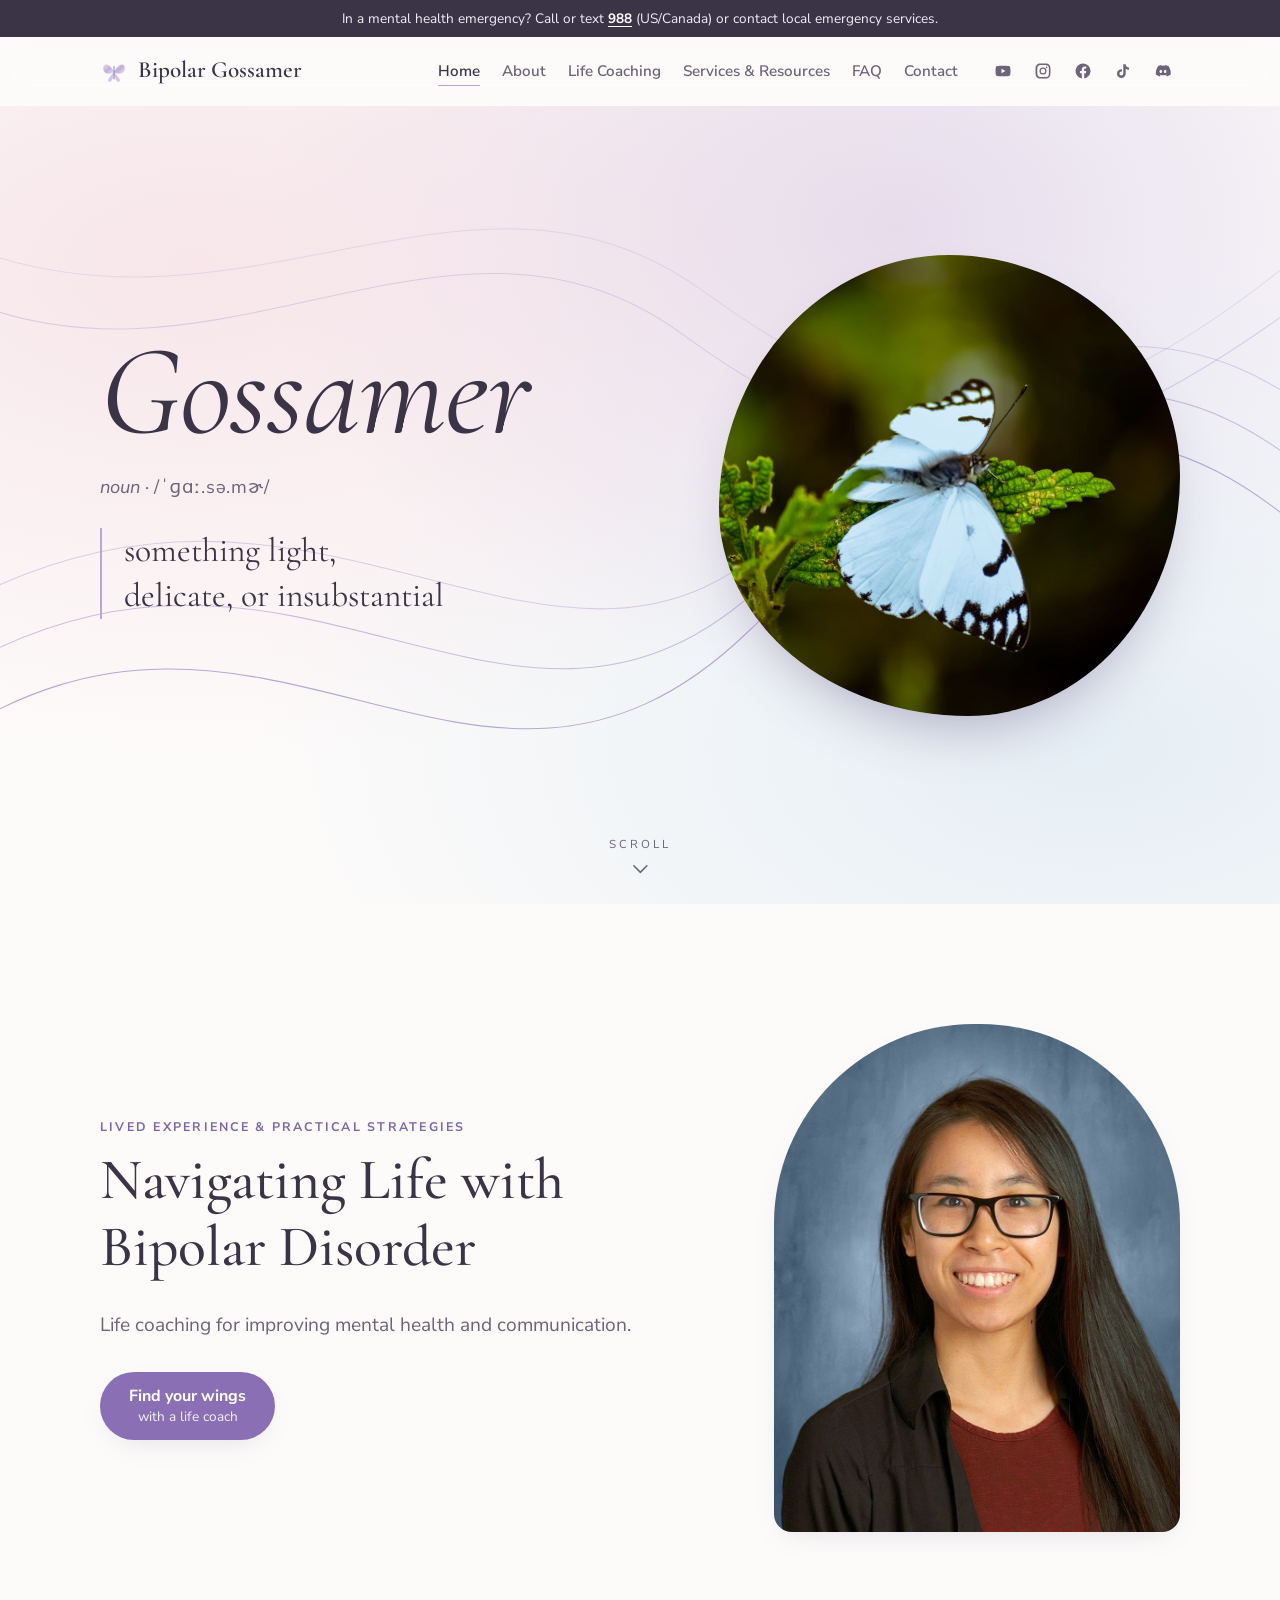
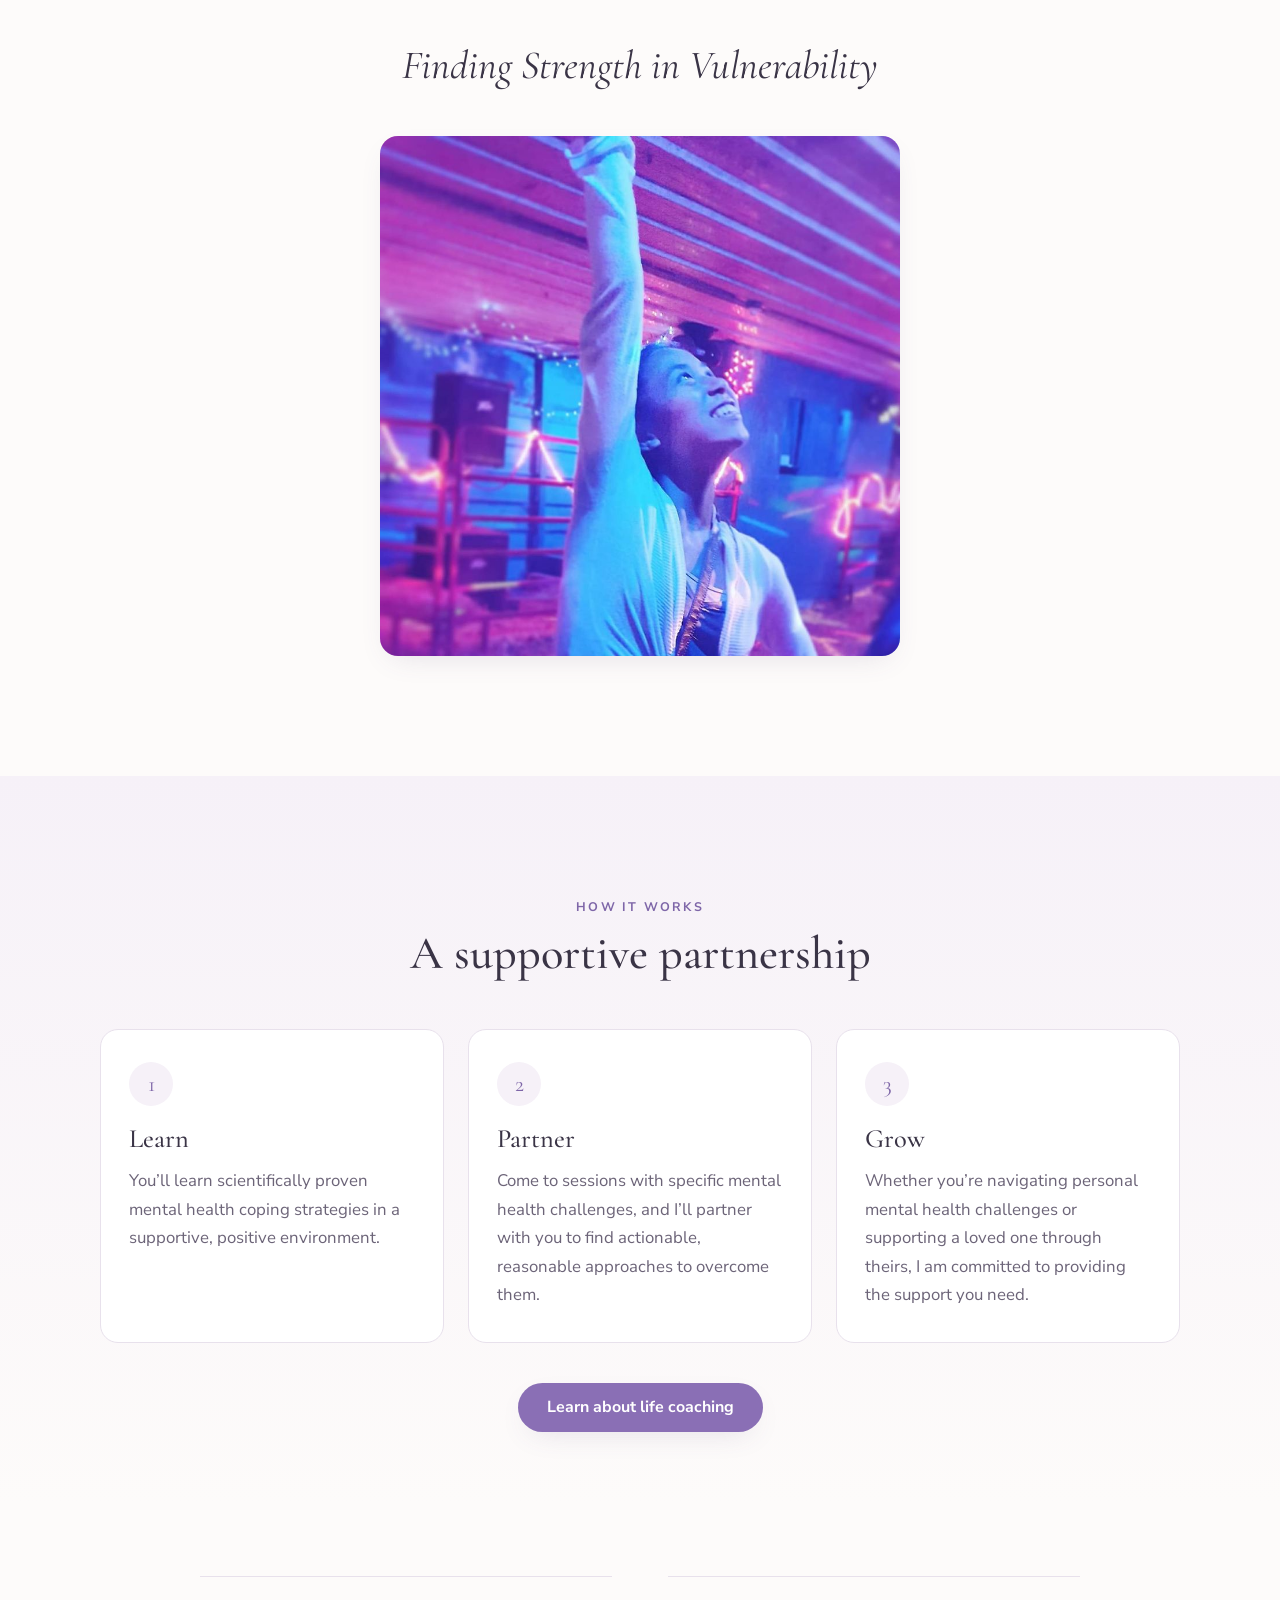
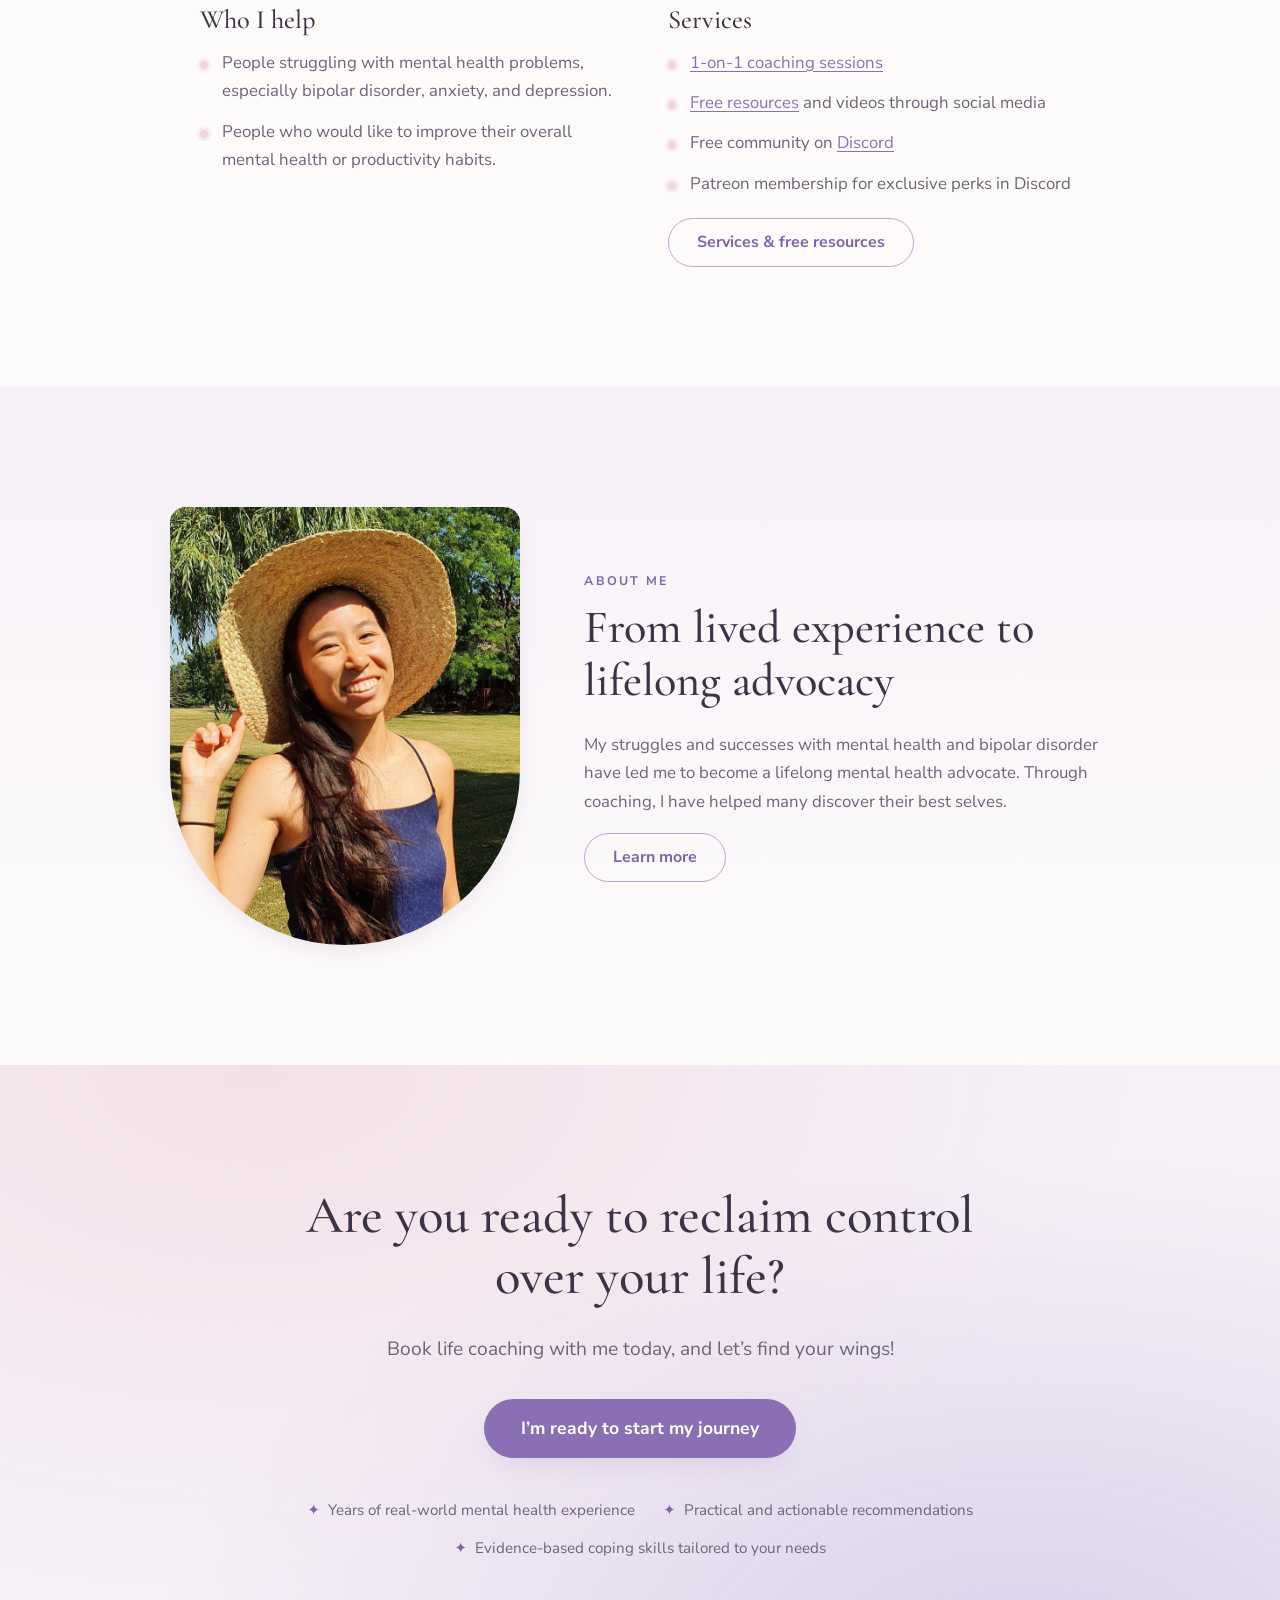
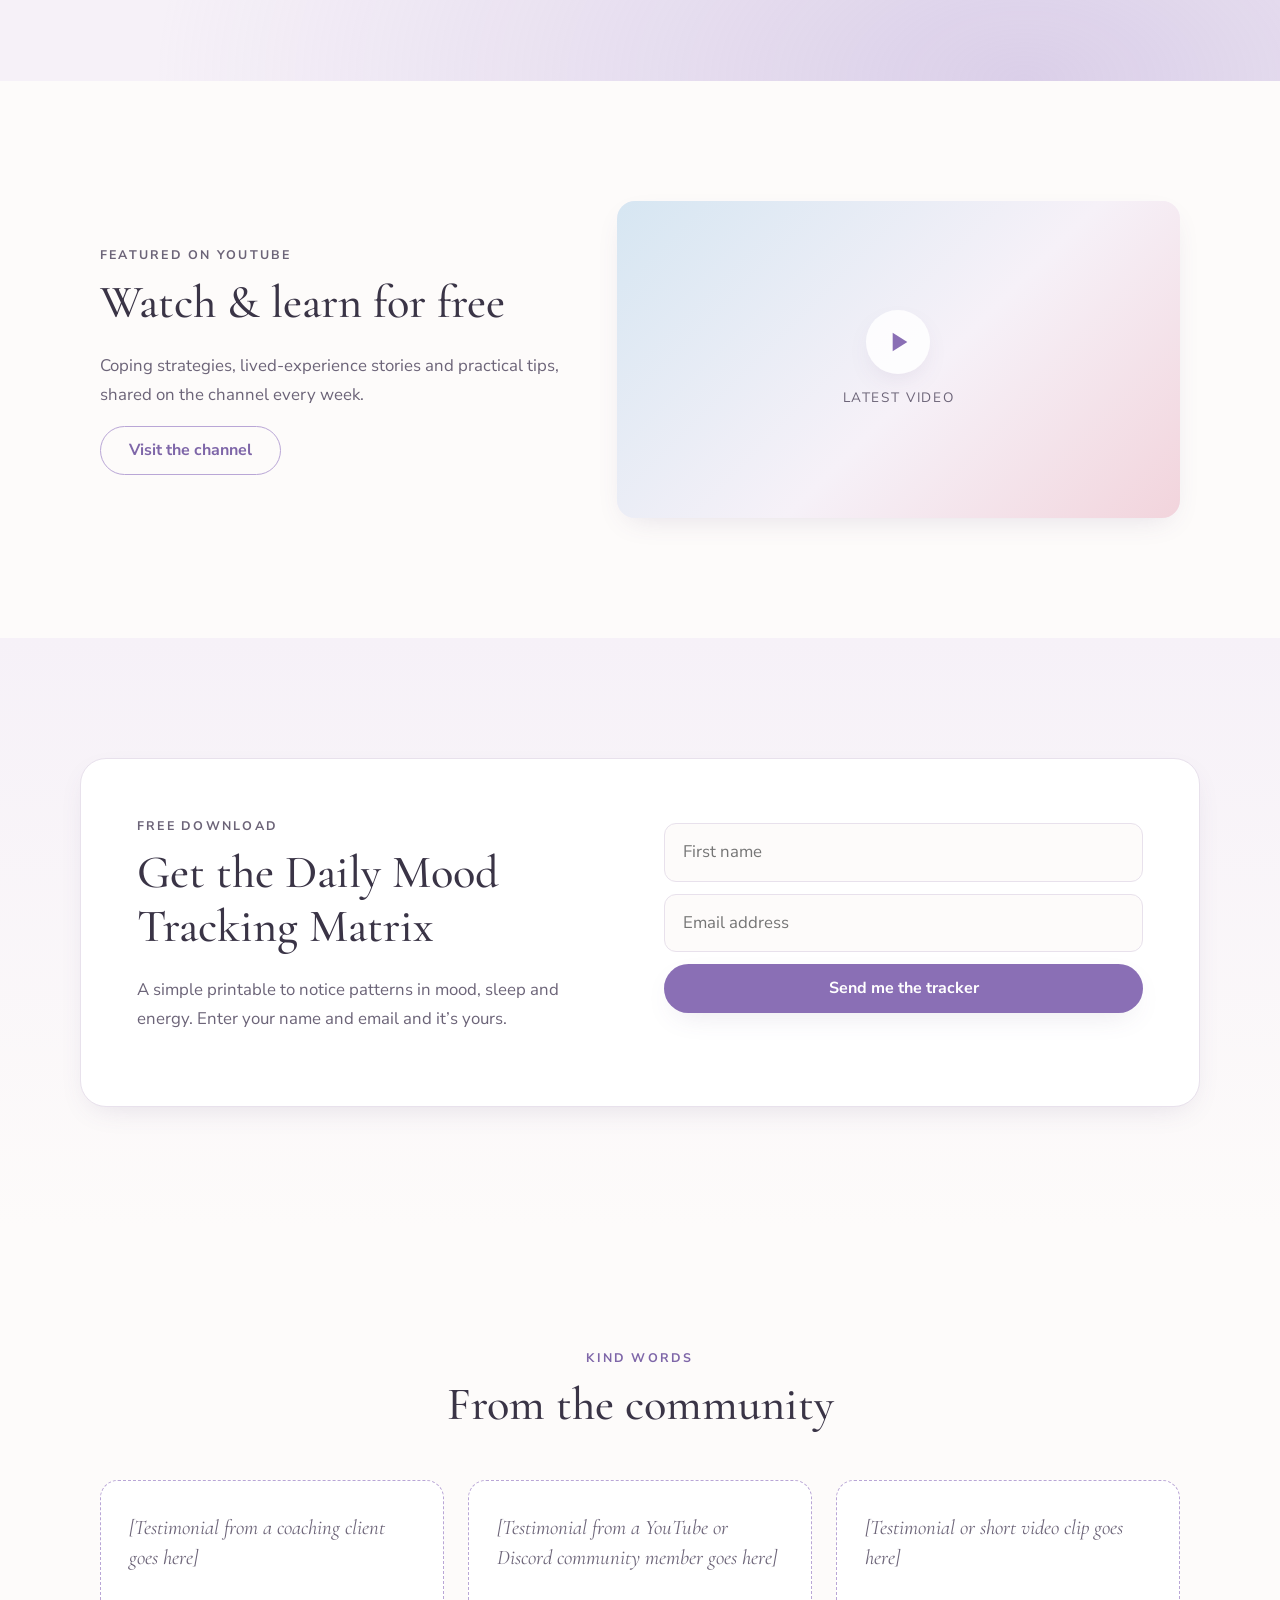
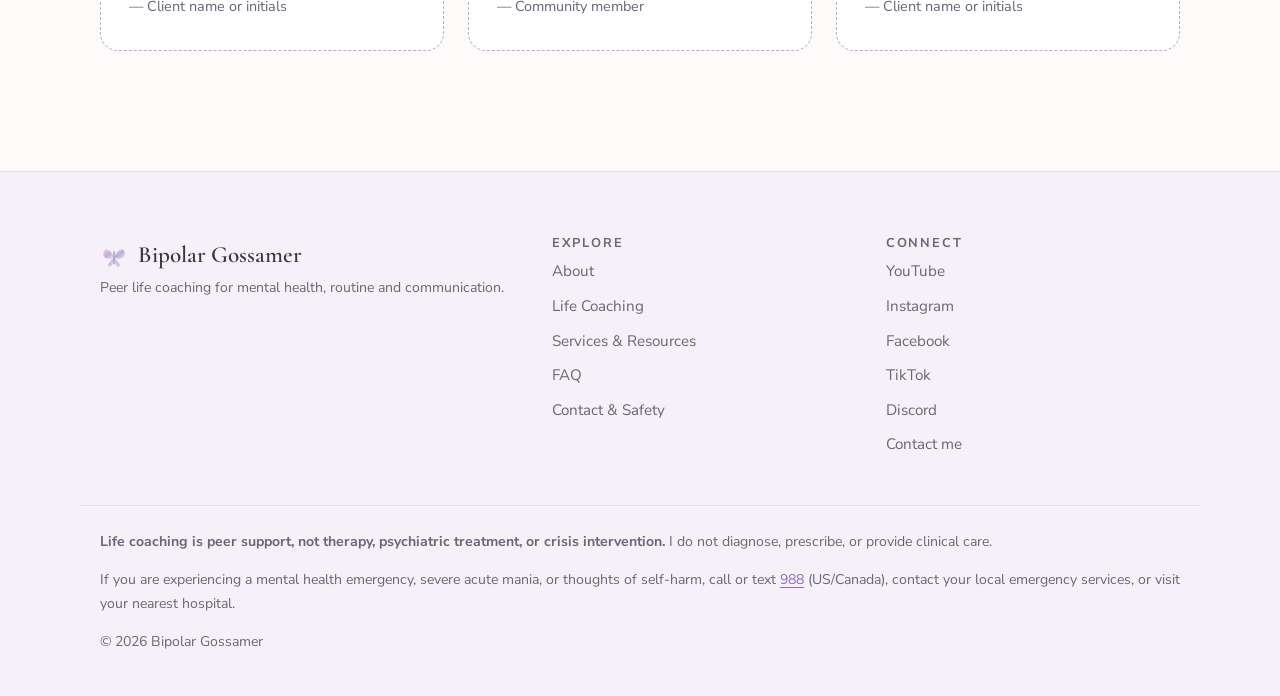
<file: index.html>
<!doctype html>
<html lang="en">
<head>
  <meta charset="utf-8">
  <meta name="viewport" content="width=device-width, initial-scale=1">
  <title>Bipolar Gossamer | Peer Life Coaching for Mental Health</title>
  <meta name="description" content="Navigating life with bipolar disorder: lived experience and practical strategies. Peer life coaching for mental health, routine and communication.">
  <meta property="og:title" content="Bipolar Gossamer | Find your wings">
  <meta property="og:description" content="Peer life coaching for bipolar disorder, anxiety, depression and everyday mental health.">
  <meta property="og:type" content="website">
  <link rel="icon" href="images/favicon.svg" type="image/svg+xml">
  <link rel="preconnect" href="https://fonts.googleapis.com">
  <link rel="preconnect" href="https://fonts.gstatic.com" crossorigin>
  <link href="https://fonts.googleapis.com/css2?family=Cormorant+Garamond:ital,wght@0,400;0,500;0,600;1,400;1,500&family=Nunito+Sans:wght@300;400;600;700&display=swap" rel="stylesheet">
  <link rel="stylesheet" href="css/styles.css">
</head>
<body>

  <!-- Crisis banner (permanent, per planning doc) -->
  <div class="crisis-bar" role="note">
    In a mental health emergency? Call or text <a href="tel:988"><strong>988</strong></a> (US/Canada) or contact local emergency services.
  </div>

  <!-- ============ NAV ============ -->
  <header class="site-header" id="top">
    <nav class="nav container" aria-label="Main">
      <a class="brand" href="index.html">
        <img src="images/favicon.svg" alt="" width="28" height="28">
        <span>Bipolar Gossamer</span>
      </a>

      <button class="nav-toggle" aria-expanded="false" aria-controls="nav-menu">
        <span class="sr-only">Menu</span><span class="bar"></span><span class="bar"></span><span class="bar"></span>
      </button>

      <div class="nav-menu" id="nav-menu">
        <ul class="nav-links">
          <li><a href="index.html" aria-current="page">Home</a></li>
          <li><a href="about.html">About</a></li>
          <li><a href="coaching.html">Life Coaching</a></li>
          <li><a href="resources.html">Services &amp; Resources</a></li>
          <li><a href="faq.html">FAQ</a></li>
          <li><a href="contact.html">Contact</a></li>
        </ul>
        <ul class="social" aria-label="Social media">
          <li><a href="https://www.youtube.com/@bipolargossamer" target="_blank" rel="noopener" aria-label="YouTube"><svg viewBox="0 0 24 24"><path d="M21.6 7.2a2.5 2.5 0 0 0-1.8-1.8C18.2 5 12 5 12 5s-6.2 0-7.8.4A2.5 2.5 0 0 0 2.4 7.2 26 26 0 0 0 2 12a26 26 0 0 0 .4 4.8 2.5 2.5 0 0 0 1.8 1.8c1.6.4 7.8.4 7.8.4s6.2 0 7.8-.4a2.5 2.5 0 0 0 1.8-1.8A26 26 0 0 0 22 12a26 26 0 0 0-.4-4.8zM10 15V9l5.2 3L10 15z"/></svg></a></li>
          <li><a href="https://www.instagram.com/bipolargossamer/" target="_blank" rel="noopener" aria-label="Instagram"><svg viewBox="0 0 24 24"><path d="M12 7.3a4.7 4.7 0 1 0 0 9.4 4.7 4.7 0 0 0 0-9.4zm0 7.7a3 3 0 1 1 0-6 3 3 0 0 1 0 6zm6-7.9a1.1 1.1 0 1 1-2.2 0 1.1 1.1 0 0 1 2.2 0zM21.9 8c0-1.6-.5-3-1.6-4.2C19 2.6 17.6 2.2 16 2.1c-1.6-.1-6.4-.1-8 0-1.6.1-3 .5-4.2 1.7S2.2 6.4 2.1 8c-.1 1.6-.1 6.4 0 8 .1 1.6.5 3 1.7 4.2 1.2 1.2 2.6 1.6 4.2 1.7 1.6.1 6.4.1 8 0 1.6-.1 3-.5 4.2-1.7 1.2-1.2 1.6-2.6 1.7-4.2.1-1.6.1-6.4 0-8zm-2.1 9.7a3.2 3.2 0 0 1-1.8 1.8c-1.3.5-4.3.4-5.7.4s-4.4.1-5.7-.4a3.2 3.2 0 0 1-1.8-1.8c-.5-1.3-.4-4.3-.4-5.7s-.1-4.4.4-5.7A3.2 3.2 0 0 1 6.3 4.5c1.3-.5 4.3-.4 5.7-.4s4.4-.1 5.7.4a3.2 3.2 0 0 1 1.8 1.8c.5 1.3.4 4.3.4 5.7s.1 4.4-.4 5.7z"/></svg></a></li>
          <li><a href="https://www.facebook.com/bipolargossamer" target="_blank" rel="noopener" aria-label="Facebook"><svg viewBox="0 0 24 24"><path d="M22 12a10 10 0 1 0-11.6 9.9v-7H7.9V12h2.5V9.8c0-2.5 1.5-3.9 3.8-3.9 1.1 0 2.2.2 2.2.2v2.5h-1.3c-1.2 0-1.6.8-1.6 1.6V12h2.8l-.4 2.9h-2.3v7A10 10 0 0 0 22 12z"/></svg></a></li>
          <li><a href="https://www.tiktok.com/@bipolargossamer" target="_blank" rel="noopener" aria-label="TikTok"><svg viewBox="0 0 24 24"><path d="M16.6 5.8A4.3 4.3 0 0 1 15.5 3h-3.1v12.4a2.6 2.6 0 1 1-2.6-2.6c.3 0 .5 0 .8.1V9.7a5.8 5.8 0 1 0 5 5.7V9.1a7.3 7.3 0 0 0 4.3 1.4V7.4a4.3 4.3 0 0 1-3.3-1.6z"/></svg></a></li>
          <li><a href="https://discord.gg/2A8UdWzbZ6" target="_blank" rel="noopener" aria-label="Discord"><svg viewBox="0 0 24 24"><path d="M19.3 5.3A16.5 16.5 0 0 0 15.2 4l-.5 1a15.3 15.3 0 0 0-4.6 0L9.6 4a16.4 16.4 0 0 0-4.1 1.3C2.9 9.2 2.2 13 2.5 16.8a16.6 16.6 0 0 0 5 2.5l1.1-1.7a10.7 10.7 0 0 1-1.7-.8l.4-.3a11.8 11.8 0 0 0 10.2 0l.4.3c-.5.3-1.1.6-1.7.8l1.1 1.7a16.5 16.5 0 0 0 5-2.5c.4-4.4-.7-8.2-3-11.5zM9.1 14.5c-1 0-1.8-.9-1.8-2s.8-2 1.8-2 1.8.9 1.8 2-.8 2-1.8 2zm5.8 0c-1 0-1.8-.9-1.8-2s.8-2 1.8-2 1.8.9 1.8 2-.8 2-1.8 2z"/></svg></a></li>
        </ul>
      </div>
    </nav>
  </header>

  <main>

    <!-- ============ ABOVE THE FOLD ============ -->
    <section class="hero" id="hero" aria-label="Gossamer definition">
      <svg class="threads" viewBox="0 0 1200 800" preserveAspectRatio="xMidYMid slice" aria-hidden="true">
        <g fill="none" stroke="currentColor" stroke-width="1">
          <path d="M-50 620 C 250 420, 450 760, 700 520 S 1100 300, 1260 460"/>
          <path d="M-50 560 C 280 360, 480 700, 720 470 S 1120 260, 1260 400" opacity=".7"/>
          <path d="M-50 500 C 300 300, 520 640, 740 420 S 1140 220, 1260 340" opacity=".5"/>
          <path d="M-50 200 C 200 320, 420 80, 640 240 S 1000 380, 1260 180" opacity=".45"/>
          <path d="M-50 150 C 220 270, 440 40, 660 200 S 1020 340, 1260 130" opacity=".3"/>
        </g>
      </svg>

      <div class="hero-inner container">
        <div class="definition reveal">
          <h1 class="word">Gossamer</h1>
          <p class="pos"><em>noun</em> &middot; <span class="ipa">/ˈɡɑː.sə.mɚ/</span></p>
          <p class="meaning">something light, delicate, or insubstantial</p>
        </div>
        <figure class="hero-image reveal">
          <div class="img-frame"><img src="images/butterfly.jpg" alt="A white butterfly resting on a green leaf"></div>
        </figure>
      </div>

      <a href="#welcome" class="scroll-cue" aria-label="Continue to next section">
        <span>scroll</span>
        <svg viewBox="0 0 24 24" aria-hidden="true"><path d="M6 9l6 6 6-6" fill="none" stroke="currentColor" stroke-width="1.5" stroke-linecap="round"/></svg>
      </a>
    </section>

    <!-- ============ BELOW THE FOLD ============ -->
    <section class="welcome section" id="welcome">
      <div class="container welcome-grid">
        <div class="welcome-copy reveal">
          <p class="eyebrow">Lived experience &amp; practical strategies</p>
          <h2>Navigating Life with Bipolar Disorder</h2>
          <p class="lead">Life coaching for improving mental health and communication.</p>
          <a class="btn btn-primary" href="coaching.html">Find your wings <span class="btn-sub">with a life coach</span></a>
        </div>
        <figure class="portrait reveal">
          <div class="img-frame tall"><img src="images/portrait.jpg" alt="Cynthia, the coach behind Bipolar Gossamer" loading="lazy"></div>
        </figure>
      </div>

      <div class="container strength reveal">
        <h3>Finding Strength in Vulnerability</h3>
        <div class="img-frame wide"><img src="images/strength.jpg" alt="Cynthia reaching upward under colorful lights, smiling" loading="lazy"></div>
      </div>
    </section>

    <!-- ============ HOW IT WORKS ============ -->
    <section class="how section tinted" id="how-it-works">
      <div class="container">
        <p class="eyebrow center">How it works</p>
        <h2 class="center">A supportive partnership</h2>
        <ol class="steps">
          <li class="card reveal">
            <span class="step-num">1</span>
            <h3>Learn</h3>
            <p>You’ll learn scientifically proven mental health coping strategies in a supportive, positive environment.</p>
          </li>
          <li class="card reveal">
            <span class="step-num">2</span>
            <h3>Partner</h3>
            <p>Come to sessions with specific mental health challenges, and I’ll partner with you to find actionable, reasonable approaches to overcome them.</p>
          </li>
          <li class="card reveal">
            <span class="step-num">3</span>
            <h3>Grow</h3>
            <p>Whether you’re navigating personal mental health challenges or supporting a loved one through theirs, I am committed to providing the support you need.</p>
          </li>
        </ol>
        <p class="center how-cta"><a class="btn btn-primary" href="coaching.html">Learn about life coaching</a></p>
      </div>
    </section>

    <!-- ============ OVERVIEW ============ -->
    <section class="overview section" id="overview">
      <div class="container overview-grid">
        <article class="reveal">
          <h3>Who I help</h3>
          <ul class="soft-list">
            <li>People struggling with mental health problems, especially bipolar disorder, anxiety, and depression.</li>
            <li>People who would like to improve their overall mental health or productivity habits.</li>
          </ul>
        </article>
        <article class="reveal">
          <h3>Services</h3>
          <ul class="soft-list">
            <li><a href="coaching.html">1-on-1 coaching sessions</a></li>
            <li><a href="resources.html">Free resources</a> and videos through social media</li>
            <li>Free community on <a href="https://discord.gg/2A8UdWzbZ6" target="_blank" rel="noopener">Discord</a></li>
            <!-- TODO: link to Patreon once the page exists, e.g. <a href="https://www.patreon.com/...">Patreon membership</a> -->
            <li>Patreon membership for exclusive perks in Discord</li>
          </ul>
          <a class="btn btn-ghost" href="resources.html">Services &amp; free resources</a>
        </article>
      </div>
    </section>

    <!-- ============ ABOUT ME ============ -->
    <section class="about-band section tinted" id="about">
      <div class="container about-grid">
        <figure class="about-photo reveal">
          <!-- images/about.jpg = "Fb pfp" from the Website Pictures folder -->
          <div class="img-frame tall"><img src="images/about.jpg" alt="Cynthia smiling" loading="lazy"></div>
        </figure>
        <div class="reveal">
          <p class="eyebrow">About me</p>
          <h2>From lived experience to lifelong advocacy</h2>
          <p>My struggles and successes with mental health and bipolar disorder have led me to become a lifelong mental health advocate. Through coaching, I have helped many discover their best selves.</p>
          <a class="btn btn-ghost" href="about.html">Learn more</a>
        </div>
      </div>
    </section>

    <!-- ============ CALL TO ACTION ============ -->
    <section class="cta section" id="start">
      <div class="container cta-inner reveal">
        <h2>Are you ready to reclaim control over your life?</h2>
        <p class="lead">Book life coaching with me today, and let’s find your wings!</p>
        <a class="btn btn-primary btn-lg" href="coaching.html">I’m ready to start my journey</a>
        <ul class="pillars">
          <li><span aria-hidden="true">✦</span> Years of real-world mental health experience</li>
          <li><span aria-hidden="true">✦</span> Practical and actionable recommendations</li>
          <li><span aria-hidden="true">✦</span> Evidence-based coping skills tailored to your needs</li>
        </ul>
      </div>
    </section>

    <!-- ============ FEATURED VIDEO ============ -->
    <section class="video section" id="watch">
      <div class="container video-grid">
        <div class="reveal">
          <p class="eyebrow">Featured on YouTube</p>
          <h2>Watch &amp; learn for free</h2>
          <p>Coping strategies, lived-experience stories and practical tips, shared on the channel every week.</p>
          <a class="btn btn-ghost" href="https://www.youtube.com/@bipolargossamer" target="_blank" rel="noopener">Visit the channel</a>
        </div>
        <div class="video-frame reveal">
          <!--
            TODO: paste a video ID to embed. From a URL like https://www.youtube.com/watch?v=ABC123xyz
            set data-video-id="ABC123xyz" below. Until then, the placeholder links to the channel.
          -->
          <div class="yt" data-video-id="">
            <a class="yt-placeholder" href="https://www.youtube.com/@bipolargossamer" target="_blank" rel="noopener">
              <svg viewBox="0 0 24 24" aria-hidden="true"><path d="M8 5v14l11-7z"/></svg>
              <span>Latest video</span>
            </a>
          </div>
        </div>
      </div>
    </section>

    <!-- ============ LEAD MAGNET ============ -->
    <section class="lead-magnet section tinted" id="free-tracker">
      <div class="container lead-inner reveal">
        <div>
          <p class="eyebrow">Free download</p>
          <h2>Get the Daily Mood Tracking Matrix</h2>
          <p>A simple printable to notice patterns in mood, sleep and energy. Enter your name and email and it’s yours.</p>
        </div>
        <!--
          TODO: connect to an email service (e.g. a Tally form, MailerLite or Kit).
          Easiest: replace this whole <form> with the embed code from that service.
        -->
        <form class="signup" action="#" method="post" data-placeholder="true">
          <label><span class="sr-only">Name</span><input type="text" name="name" placeholder="First name" required></label>
          <label><span class="sr-only">Email</span><input type="email" name="email" placeholder="Email address" required></label>
          <button class="btn btn-primary" type="submit">Send me the tracker</button>
          <p class="form-note" aria-live="polite"></p>
        </form>
      </div>
    </section>

    <!-- ============ REVIEWS ============ -->
    <section class="reviews section" id="reviews">
      <div class="container">
        <p class="eyebrow center">Kind words</p>
        <h2 class="center">From the community</h2>
        <!-- TODO: replace with real, permission-granted testimonials from clients or subscribers -->
        <div class="review-grid">
          <blockquote class="card reveal placeholder-quote">
            <p>[Testimonial from a coaching client goes here]</p>
            <footer>— Client name or initials</footer>
          </blockquote>
          <blockquote class="card reveal placeholder-quote">
            <p>[Testimonial from a YouTube or Discord community member goes here]</p>
            <footer>— Community member</footer>
          </blockquote>
          <blockquote class="card reveal placeholder-quote">
            <p>[Testimonial or short video clip goes here]</p>
            <footer>— Client name or initials</footer>
          </blockquote>
        </div>
      </div>
    </section>

  </main>

  <!-- ============ FOOTER ============ -->
  <footer class="site-footer">
    <div class="container footer-grid">
      <div>
        <a class="brand" href="index.html"><img src="images/favicon.svg" alt="" width="28" height="28"><span>Bipolar Gossamer</span></a>
        <p class="small">Peer life coaching for mental health, routine and communication.</p>
      </div>
      <div>
        <h4>Explore</h4>
        <ul class="footer-links">
          <li><a href="about.html">About</a></li>
          <li><a href="coaching.html">Life Coaching</a></li>
          <li><a href="resources.html">Services &amp; Resources</a></li>
          <li><a href="faq.html">FAQ</a></li>
          <li><a href="contact.html">Contact &amp; Safety</a></li>
        </ul>
      </div>
      <div>
        <h4>Connect</h4>
        <ul class="footer-links">
          <li><a href="https://www.youtube.com/@bipolargossamer" target="_blank" rel="noopener">YouTube</a></li>
          <li><a href="https://www.instagram.com/bipolargossamer/" target="_blank" rel="noopener">Instagram</a></li>
          <li><a href="https://www.facebook.com/bipolargossamer" target="_blank" rel="noopener">Facebook</a></li>
          <li><a href="https://www.tiktok.com/@bipolargossamer" target="_blank" rel="noopener">TikTok</a></li>
          <li><a href="https://discord.gg/2A8UdWzbZ6" target="_blank" rel="noopener">Discord</a></li>
          <li><a href="contact.html">Contact me</a></li>
        </ul>
      </div>
    </div>
    <div class="container disclaimer">
      <p><strong>Life coaching is peer support, not therapy, psychiatric treatment, or crisis intervention.</strong> I do not diagnose, prescribe, or provide clinical care.</p>
      <p>If you are experiencing a mental health emergency, severe acute mania, or thoughts of self-harm, call or text <a href="tel:988">988</a> (US/Canada), contact your local emergency services, or visit your nearest hospital.</p>
      <p class="small">&copy; <span id="year">2026</span> Bipolar Gossamer</p>
    </div>
  </footer>

  <script src="js/main.js" defer></script>
</body>
</html>
</file>
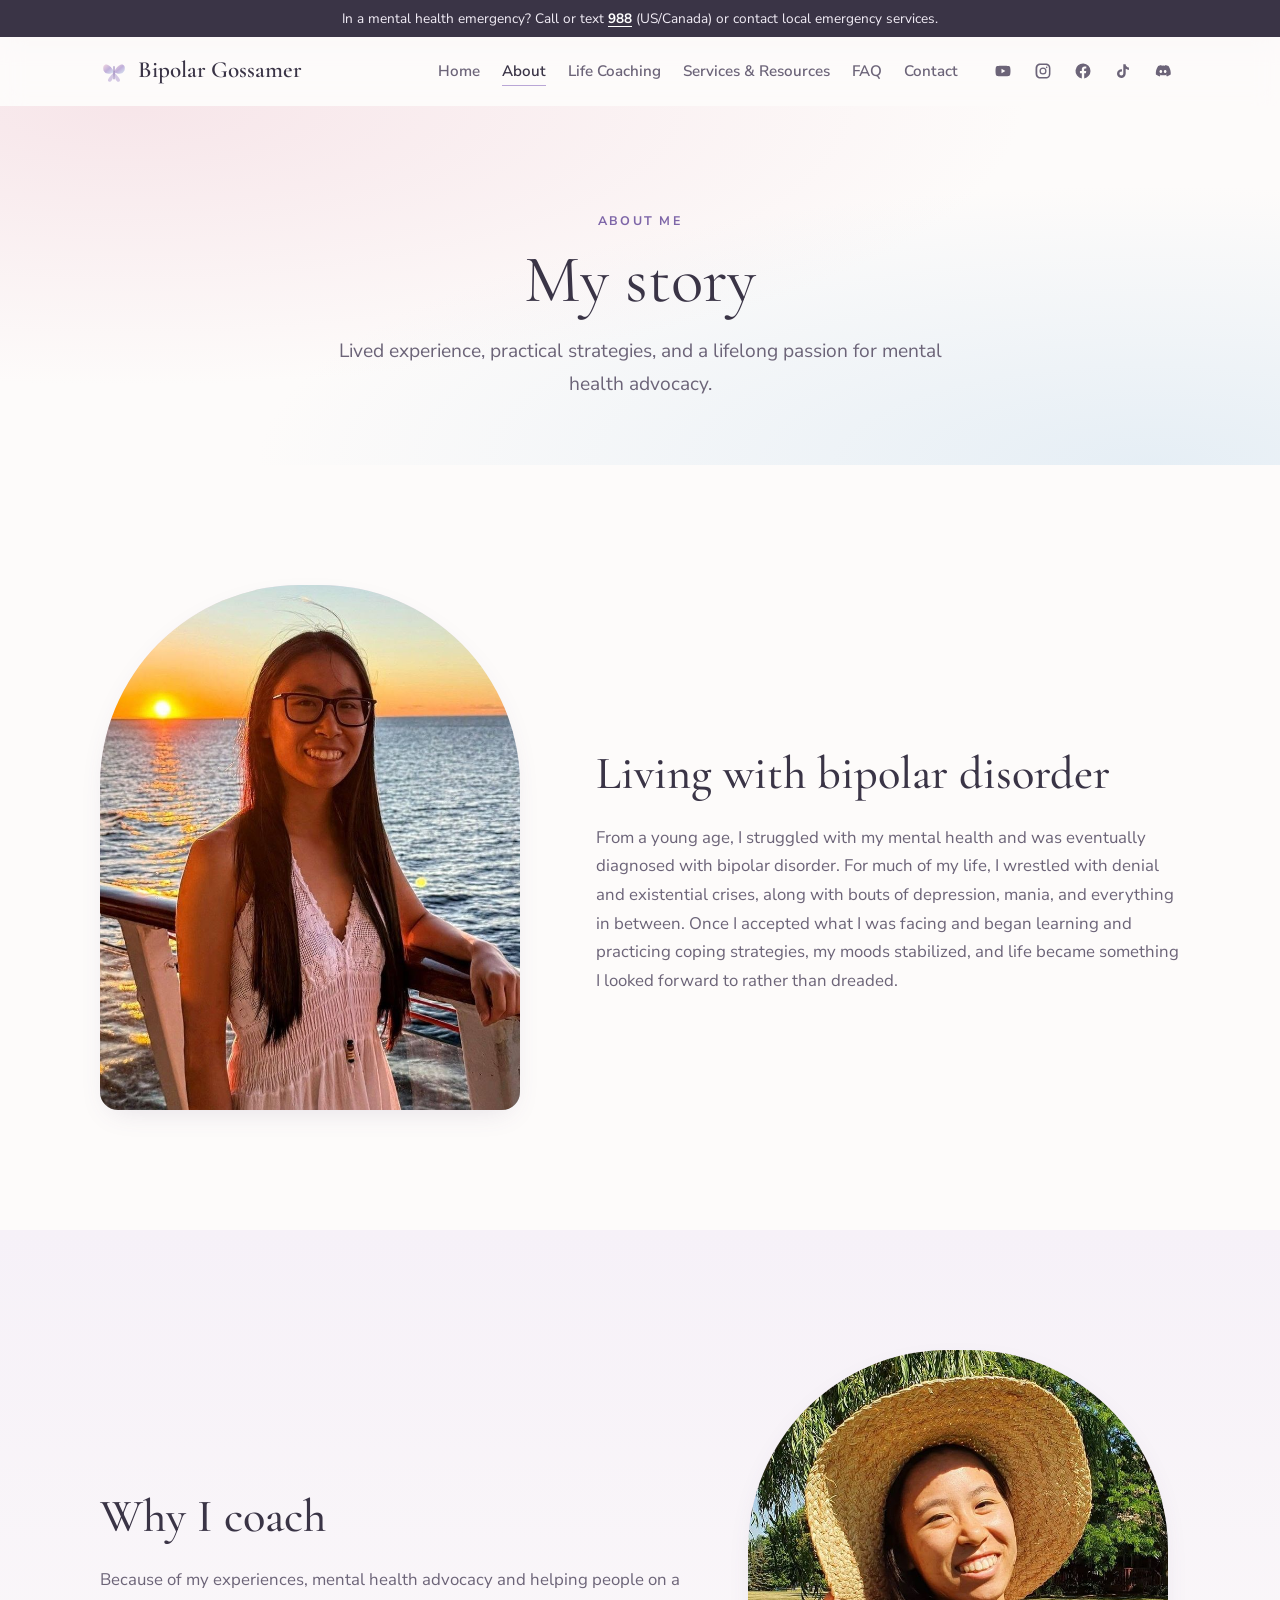
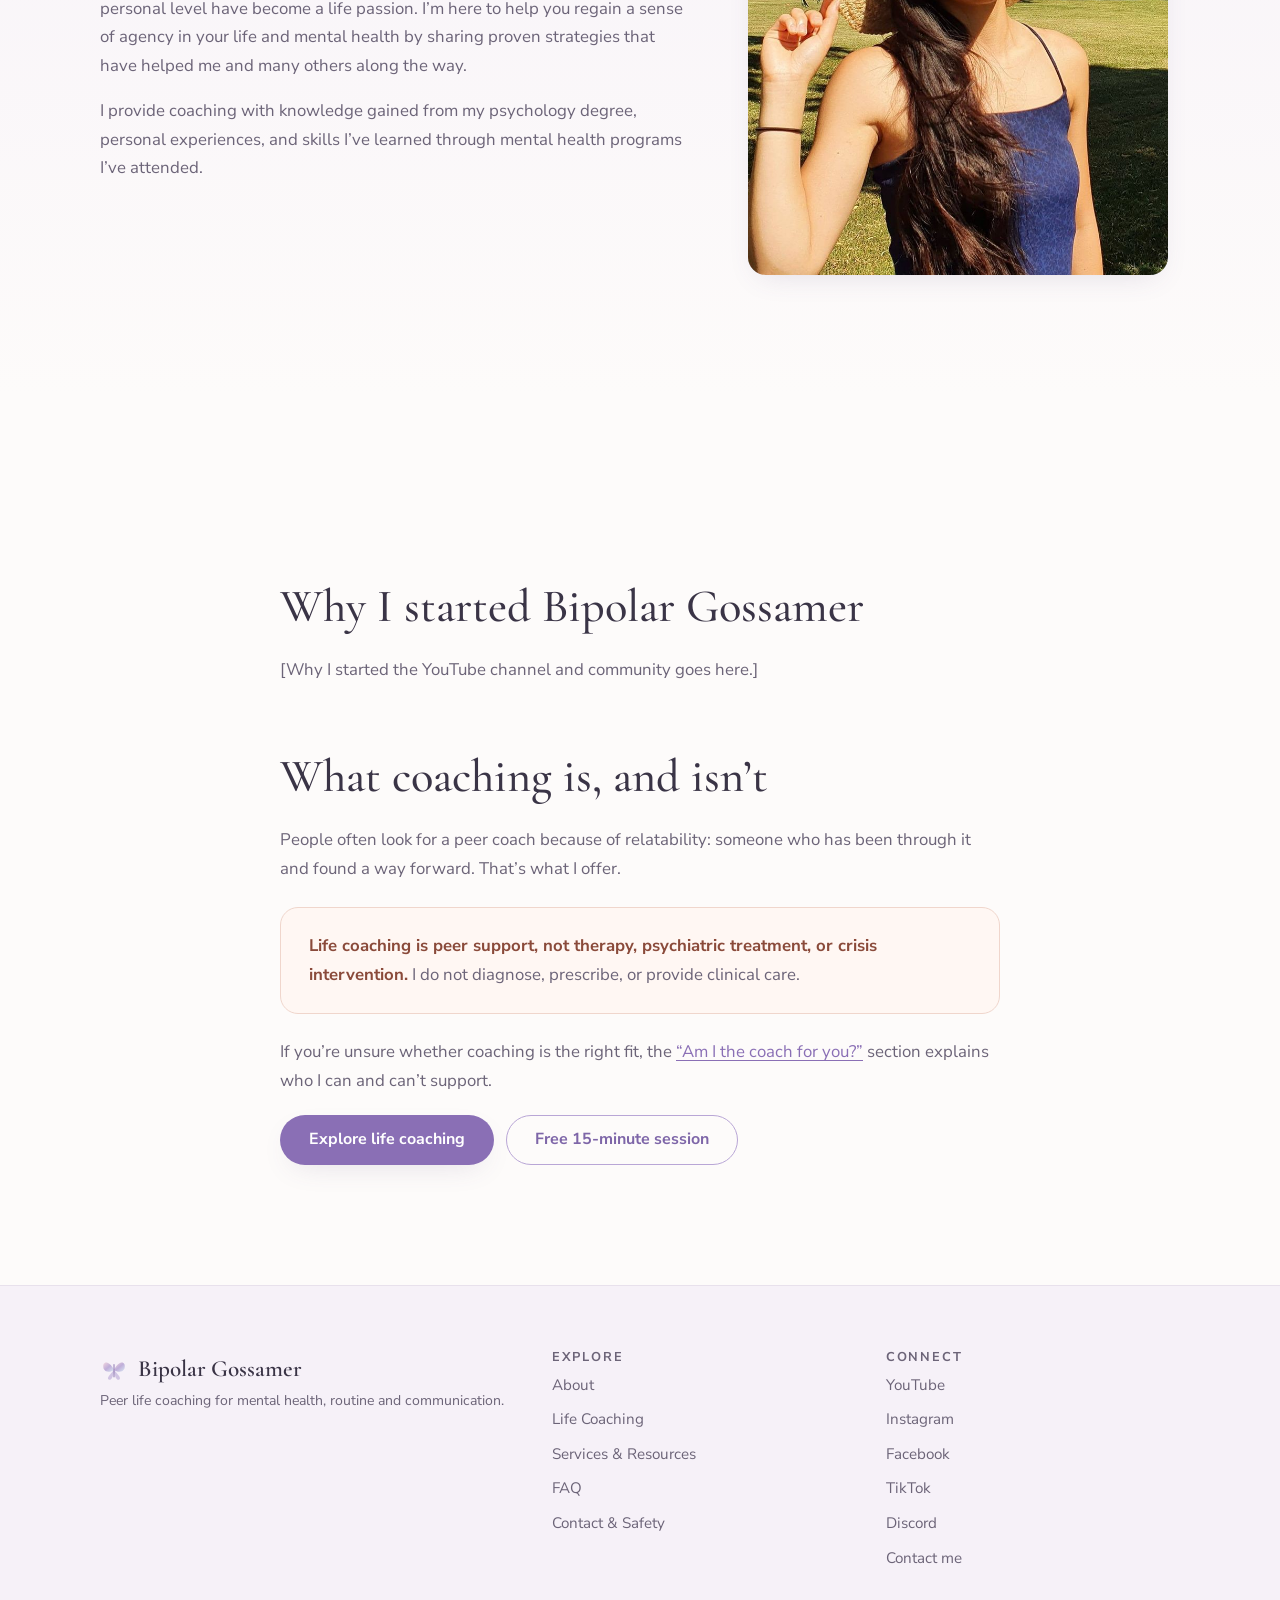
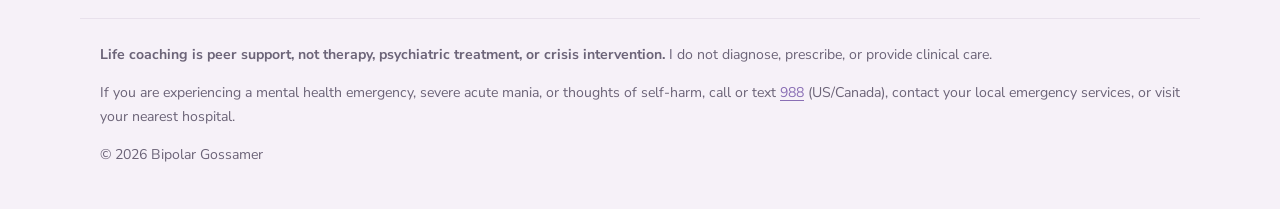
<file: about.html>
<!doctype html>
<html lang="en">
<head>
  <meta charset="utf-8">
  <meta name="viewport" content="width=device-width, initial-scale=1">
  <title>About | Bipolar Gossamer</title>
  <meta name="description" content="My story with bipolar disorder, why I coach, and what peer coaching is (and isn't).">
  <meta property="og:title" content="About | Bipolar Gossamer">
  <meta property="og:description" content="My story with bipolar disorder, why I coach, and what peer coaching is (and isn't).">
  <meta property="og:type" content="website">
  <link rel="icon" href="images/favicon.svg" type="image/svg+xml">
  <link rel="preconnect" href="https://fonts.googleapis.com">
  <link rel="preconnect" href="https://fonts.gstatic.com" crossorigin>
  <link href="https://fonts.googleapis.com/css2?family=Cormorant+Garamond:ital,wght@0,400;0,500;0,600;1,400;1,500&family=Nunito+Sans:wght@300;400;600;700&display=swap" rel="stylesheet">
  <link rel="stylesheet" href="css/styles.css">
</head>
<body>

  <!-- Crisis banner (permanent, per planning doc) -->
  <div class="crisis-bar" role="note">
    In a mental health emergency? Call or text <a href="tel:988"><strong>988</strong></a> (US/Canada) or contact local emergency services.
  </div>

  <!-- ============ NAV ============ -->
  <header class="site-header" id="top">
    <nav class="nav container" aria-label="Main">
      <a class="brand" href="index.html">
        <img src="images/favicon.svg" alt="" width="28" height="28">
        <span>Bipolar Gossamer</span>
      </a>

      <button class="nav-toggle" aria-expanded="false" aria-controls="nav-menu">
        <span class="sr-only">Menu</span><span class="bar"></span><span class="bar"></span><span class="bar"></span>
      </button>

      <div class="nav-menu" id="nav-menu">
        <ul class="nav-links">
          <li><a href="index.html">Home</a></li>
          <li><a href="about.html" aria-current="page">About</a></li>
          <li><a href="coaching.html">Life Coaching</a></li>
          <li><a href="resources.html">Services &amp; Resources</a></li>
          <li><a href="faq.html">FAQ</a></li>
          <li><a href="contact.html">Contact</a></li>
        </ul>
        <ul class="social" aria-label="Social media">
          <li><a href="https://www.youtube.com/@bipolargossamer" target="_blank" rel="noopener" aria-label="YouTube"><svg viewBox="0 0 24 24"><path d="M21.6 7.2a2.5 2.5 0 0 0-1.8-1.8C18.2 5 12 5 12 5s-6.2 0-7.8.4A2.5 2.5 0 0 0 2.4 7.2 26 26 0 0 0 2 12a26 26 0 0 0 .4 4.8 2.5 2.5 0 0 0 1.8 1.8c1.6.4 7.8.4 7.8.4s6.2 0 7.8-.4a2.5 2.5 0 0 0 1.8-1.8A26 26 0 0 0 22 12a26 26 0 0 0-.4-4.8zM10 15V9l5.2 3L10 15z"/></svg></a></li>
          <li><a href="https://www.instagram.com/bipolargossamer/" target="_blank" rel="noopener" aria-label="Instagram"><svg viewBox="0 0 24 24"><path d="M12 7.3a4.7 4.7 0 1 0 0 9.4 4.7 4.7 0 0 0 0-9.4zm0 7.7a3 3 0 1 1 0-6 3 3 0 0 1 0 6zm6-7.9a1.1 1.1 0 1 1-2.2 0 1.1 1.1 0 0 1 2.2 0zM21.9 8c0-1.6-.5-3-1.6-4.2C19 2.6 17.6 2.2 16 2.1c-1.6-.1-6.4-.1-8 0-1.6.1-3 .5-4.2 1.7S2.2 6.4 2.1 8c-.1 1.6-.1 6.4 0 8 .1 1.6.5 3 1.7 4.2 1.2 1.2 2.6 1.6 4.2 1.7 1.6.1 6.4.1 8 0 1.6-.1 3-.5 4.2-1.7 1.2-1.2 1.6-2.6 1.7-4.2.1-1.6.1-6.4 0-8zm-2.1 9.7a3.2 3.2 0 0 1-1.8 1.8c-1.3.5-4.3.4-5.7.4s-4.4.1-5.7-.4a3.2 3.2 0 0 1-1.8-1.8c-.5-1.3-.4-4.3-.4-5.7s-.1-4.4.4-5.7A3.2 3.2 0 0 1 6.3 4.5c1.3-.5 4.3-.4 5.7-.4s4.4-.1 5.7.4a3.2 3.2 0 0 1 1.8 1.8c.5 1.3.4 4.3.4 5.7s.1 4.4-.4 5.7z"/></svg></a></li>
          <li><a href="https://www.facebook.com/bipolargossamer" target="_blank" rel="noopener" aria-label="Facebook"><svg viewBox="0 0 24 24"><path d="M22 12a10 10 0 1 0-11.6 9.9v-7H7.9V12h2.5V9.8c0-2.5 1.5-3.9 3.8-3.9 1.1 0 2.2.2 2.2.2v2.5h-1.3c-1.2 0-1.6.8-1.6 1.6V12h2.8l-.4 2.9h-2.3v7A10 10 0 0 0 22 12z"/></svg></a></li>
          <li><a href="https://www.tiktok.com/@bipolargossamer" target="_blank" rel="noopener" aria-label="TikTok"><svg viewBox="0 0 24 24"><path d="M16.6 5.8A4.3 4.3 0 0 1 15.5 3h-3.1v12.4a2.6 2.6 0 1 1-2.6-2.6c.3 0 .5 0 .8.1V9.7a5.8 5.8 0 1 0 5 5.7V9.1a7.3 7.3 0 0 0 4.3 1.4V7.4a4.3 4.3 0 0 1-3.3-1.6z"/></svg></a></li>
          <li><a href="https://discord.gg/2A8UdWzbZ6" target="_blank" rel="noopener" aria-label="Discord"><svg viewBox="0 0 24 24"><path d="M19.3 5.3A16.5 16.5 0 0 0 15.2 4l-.5 1a15.3 15.3 0 0 0-4.6 0L9.6 4a16.4 16.4 0 0 0-4.1 1.3C2.9 9.2 2.2 13 2.5 16.8a16.6 16.6 0 0 0 5 2.5l1.1-1.7a10.7 10.7 0 0 1-1.7-.8l.4-.3a11.8 11.8 0 0 0 10.2 0l.4.3c-.5.3-1.1.6-1.7.8l1.1 1.7a16.5 16.5 0 0 0 5-2.5c.4-4.4-.7-8.2-3-11.5zM9.1 14.5c-1 0-1.8-.9-1.8-2s.8-2 1.8-2 1.8.9 1.8 2-.8 2-1.8 2zm5.8 0c-1 0-1.8-.9-1.8-2s.8-2 1.8-2 1.8.9 1.8 2-.8 2-1.8 2z"/></svg></a></li>
        </ul>
      </div>
    </nav>
  </header>

  <main>

    <section class="page-hero">
      <div class="container">
        <p class="eyebrow">About me</p>
        <h1>My story</h1>
        <p class="lead">Lived experience, practical strategies, and a lifelong passion for mental health advocacy.</p>
      </div>
    </section>

    <section class="section">
      <div class="container split">
        <figure class="reveal">
          <div class="img-frame tall"><img src="images/sunset.jpg" alt="Cynthia smiling on a ship deck at sunset" loading="lazy"></div>
        </figure>
        <div class="prose reveal">
          <h2>Living with bipolar disorder</h2>
          <p>From a young age, I struggled with my mental health and was eventually diagnosed with bipolar disorder. For much of my life, I wrestled with denial and existential crises, along with bouts of depression, mania, and everything in between. Once I accepted what I was facing and began learning and practicing coping strategies, my moods stabilized, and life became something I looked forward to rather than dreaded.</p>
        </div>
      </div>
    </section>

    <section class="section tinted">
      <div class="container split reverse">
        <figure class="reveal">
          <div class="img-frame tall"><img src="images/about.jpg" alt="Cynthia in a sun hat, smiling outdoors" loading="lazy"></div>
        </figure>
        <div class="prose reveal">
          <h2>Why I coach</h2>
          <p>Because of my experiences, mental health advocacy and helping people on a personal level have become a life passion. I’m here to help you regain a sense of agency in your life and mental health by sharing proven strategies that have helped me and many others along the way.</p>
          <p>I provide coaching with knowledge gained from my psychology degree, personal experiences, and skills I’ve learned through mental health programs I’ve attended.</p>
        </div>
      </div>
    </section>

    <section class="section">
      <div class="container narrow prose reveal">
        <h2>Why I started Bipolar Gossamer</h2>
        <!-- TODO (Cynthia): a few sentences on why you started the YouTube channel and community -->
        <p>[Why I started the YouTube channel and community goes here.]</p>

        <h2>What coaching is, and isn’t</h2>
        <p>People often look for a peer coach because of relatability: someone who has been through it and found a way forward. That’s what I offer.</p>
        <div class="callout important">
          <p><strong>Life coaching is peer support, not therapy, psychiatric treatment, or crisis intervention.</strong> I do not diagnose, prescribe, or provide clinical care.</p>
        </div>
        <p>If you’re unsure whether coaching is the right fit, the <a href="coaching.html#fit">“Am I the coach for you?”</a> section explains who I can and can’t support.</p>

        <!-- TODO (Cynthia): Press / media / appearances. Add podcasts or interviews here when you have them. -->

        <div class="btn-row">
          <a class="btn btn-primary" href="coaching.html">Explore life coaching</a>
          <a class="btn btn-ghost" href="free-session.html">Free 15-minute session</a>
        </div>
      </div>
    </section>

  </main>

  <!-- ============ FOOTER ============ -->
  <footer class="site-footer">
    <div class="container footer-grid">
      <div>
        <a class="brand" href="index.html"><img src="images/favicon.svg" alt="" width="28" height="28"><span>Bipolar Gossamer</span></a>
        <p class="small">Peer life coaching for mental health, routine and communication.</p>
      </div>
      <div>
        <h4>Explore</h4>
        <ul class="footer-links">
          <li><a href="about.html">About</a></li>
          <li><a href="coaching.html">Life Coaching</a></li>
          <li><a href="resources.html">Services &amp; Resources</a></li>
          <li><a href="faq.html">FAQ</a></li>
          <li><a href="contact.html">Contact &amp; Safety</a></li>
        </ul>
      </div>
      <div>
        <h4>Connect</h4>
        <ul class="footer-links">
          <li><a href="https://www.youtube.com/@bipolargossamer" target="_blank" rel="noopener">YouTube</a></li>
          <li><a href="https://www.instagram.com/bipolargossamer/" target="_blank" rel="noopener">Instagram</a></li>
          <li><a href="https://www.facebook.com/bipolargossamer" target="_blank" rel="noopener">Facebook</a></li>
          <li><a href="https://www.tiktok.com/@bipolargossamer" target="_blank" rel="noopener">TikTok</a></li>
          <li><a href="https://discord.gg/2A8UdWzbZ6" target="_blank" rel="noopener">Discord</a></li>
          <li><a href="contact.html">Contact me</a></li>
        </ul>
      </div>
    </div>
    <div class="container disclaimer">
      <p><strong>Life coaching is peer support, not therapy, psychiatric treatment, or crisis intervention.</strong> I do not diagnose, prescribe, or provide clinical care.</p>
      <p>If you are experiencing a mental health emergency, severe acute mania, or thoughts of self-harm, call or text <a href="tel:988">988</a> (US/Canada), contact your local emergency services, or visit your nearest hospital.</p>
      <p class="small">&copy; <span id="year">2026</span> Bipolar Gossamer</p>
    </div>
  </footer>

  <script src="js/main.js" defer></script>
</body>
</html>
</file>
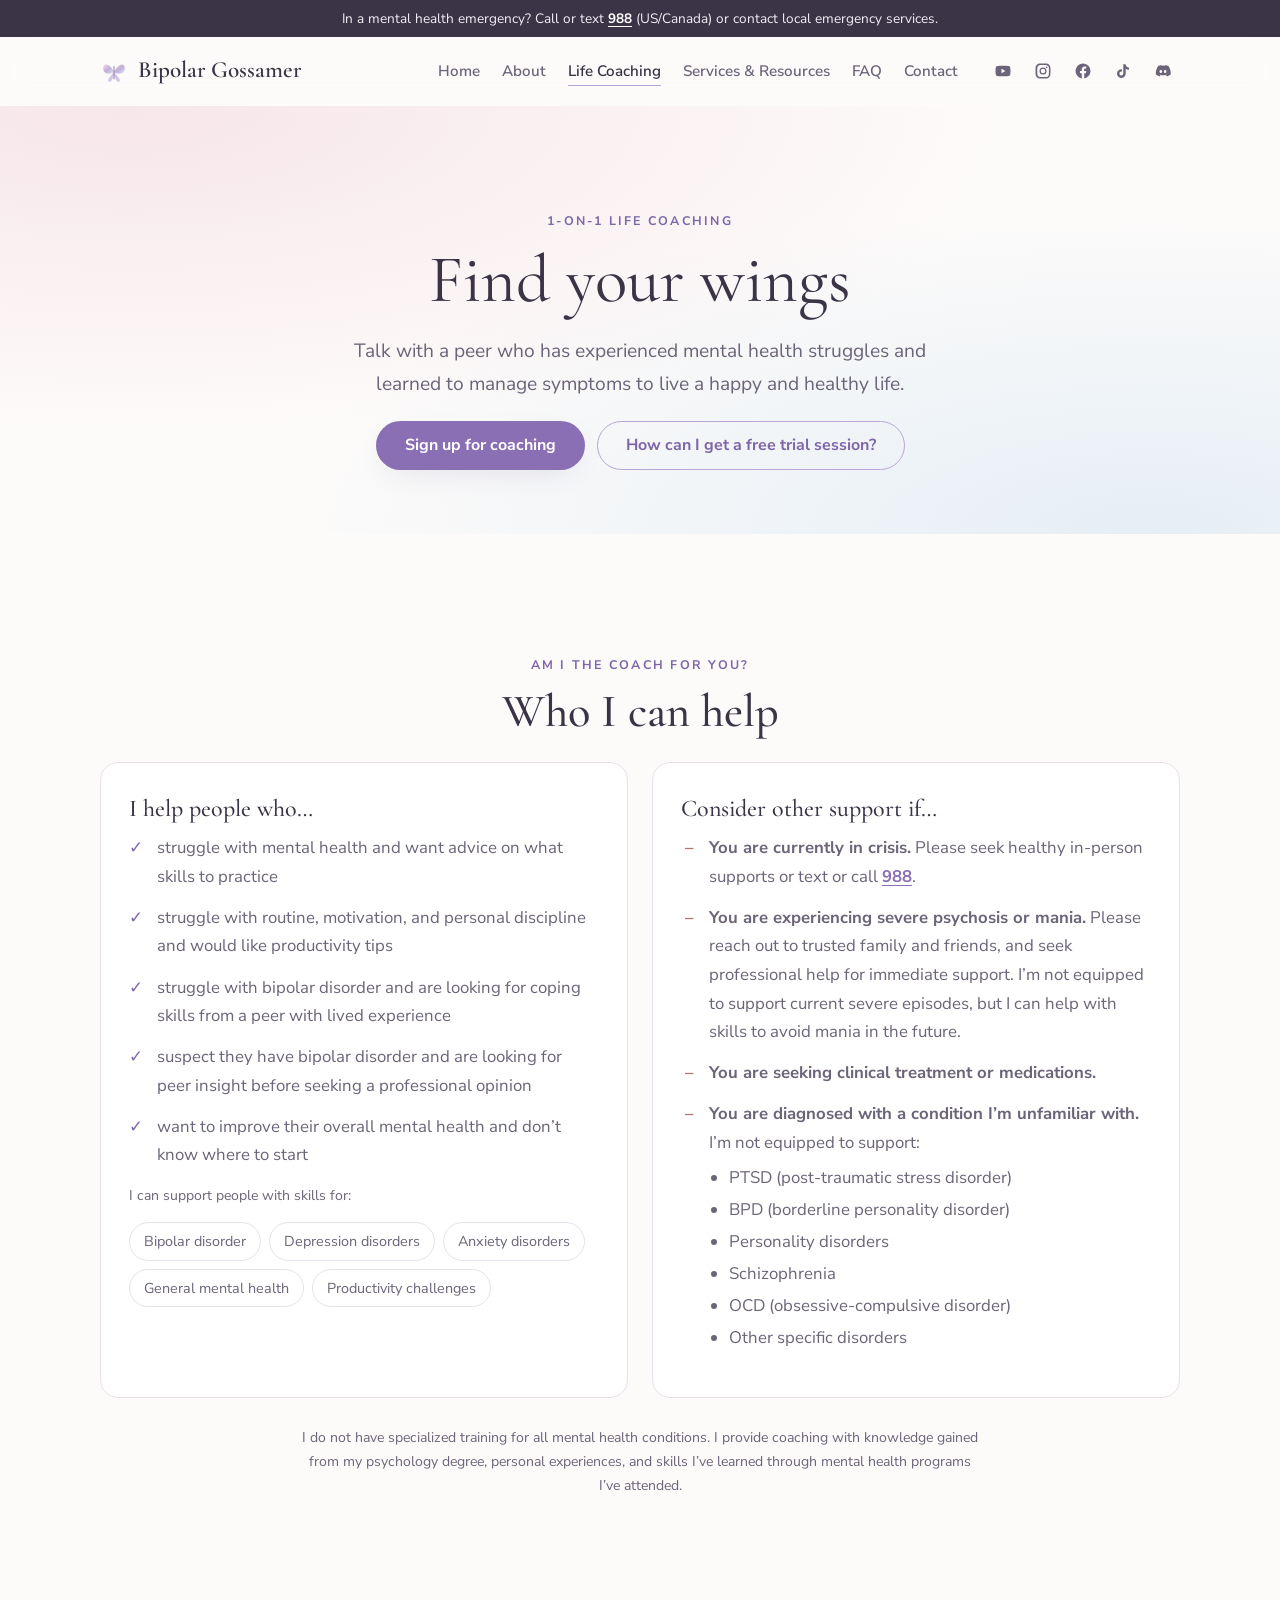
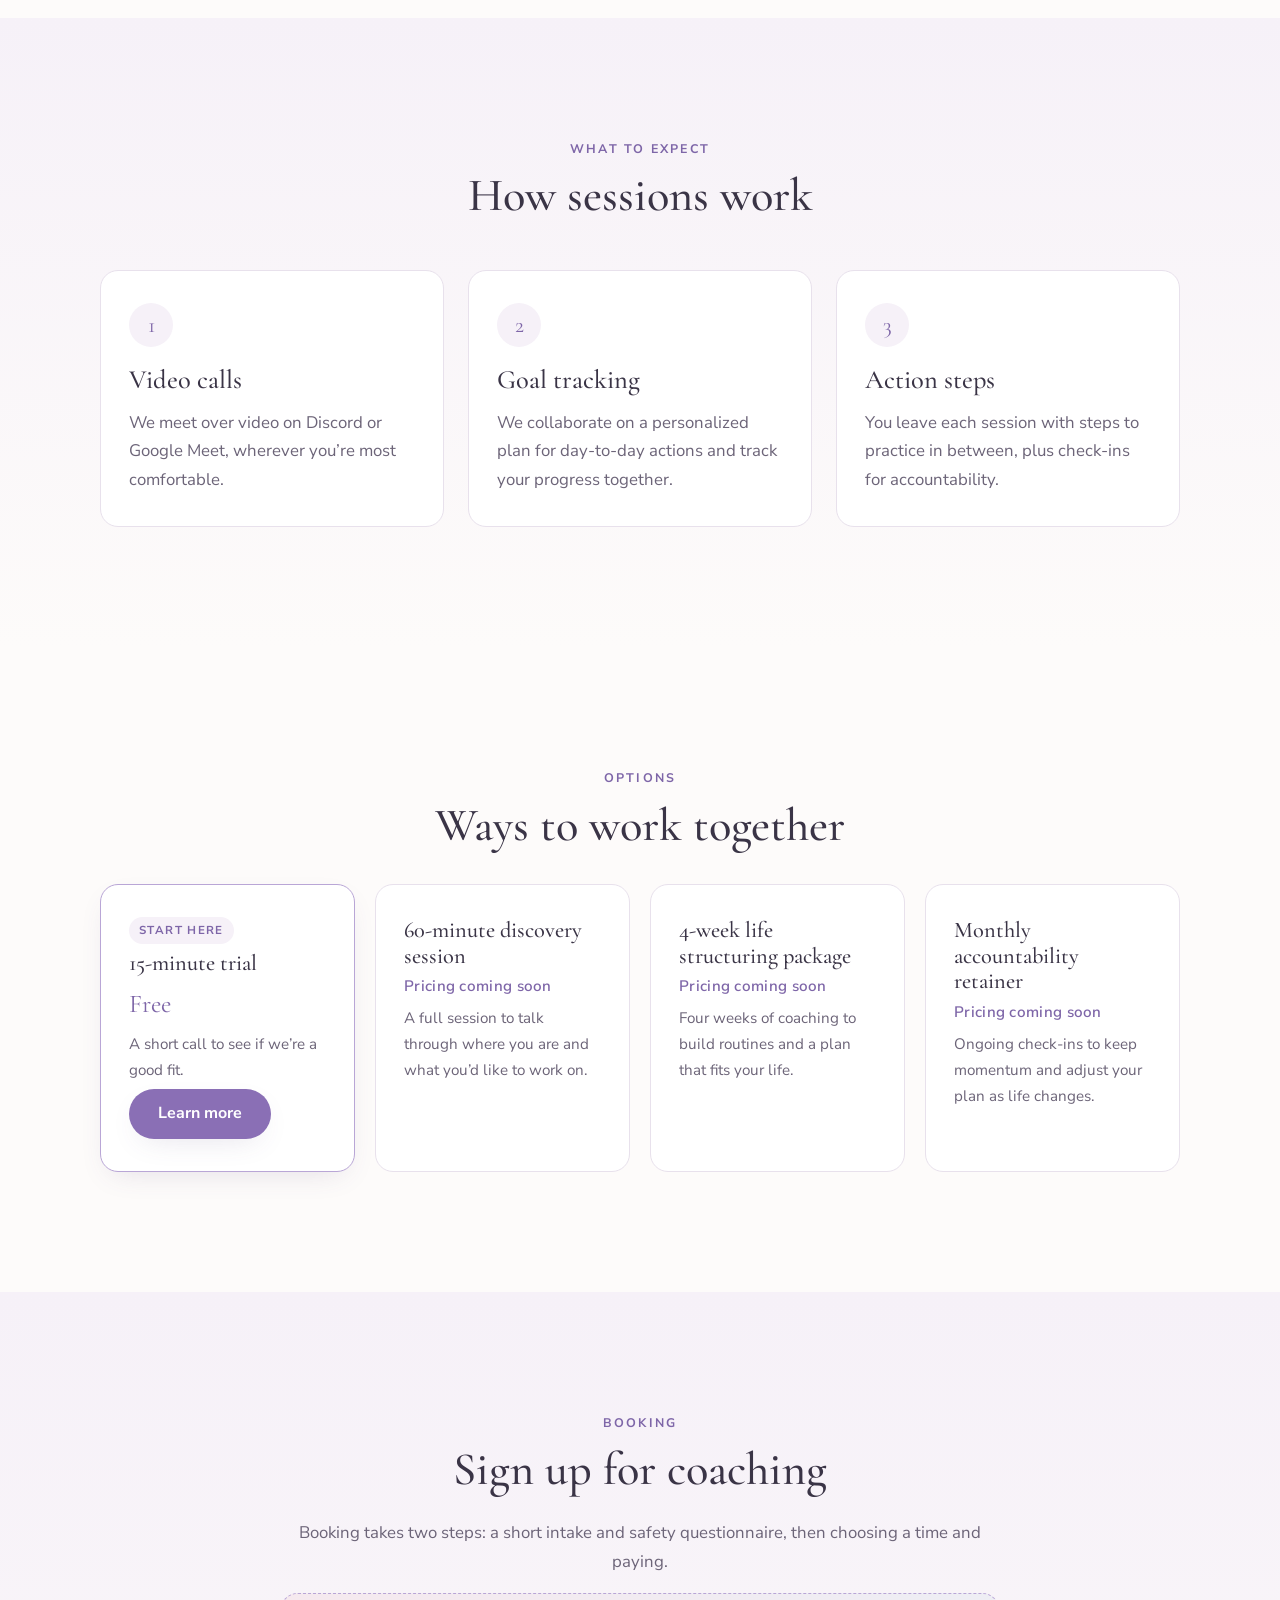
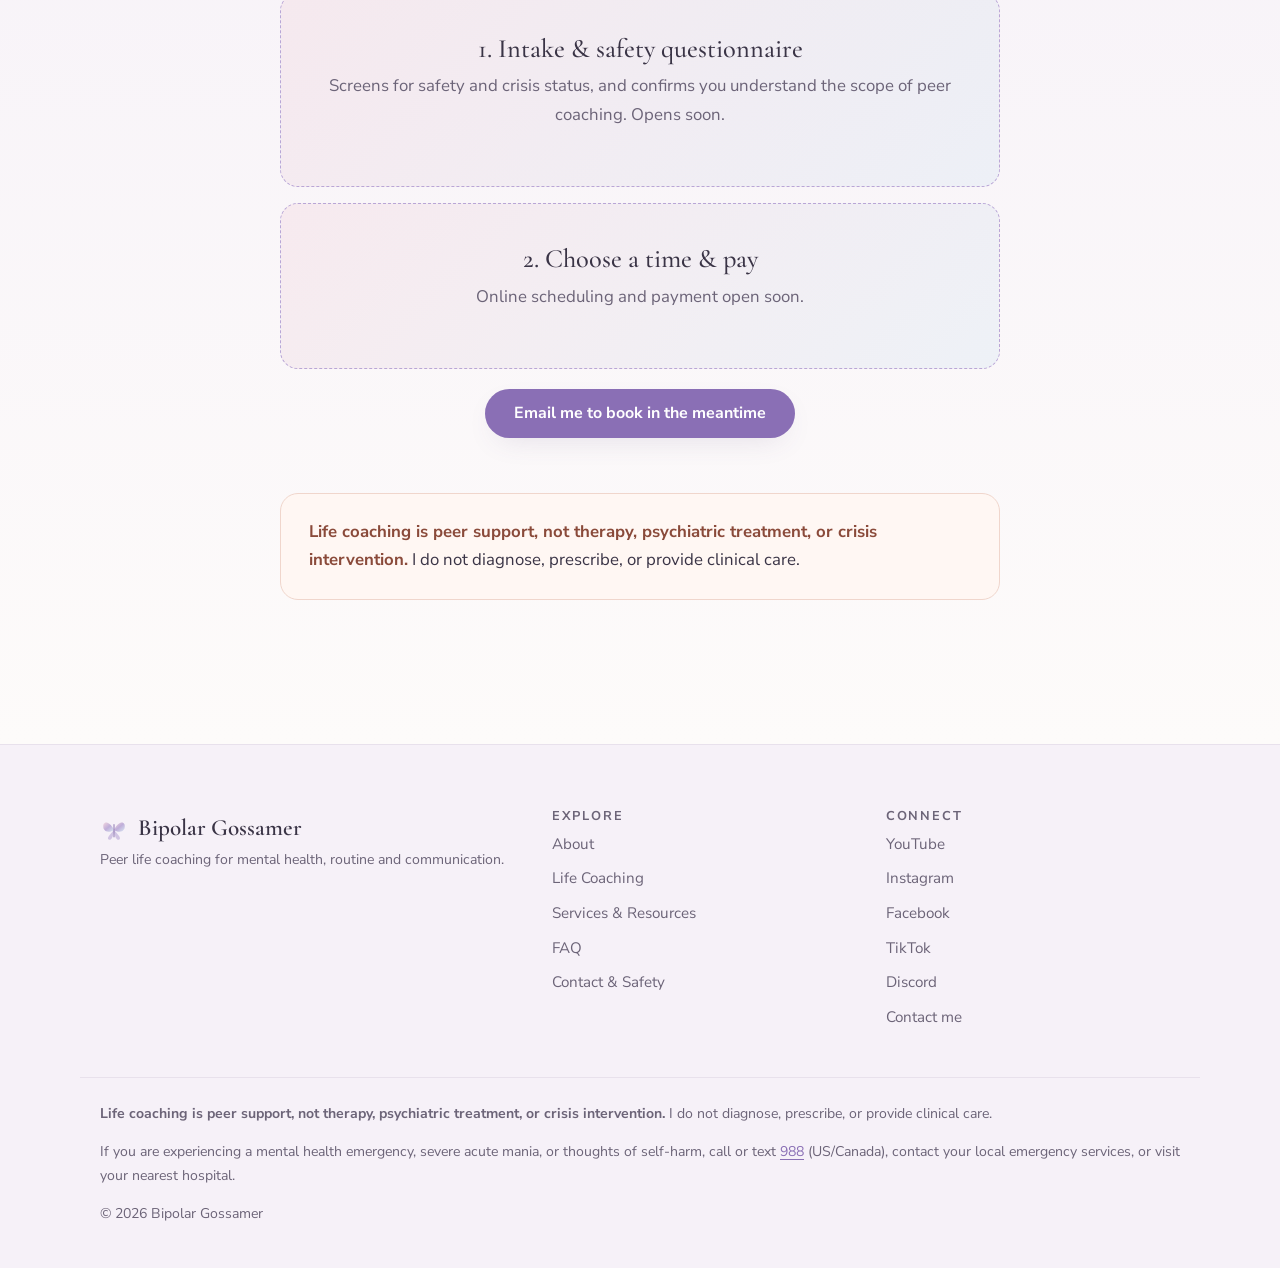
<file: coaching.html>
<!doctype html>
<html lang="en">
<head>
  <meta charset="utf-8">
  <meta name="viewport" content="width=device-width, initial-scale=1">
  <title>Life Coaching | Bipolar Gossamer</title>
  <meta name="description" content="1-on-1 peer life coaching for bipolar disorder, depression, anxiety, and everyday mental health and productivity.">
  <meta property="og:title" content="Life Coaching | Bipolar Gossamer">
  <meta property="og:description" content="1-on-1 peer life coaching for bipolar disorder, depression, anxiety, and everyday mental health and productivity.">
  <meta property="og:type" content="website">
  <link rel="icon" href="images/favicon.svg" type="image/svg+xml">
  <link rel="preconnect" href="https://fonts.googleapis.com">
  <link rel="preconnect" href="https://fonts.gstatic.com" crossorigin>
  <link href="https://fonts.googleapis.com/css2?family=Cormorant+Garamond:ital,wght@0,400;0,500;0,600;1,400;1,500&family=Nunito+Sans:wght@300;400;600;700&display=swap" rel="stylesheet">
  <link rel="stylesheet" href="css/styles.css">
</head>
<body>

  <!-- Crisis banner (permanent, per planning doc) -->
  <div class="crisis-bar" role="note">
    In a mental health emergency? Call or text <a href="tel:988"><strong>988</strong></a> (US/Canada) or contact local emergency services.
  </div>

  <!-- ============ NAV ============ -->
  <header class="site-header" id="top">
    <nav class="nav container" aria-label="Main">
      <a class="brand" href="index.html">
        <img src="images/favicon.svg" alt="" width="28" height="28">
        <span>Bipolar Gossamer</span>
      </a>

      <button class="nav-toggle" aria-expanded="false" aria-controls="nav-menu">
        <span class="sr-only">Menu</span><span class="bar"></span><span class="bar"></span><span class="bar"></span>
      </button>

      <div class="nav-menu" id="nav-menu">
        <ul class="nav-links">
          <li><a href="index.html">Home</a></li>
          <li><a href="about.html">About</a></li>
          <li><a href="coaching.html" aria-current="page">Life Coaching</a></li>
          <li><a href="resources.html">Services &amp; Resources</a></li>
          <li><a href="faq.html">FAQ</a></li>
          <li><a href="contact.html">Contact</a></li>
        </ul>
        <ul class="social" aria-label="Social media">
          <li><a href="https://www.youtube.com/@bipolargossamer" target="_blank" rel="noopener" aria-label="YouTube"><svg viewBox="0 0 24 24"><path d="M21.6 7.2a2.5 2.5 0 0 0-1.8-1.8C18.2 5 12 5 12 5s-6.2 0-7.8.4A2.5 2.5 0 0 0 2.4 7.2 26 26 0 0 0 2 12a26 26 0 0 0 .4 4.8 2.5 2.5 0 0 0 1.8 1.8c1.6.4 7.8.4 7.8.4s6.2 0 7.8-.4a2.5 2.5 0 0 0 1.8-1.8A26 26 0 0 0 22 12a26 26 0 0 0-.4-4.8zM10 15V9l5.2 3L10 15z"/></svg></a></li>
          <li><a href="https://www.instagram.com/bipolargossamer/" target="_blank" rel="noopener" aria-label="Instagram"><svg viewBox="0 0 24 24"><path d="M12 7.3a4.7 4.7 0 1 0 0 9.4 4.7 4.7 0 0 0 0-9.4zm0 7.7a3 3 0 1 1 0-6 3 3 0 0 1 0 6zm6-7.9a1.1 1.1 0 1 1-2.2 0 1.1 1.1 0 0 1 2.2 0zM21.9 8c0-1.6-.5-3-1.6-4.2C19 2.6 17.6 2.2 16 2.1c-1.6-.1-6.4-.1-8 0-1.6.1-3 .5-4.2 1.7S2.2 6.4 2.1 8c-.1 1.6-.1 6.4 0 8 .1 1.6.5 3 1.7 4.2 1.2 1.2 2.6 1.6 4.2 1.7 1.6.1 6.4.1 8 0 1.6-.1 3-.5 4.2-1.7 1.2-1.2 1.6-2.6 1.7-4.2.1-1.6.1-6.4 0-8zm-2.1 9.7a3.2 3.2 0 0 1-1.8 1.8c-1.3.5-4.3.4-5.7.4s-4.4.1-5.7-.4a3.2 3.2 0 0 1-1.8-1.8c-.5-1.3-.4-4.3-.4-5.7s-.1-4.4.4-5.7A3.2 3.2 0 0 1 6.3 4.5c1.3-.5 4.3-.4 5.7-.4s4.4-.1 5.7.4a3.2 3.2 0 0 1 1.8 1.8c.5 1.3.4 4.3.4 5.7s.1 4.4-.4 5.7z"/></svg></a></li>
          <li><a href="https://www.facebook.com/bipolargossamer" target="_blank" rel="noopener" aria-label="Facebook"><svg viewBox="0 0 24 24"><path d="M22 12a10 10 0 1 0-11.6 9.9v-7H7.9V12h2.5V9.8c0-2.5 1.5-3.9 3.8-3.9 1.1 0 2.2.2 2.2.2v2.5h-1.3c-1.2 0-1.6.8-1.6 1.6V12h2.8l-.4 2.9h-2.3v7A10 10 0 0 0 22 12z"/></svg></a></li>
          <li><a href="https://www.tiktok.com/@bipolargossamer" target="_blank" rel="noopener" aria-label="TikTok"><svg viewBox="0 0 24 24"><path d="M16.6 5.8A4.3 4.3 0 0 1 15.5 3h-3.1v12.4a2.6 2.6 0 1 1-2.6-2.6c.3 0 .5 0 .8.1V9.7a5.8 5.8 0 1 0 5 5.7V9.1a7.3 7.3 0 0 0 4.3 1.4V7.4a4.3 4.3 0 0 1-3.3-1.6z"/></svg></a></li>
          <li><a href="https://discord.gg/2A8UdWzbZ6" target="_blank" rel="noopener" aria-label="Discord"><svg viewBox="0 0 24 24"><path d="M19.3 5.3A16.5 16.5 0 0 0 15.2 4l-.5 1a15.3 15.3 0 0 0-4.6 0L9.6 4a16.4 16.4 0 0 0-4.1 1.3C2.9 9.2 2.2 13 2.5 16.8a16.6 16.6 0 0 0 5 2.5l1.1-1.7a10.7 10.7 0 0 1-1.7-.8l.4-.3a11.8 11.8 0 0 0 10.2 0l.4.3c-.5.3-1.1.6-1.7.8l1.1 1.7a16.5 16.5 0 0 0 5-2.5c.4-4.4-.7-8.2-3-11.5zM9.1 14.5c-1 0-1.8-.9-1.8-2s.8-2 1.8-2 1.8.9 1.8 2-.8 2-1.8 2zm5.8 0c-1 0-1.8-.9-1.8-2s.8-2 1.8-2 1.8.9 1.8 2-.8 2-1.8 2z"/></svg></a></li>
        </ul>
      </div>
    </nav>
  </header>

  <main>

    <section class="page-hero">
      <div class="container">
        <p class="eyebrow">1-on-1 life coaching</p>
        <h1>Find your wings</h1>
        <p class="lead">Talk with a peer who has experienced mental health struggles and learned to manage symptoms to live a happy and healthy life.</p>
        <div class="btn-row center">
          <a class="btn btn-primary" href="#book">Sign up for coaching</a>
          <a class="btn btn-ghost" href="free-session.html">How can I get a free trial session?</a>
        </div>
      </div>
    </section>

    <section class="section" id="fit">
      <div class="container">
        <p class="eyebrow center">Am I the coach for you?</p>
        <h2 class="center">Who I can help</h2>
        <div class="fit-grid">
          <div class="card reveal">
            <h3>I help people who…</h3>
            <ul class="check-list">
              <li>struggle with mental health and want advice on what skills to practice</li>
              <li>struggle with routine, motivation, and personal discipline and would like productivity tips</li>
              <li>struggle with bipolar disorder and are looking for coping skills from a peer with lived experience</li>
              <li>suspect they have bipolar disorder and are looking for peer insight before seeking a professional opinion</li>
              <li>want to improve their overall mental health and don’t know where to start</li>
            </ul>
            <p class="small" style="margin-top:1em">I can support people with skills for:</p>
            <ul class="tags">
              <li>Bipolar disorder</li><li>Depression disorders</li><li>Anxiety disorders</li><li>General mental health</li><li>Productivity challenges</li>
            </ul>
          </div>
          <div class="card reveal">
            <h3>Consider other support if…</h3>
            <ul class="x-list">
              <li><strong>You are currently in crisis.</strong> Please seek healthy in-person supports or text or call <a href="tel:988"><strong>988</strong></a>.</li>
              <li><strong>You are experiencing severe psychosis or mania.</strong> Please reach out to trusted family and friends, and seek professional help for immediate support. I’m not equipped to support current severe episodes, but I can help with skills to avoid mania in the future.</li>
              <li><strong>You are seeking clinical treatment or medications.</strong></li>
              <li><strong>You are diagnosed with a condition I’m unfamiliar with.</strong> I’m not equipped to support:
                <ul>
                  <li>PTSD (post-traumatic stress disorder)</li>
                  <li>BPD (borderline personality disorder)</li>
                  <li>Personality disorders</li>
                  <li>Schizophrenia</li>
                  <li>OCD (obsessive-compulsive disorder)</li>
                  <li>Other specific disorders</li>
                </ul>
              </li>
            </ul>
          </div>
        </div>
        <p class="center small" style="max-width:680px;margin:28px auto 0">I do not have specialized training for all mental health conditions. I provide coaching with knowledge gained from my psychology degree, personal experiences, and skills I’ve learned through mental health programs I’ve attended.</p>
      </div>
    </section>

    <section class="section tinted">
      <div class="container">
        <p class="eyebrow center">What to expect</p>
        <h2 class="center">How sessions work</h2>
        <ol class="steps">
          <li class="card reveal"><span class="step-num">1</span><h3>Video calls</h3><p>We meet over video on Discord or Google Meet, wherever you’re most comfortable.</p></li>
          <li class="card reveal"><span class="step-num">2</span><h3>Goal tracking</h3><p>We collaborate on a personalized plan for day-to-day actions and track your progress together.</p></li>
          <li class="card reveal"><span class="step-num">3</span><h3>Action steps</h3><p>You leave each session with steps to practice in between, plus check-ins for accountability.</p></li>
        </ol>
      </div>
    </section>

    <section class="section" id="pricing">
      <div class="container">
        <p class="eyebrow center">Options</p>
        <h2 class="center">Ways to work together</h2>
        <!-- TODO (Cynthia): pricing is TBD. Replace "Pricing coming soon" with prices and adjust the descriptions. -->
        <div class="offer-grid">
          <div class="card offer featured reveal">
            <span class="badge">Start here</span>
            <h3>15-minute trial</h3>
            <span class="price">Free</span>
            <p>A short call to see if we’re a good fit.</p>
            <a class="btn btn-primary" href="free-session.html">Learn more</a>
          </div>
          <div class="card offer reveal">
            <h3>60-minute discovery session</h3>
            <span class="price soon">Pricing coming soon</span>
            <p>A full session to talk through where you are and what you’d like to work on.</p>
          </div>
          <div class="card offer reveal">
            <h3>4-week life structuring package</h3>
            <span class="price soon">Pricing coming soon</span>
            <p>Four weeks of coaching to build routines and a plan that fits your life.</p>
          </div>
          <div class="card offer reveal">
            <h3>Monthly accountability retainer</h3>
            <span class="price soon">Pricing coming soon</span>
            <p>Ongoing check-ins to keep momentum and adjust your plan as life changes.</p>
          </div>
        </div>
      </div>
    </section>

    <section class="section tinted" id="book">
      <div class="container narrow">
        <p class="eyebrow center">Booking</p>
        <h2 class="center">Sign up for coaching</h2>
        <p class="center" style="color:var(--ink-soft)">Booking takes two steps: a short intake and safety questionnaire, then choosing a time and paying.</p>

        <!-- TODO (Cynthia): paste the Tally embed code for the intake & safety questionnaire here -->
        <div class="embed-slot reveal">
          <h3>1. Intake &amp; safety questionnaire</h3>
          <p>Screens for safety and crisis status, and confirms you understand the scope of peer coaching. Opens soon.</p>
        </div>
        <div style="height:16px"></div>
        <!-- TODO (Cynthia): paste the Cal.com booking embed here -->
        <div class="embed-slot reveal">
          <h3>2. Choose a time &amp; pay</h3>
          <p>Online scheduling and payment open soon.</p>
        </div>

        <div class="btn-row center">
          <button type="button" class="btn btn-primary" data-email-user="bipolargossamer" data-email-domain="gmail.com" data-email-subject="Coaching booking">Email me to book in the meantime</button>
        </div>
        <p class="reveal-email center" aria-live="polite"></p>
        <div class="callout important">
          <p><strong>Life coaching is peer support, not therapy, psychiatric treatment, or crisis intervention.</strong> I do not diagnose, prescribe, or provide clinical care.</p>
        </div>
      </div>
    </section>

  </main>

  <!-- ============ FOOTER ============ -->
  <footer class="site-footer">
    <div class="container footer-grid">
      <div>
        <a class="brand" href="index.html"><img src="images/favicon.svg" alt="" width="28" height="28"><span>Bipolar Gossamer</span></a>
        <p class="small">Peer life coaching for mental health, routine and communication.</p>
      </div>
      <div>
        <h4>Explore</h4>
        <ul class="footer-links">
          <li><a href="about.html">About</a></li>
          <li><a href="coaching.html">Life Coaching</a></li>
          <li><a href="resources.html">Services &amp; Resources</a></li>
          <li><a href="faq.html">FAQ</a></li>
          <li><a href="contact.html">Contact &amp; Safety</a></li>
        </ul>
      </div>
      <div>
        <h4>Connect</h4>
        <ul class="footer-links">
          <li><a href="https://www.youtube.com/@bipolargossamer" target="_blank" rel="noopener">YouTube</a></li>
          <li><a href="https://www.instagram.com/bipolargossamer/" target="_blank" rel="noopener">Instagram</a></li>
          <li><a href="https://www.facebook.com/bipolargossamer" target="_blank" rel="noopener">Facebook</a></li>
          <li><a href="https://www.tiktok.com/@bipolargossamer" target="_blank" rel="noopener">TikTok</a></li>
          <li><a href="https://discord.gg/2A8UdWzbZ6" target="_blank" rel="noopener">Discord</a></li>
          <li><a href="contact.html">Contact me</a></li>
        </ul>
      </div>
    </div>
    <div class="container disclaimer">
      <p><strong>Life coaching is peer support, not therapy, psychiatric treatment, or crisis intervention.</strong> I do not diagnose, prescribe, or provide clinical care.</p>
      <p>If you are experiencing a mental health emergency, severe acute mania, or thoughts of self-harm, call or text <a href="tel:988">988</a> (US/Canada), contact your local emergency services, or visit your nearest hospital.</p>
      <p class="small">&copy; <span id="year">2026</span> Bipolar Gossamer</p>
    </div>
  </footer>

  <script src="js/main.js" defer></script>
</body>
</html>
</file>
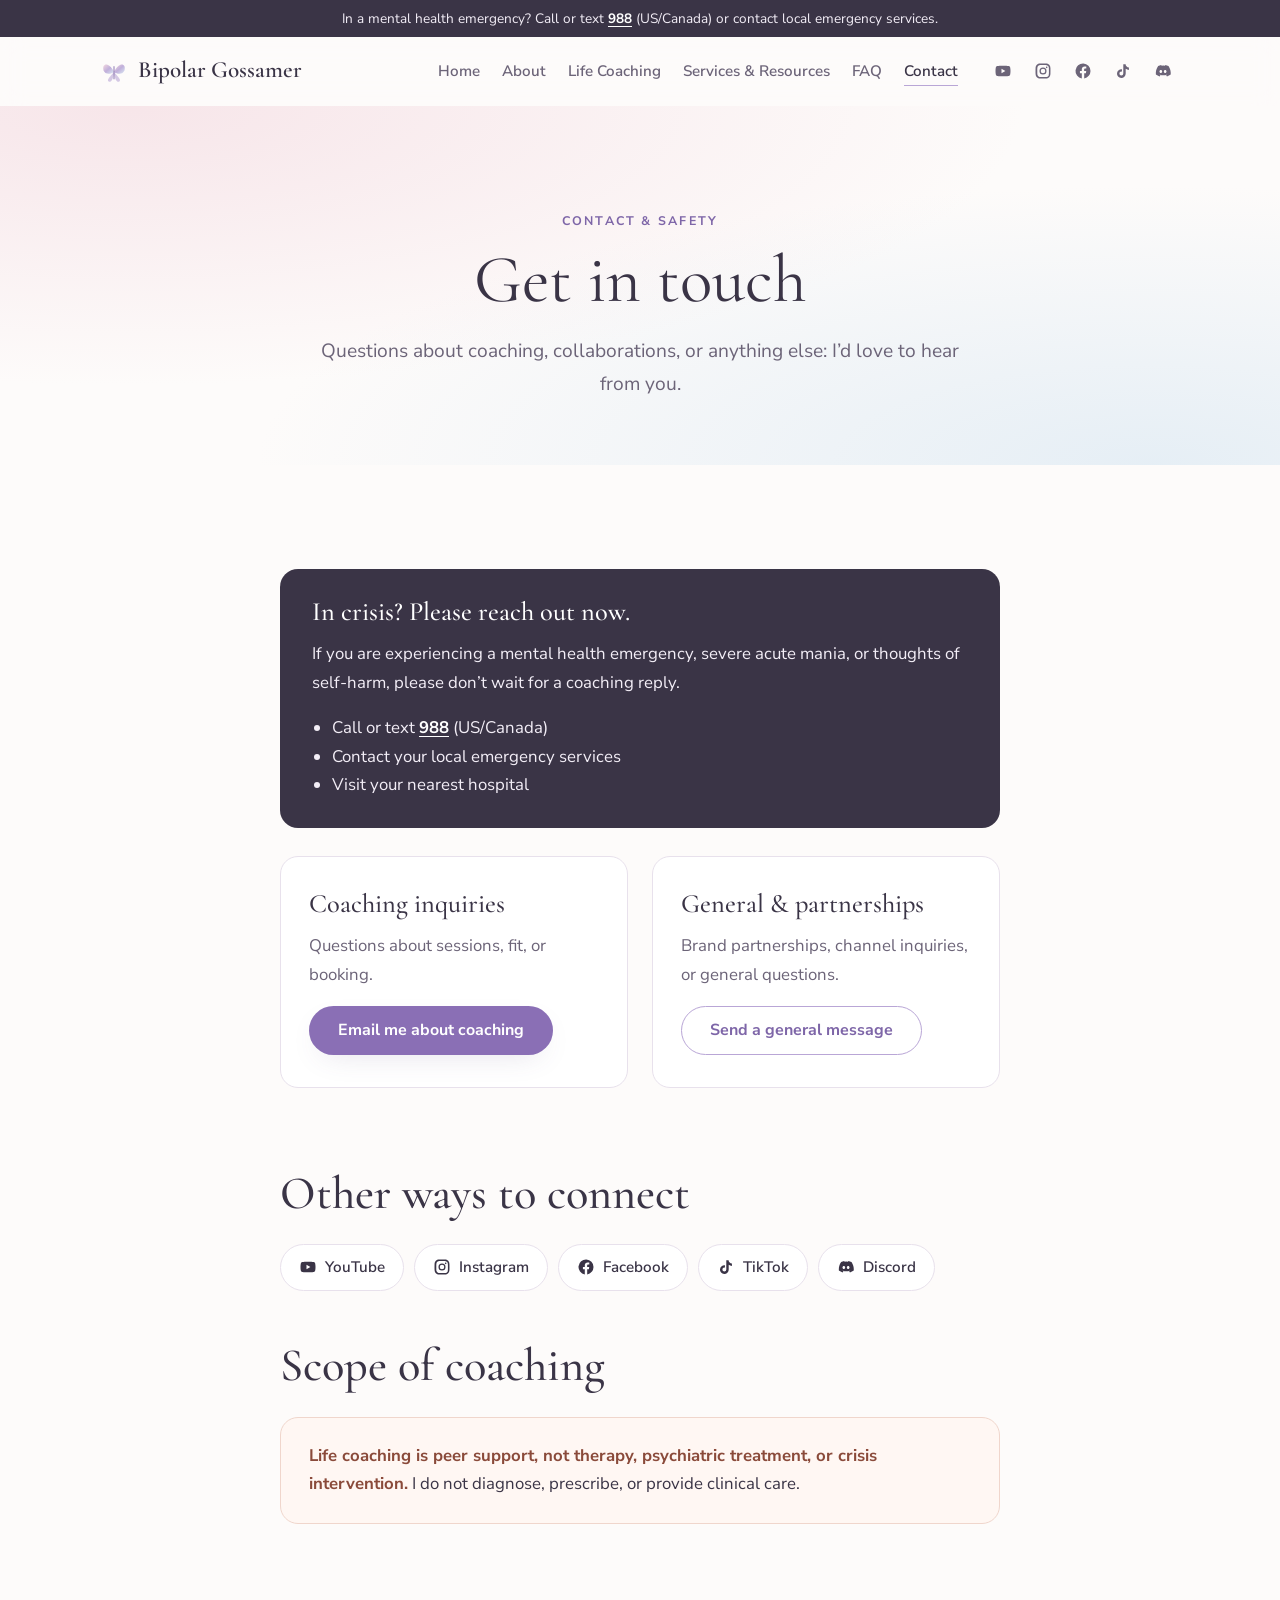
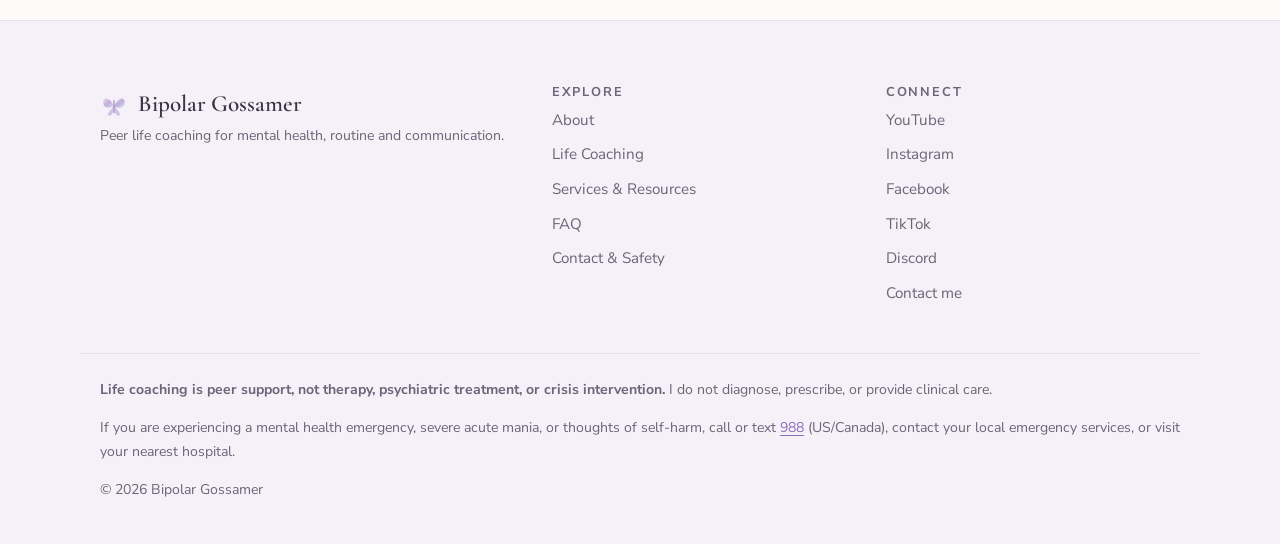
<file: contact.html>
<!doctype html>
<html lang="en">
<head>
  <meta charset="utf-8">
  <meta name="viewport" content="width=device-width, initial-scale=1">
  <title>Contact & Safety | Bipolar Gossamer</title>
  <meta name="description" content="Get in touch about coaching, partnerships, or general questions, plus crisis resources.">
  <meta property="og:title" content="Contact & Safety | Bipolar Gossamer">
  <meta property="og:description" content="Get in touch about coaching, partnerships, or general questions, plus crisis resources.">
  <meta property="og:type" content="website">
  <link rel="icon" href="images/favicon.svg" type="image/svg+xml">
  <link rel="preconnect" href="https://fonts.googleapis.com">
  <link rel="preconnect" href="https://fonts.gstatic.com" crossorigin>
  <link href="https://fonts.googleapis.com/css2?family=Cormorant+Garamond:ital,wght@0,400;0,500;0,600;1,400;1,500&family=Nunito+Sans:wght@300;400;600;700&display=swap" rel="stylesheet">
  <link rel="stylesheet" href="css/styles.css">
</head>
<body>

  <!-- Crisis banner (permanent, per planning doc) -->
  <div class="crisis-bar" role="note">
    In a mental health emergency? Call or text <a href="tel:988"><strong>988</strong></a> (US/Canada) or contact local emergency services.
  </div>

  <!-- ============ NAV ============ -->
  <header class="site-header" id="top">
    <nav class="nav container" aria-label="Main">
      <a class="brand" href="index.html">
        <img src="images/favicon.svg" alt="" width="28" height="28">
        <span>Bipolar Gossamer</span>
      </a>

      <button class="nav-toggle" aria-expanded="false" aria-controls="nav-menu">
        <span class="sr-only">Menu</span><span class="bar"></span><span class="bar"></span><span class="bar"></span>
      </button>

      <div class="nav-menu" id="nav-menu">
        <ul class="nav-links">
          <li><a href="index.html">Home</a></li>
          <li><a href="about.html">About</a></li>
          <li><a href="coaching.html">Life Coaching</a></li>
          <li><a href="resources.html">Services &amp; Resources</a></li>
          <li><a href="faq.html">FAQ</a></li>
          <li><a href="contact.html" aria-current="page">Contact</a></li>
        </ul>
        <ul class="social" aria-label="Social media">
          <li><a href="https://www.youtube.com/@bipolargossamer" target="_blank" rel="noopener" aria-label="YouTube"><svg viewBox="0 0 24 24"><path d="M21.6 7.2a2.5 2.5 0 0 0-1.8-1.8C18.2 5 12 5 12 5s-6.2 0-7.8.4A2.5 2.5 0 0 0 2.4 7.2 26 26 0 0 0 2 12a26 26 0 0 0 .4 4.8 2.5 2.5 0 0 0 1.8 1.8c1.6.4 7.8.4 7.8.4s6.2 0 7.8-.4a2.5 2.5 0 0 0 1.8-1.8A26 26 0 0 0 22 12a26 26 0 0 0-.4-4.8zM10 15V9l5.2 3L10 15z"/></svg></a></li>
          <li><a href="https://www.instagram.com/bipolargossamer/" target="_blank" rel="noopener" aria-label="Instagram"><svg viewBox="0 0 24 24"><path d="M12 7.3a4.7 4.7 0 1 0 0 9.4 4.7 4.7 0 0 0 0-9.4zm0 7.7a3 3 0 1 1 0-6 3 3 0 0 1 0 6zm6-7.9a1.1 1.1 0 1 1-2.2 0 1.1 1.1 0 0 1 2.2 0zM21.9 8c0-1.6-.5-3-1.6-4.2C19 2.6 17.6 2.2 16 2.1c-1.6-.1-6.4-.1-8 0-1.6.1-3 .5-4.2 1.7S2.2 6.4 2.1 8c-.1 1.6-.1 6.4 0 8 .1 1.6.5 3 1.7 4.2 1.2 1.2 2.6 1.6 4.2 1.7 1.6.1 6.4.1 8 0 1.6-.1 3-.5 4.2-1.7 1.2-1.2 1.6-2.6 1.7-4.2.1-1.6.1-6.4 0-8zm-2.1 9.7a3.2 3.2 0 0 1-1.8 1.8c-1.3.5-4.3.4-5.7.4s-4.4.1-5.7-.4a3.2 3.2 0 0 1-1.8-1.8c-.5-1.3-.4-4.3-.4-5.7s-.1-4.4.4-5.7A3.2 3.2 0 0 1 6.3 4.5c1.3-.5 4.3-.4 5.7-.4s4.4-.1 5.7.4a3.2 3.2 0 0 1 1.8 1.8c.5 1.3.4 4.3.4 5.7s.1 4.4-.4 5.7z"/></svg></a></li>
          <li><a href="https://www.facebook.com/bipolargossamer" target="_blank" rel="noopener" aria-label="Facebook"><svg viewBox="0 0 24 24"><path d="M22 12a10 10 0 1 0-11.6 9.9v-7H7.9V12h2.5V9.8c0-2.5 1.5-3.9 3.8-3.9 1.1 0 2.2.2 2.2.2v2.5h-1.3c-1.2 0-1.6.8-1.6 1.6V12h2.8l-.4 2.9h-2.3v7A10 10 0 0 0 22 12z"/></svg></a></li>
          <li><a href="https://www.tiktok.com/@bipolargossamer" target="_blank" rel="noopener" aria-label="TikTok"><svg viewBox="0 0 24 24"><path d="M16.6 5.8A4.3 4.3 0 0 1 15.5 3h-3.1v12.4a2.6 2.6 0 1 1-2.6-2.6c.3 0 .5 0 .8.1V9.7a5.8 5.8 0 1 0 5 5.7V9.1a7.3 7.3 0 0 0 4.3 1.4V7.4a4.3 4.3 0 0 1-3.3-1.6z"/></svg></a></li>
          <li><a href="https://discord.gg/2A8UdWzbZ6" target="_blank" rel="noopener" aria-label="Discord"><svg viewBox="0 0 24 24"><path d="M19.3 5.3A16.5 16.5 0 0 0 15.2 4l-.5 1a15.3 15.3 0 0 0-4.6 0L9.6 4a16.4 16.4 0 0 0-4.1 1.3C2.9 9.2 2.2 13 2.5 16.8a16.6 16.6 0 0 0 5 2.5l1.1-1.7a10.7 10.7 0 0 1-1.7-.8l.4-.3a11.8 11.8 0 0 0 10.2 0l.4.3c-.5.3-1.1.6-1.7.8l1.1 1.7a16.5 16.5 0 0 0 5-2.5c.4-4.4-.7-8.2-3-11.5zM9.1 14.5c-1 0-1.8-.9-1.8-2s.8-2 1.8-2 1.8.9 1.8 2-.8 2-1.8 2zm5.8 0c-1 0-1.8-.9-1.8-2s.8-2 1.8-2 1.8.9 1.8 2-.8 2-1.8 2z"/></svg></a></li>
        </ul>
      </div>
    </nav>
  </header>

  <main>

    <section class="page-hero">
      <div class="container">
        <p class="eyebrow">Contact &amp; safety</p>
        <h1>Get in touch</h1>
        <p class="lead">Questions about coaching, collaborations, or anything else: I’d love to hear from you.</p>
      </div>
    </section>

    <section class="section-sm">
      <div class="container narrow">
    <div class="crisis-box" role="note">
      <h3>In crisis? Please reach out now.</h3>
      <p>If you are experiencing a mental health emergency, severe acute mania, or thoughts of self-harm, please don’t wait for a coaching reply.</p>
      <ul>
        <li>Call or text <a href="tel:988"><strong>988</strong></a> (US/Canada)</li>
        <li>Contact your local emergency services</li>
        <li>Visit your nearest hospital</li>
      </ul>
    </div>

        <!-- TODO: optionally replace these email buttons with Tally contact forms -->
        <div class="contact-grid">
          <div class="card reveal">
            <h3>Coaching inquiries</h3>
            <p>Questions about sessions, fit, or booking.</p>
            <button type="button" class="btn btn-primary" data-email-user="bipolargossamer" data-email-domain="gmail.com" data-email-subject="Coaching inquiry">Email me about coaching</button>
          </div>
          <div class="card reveal">
            <h3>General &amp; partnerships</h3>
            <p>Brand partnerships, channel inquiries, or general questions.</p>
            <button type="button" class="btn btn-ghost" data-email-user="bipolargossamer" data-email-domain="gmail.com" data-email-subject="General inquiry">Send a general message</button>
          </div>
        </div>
        <p class="reveal-email center" aria-live="polite"></p>

        <h2 style="margin-top:48px">Other ways to connect</h2>
        <ul class="link-pills">
          <li><a href="https://www.youtube.com/@bipolargossamer" target="_blank" rel="noopener"><svg viewBox="0 0 24 24" aria-hidden="true"><path d="M21.6 7.2a2.5 2.5 0 0 0-1.8-1.8C18.2 5 12 5 12 5s-6.2 0-7.8.4A2.5 2.5 0 0 0 2.4 7.2 26 26 0 0 0 2 12a26 26 0 0 0 .4 4.8 2.5 2.5 0 0 0 1.8 1.8c1.6.4 7.8.4 7.8.4s6.2 0 7.8-.4a2.5 2.5 0 0 0 1.8-1.8A26 26 0 0 0 22 12a26 26 0 0 0-.4-4.8zM10 15V9l5.2 3L10 15z"/></svg>YouTube</a></li>
          <li><a href="https://www.instagram.com/bipolargossamer/" target="_blank" rel="noopener"><svg viewBox="0 0 24 24" aria-hidden="true"><path d="M12 7.3a4.7 4.7 0 1 0 0 9.4 4.7 4.7 0 0 0 0-9.4zm0 7.7a3 3 0 1 1 0-6 3 3 0 0 1 0 6zm6-7.9a1.1 1.1 0 1 1-2.2 0 1.1 1.1 0 0 1 2.2 0zM21.9 8c0-1.6-.5-3-1.6-4.2C19 2.6 17.6 2.2 16 2.1c-1.6-.1-6.4-.1-8 0-1.6.1-3 .5-4.2 1.7S2.2 6.4 2.1 8c-.1 1.6-.1 6.4 0 8 .1 1.6.5 3 1.7 4.2 1.2 1.2 2.6 1.6 4.2 1.7 1.6.1 6.4.1 8 0 1.6-.1 3-.5 4.2-1.7 1.2-1.2 1.6-2.6 1.7-4.2.1-1.6.1-6.4 0-8zm-2.1 9.7a3.2 3.2 0 0 1-1.8 1.8c-1.3.5-4.3.4-5.7.4s-4.4.1-5.7-.4a3.2 3.2 0 0 1-1.8-1.8c-.5-1.3-.4-4.3-.4-5.7s-.1-4.4.4-5.7A3.2 3.2 0 0 1 6.3 4.5c1.3-.5 4.3-.4 5.7-.4s4.4-.1 5.7.4a3.2 3.2 0 0 1 1.8 1.8c.5 1.3.4 4.3.4 5.7s.1 4.4-.4 5.7z"/></svg>Instagram</a></li>
          <li><a href="https://www.facebook.com/bipolargossamer" target="_blank" rel="noopener"><svg viewBox="0 0 24 24" aria-hidden="true"><path d="M22 12a10 10 0 1 0-11.6 9.9v-7H7.9V12h2.5V9.8c0-2.5 1.5-3.9 3.8-3.9 1.1 0 2.2.2 2.2.2v2.5h-1.3c-1.2 0-1.6.8-1.6 1.6V12h2.8l-.4 2.9h-2.3v7A10 10 0 0 0 22 12z"/></svg>Facebook</a></li>
          <li><a href="https://www.tiktok.com/@bipolargossamer" target="_blank" rel="noopener"><svg viewBox="0 0 24 24" aria-hidden="true"><path d="M16.6 5.8A4.3 4.3 0 0 1 15.5 3h-3.1v12.4a2.6 2.6 0 1 1-2.6-2.6c.3 0 .5 0 .8.1V9.7a5.8 5.8 0 1 0 5 5.7V9.1a7.3 7.3 0 0 0 4.3 1.4V7.4a4.3 4.3 0 0 1-3.3-1.6z"/></svg>TikTok</a></li>
          <li><a href="https://discord.gg/2A8UdWzbZ6" target="_blank" rel="noopener"><svg viewBox="0 0 24 24" aria-hidden="true"><path d="M19.3 5.3A16.5 16.5 0 0 0 15.2 4l-.5 1a15.3 15.3 0 0 0-4.6 0L9.6 4a16.4 16.4 0 0 0-4.1 1.3C2.9 9.2 2.2 13 2.5 16.8a16.6 16.6 0 0 0 5 2.5l1.1-1.7a10.7 10.7 0 0 1-1.7-.8l.4-.3a11.8 11.8 0 0 0 10.2 0l.4.3c-.5.3-1.1.6-1.7.8l1.1 1.7a16.5 16.5 0 0 0 5-2.5c.4-4.4-.7-8.2-3-11.5zM9.1 14.5c-1 0-1.8-.9-1.8-2s.8-2 1.8-2 1.8.9 1.8 2-.8 2-1.8 2zm5.8 0c-1 0-1.8-.9-1.8-2s.8-2 1.8-2 1.8.9 1.8 2-.8 2-1.8 2z"/></svg>Discord</a></li>
        </ul>

        <h2 style="margin-top:48px">Scope of coaching</h2>
        <div class="callout important">
          <p><strong>Life coaching is peer support, not therapy, psychiatric treatment, or crisis intervention.</strong> I do not diagnose, prescribe, or provide clinical care.</p>
        </div>
      </div>
    </section>

  </main>

  <!-- ============ FOOTER ============ -->
  <footer class="site-footer">
    <div class="container footer-grid">
      <div>
        <a class="brand" href="index.html"><img src="images/favicon.svg" alt="" width="28" height="28"><span>Bipolar Gossamer</span></a>
        <p class="small">Peer life coaching for mental health, routine and communication.</p>
      </div>
      <div>
        <h4>Explore</h4>
        <ul class="footer-links">
          <li><a href="about.html">About</a></li>
          <li><a href="coaching.html">Life Coaching</a></li>
          <li><a href="resources.html">Services &amp; Resources</a></li>
          <li><a href="faq.html">FAQ</a></li>
          <li><a href="contact.html">Contact &amp; Safety</a></li>
        </ul>
      </div>
      <div>
        <h4>Connect</h4>
        <ul class="footer-links">
          <li><a href="https://www.youtube.com/@bipolargossamer" target="_blank" rel="noopener">YouTube</a></li>
          <li><a href="https://www.instagram.com/bipolargossamer/" target="_blank" rel="noopener">Instagram</a></li>
          <li><a href="https://www.facebook.com/bipolargossamer" target="_blank" rel="noopener">Facebook</a></li>
          <li><a href="https://www.tiktok.com/@bipolargossamer" target="_blank" rel="noopener">TikTok</a></li>
          <li><a href="https://discord.gg/2A8UdWzbZ6" target="_blank" rel="noopener">Discord</a></li>
          <li><a href="contact.html">Contact me</a></li>
        </ul>
      </div>
    </div>
    <div class="container disclaimer">
      <p><strong>Life coaching is peer support, not therapy, psychiatric treatment, or crisis intervention.</strong> I do not diagnose, prescribe, or provide clinical care.</p>
      <p>If you are experiencing a mental health emergency, severe acute mania, or thoughts of self-harm, call or text <a href="tel:988">988</a> (US/Canada), contact your local emergency services, or visit your nearest hospital.</p>
      <p class="small">&copy; <span id="year">2026</span> Bipolar Gossamer</p>
    </div>
  </footer>

  <script src="js/main.js" defer></script>
</body>
</html>
</file>
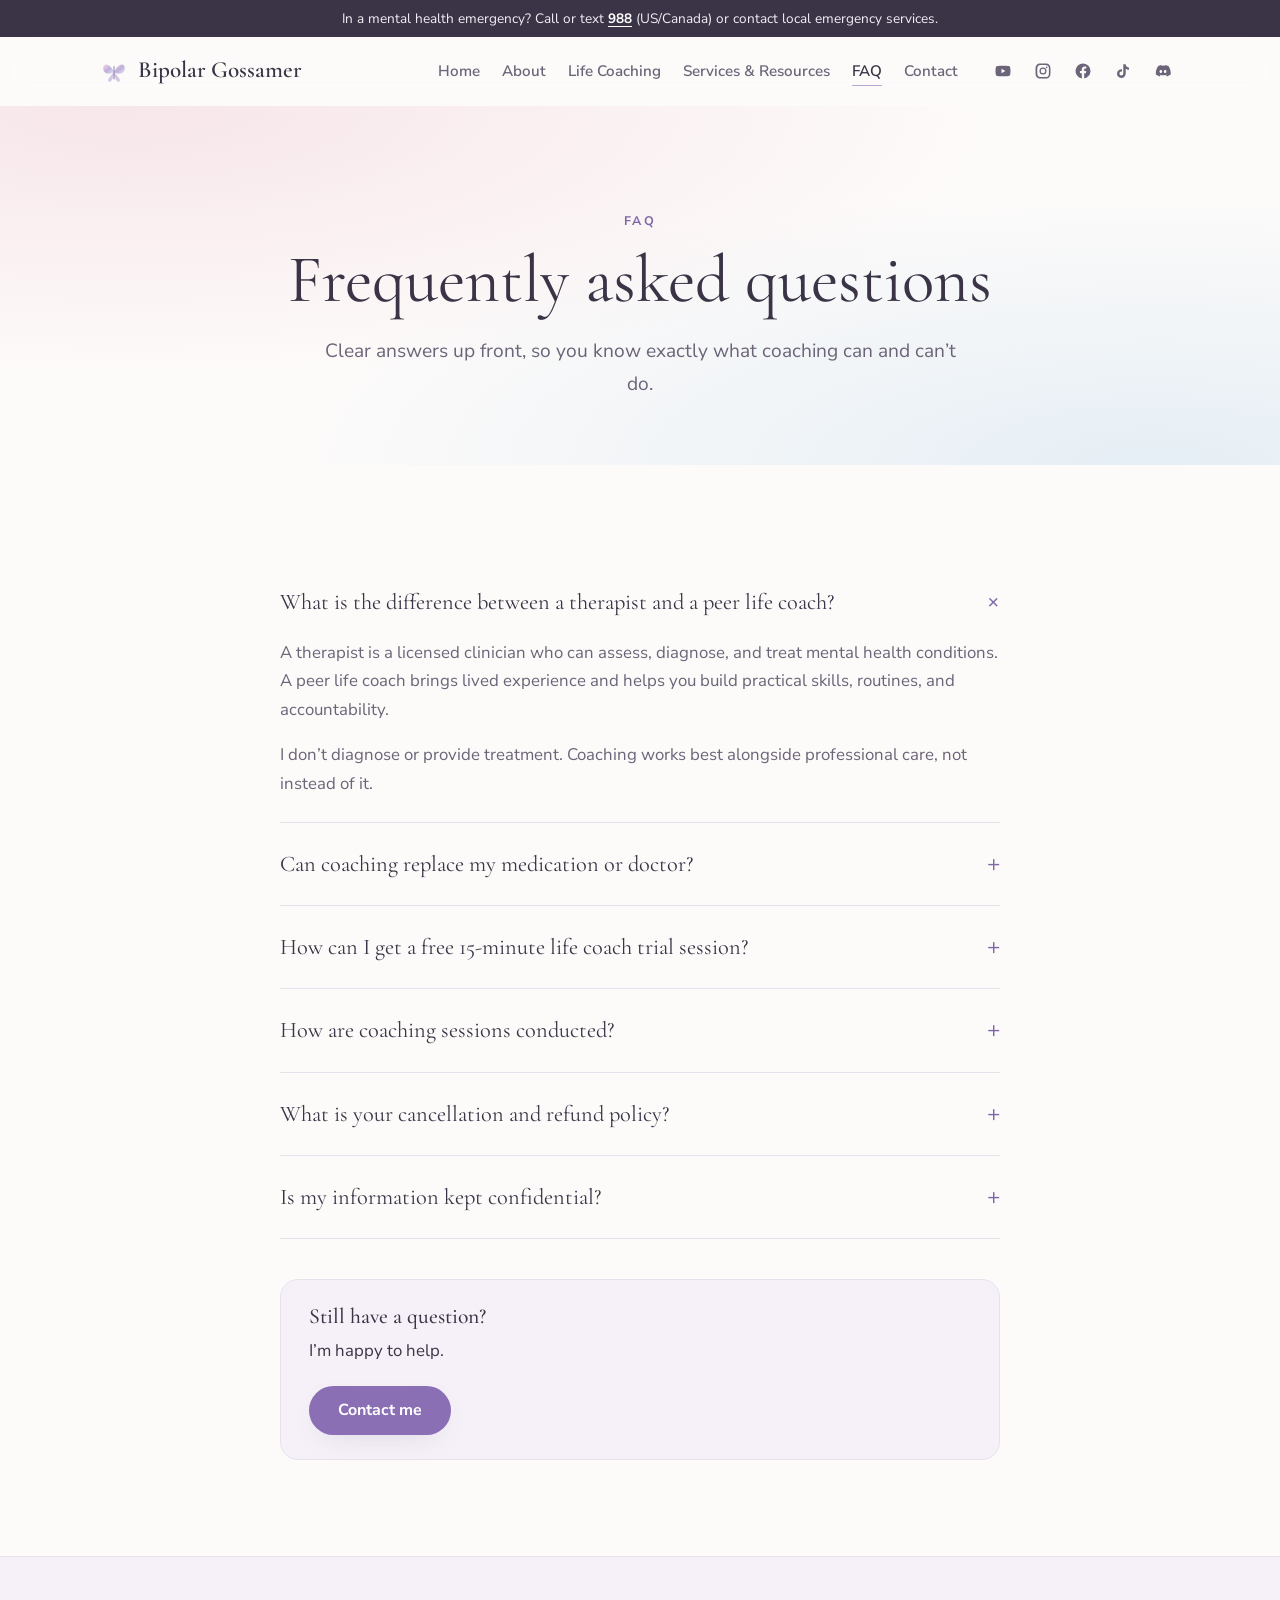
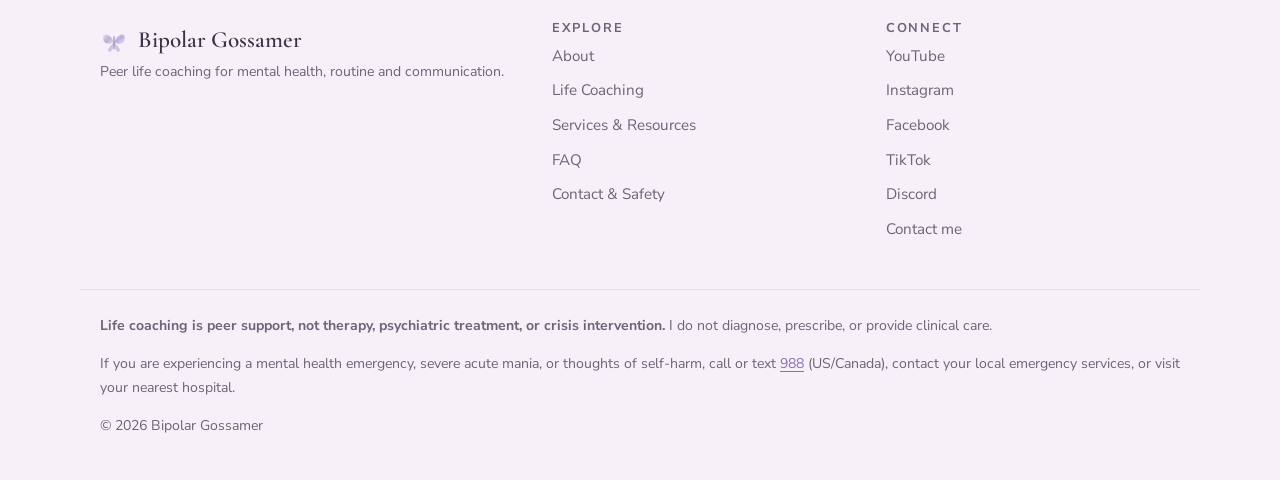
<file: faq.html>
<!doctype html>
<html lang="en">
<head>
  <meta charset="utf-8">
  <meta name="viewport" content="width=device-width, initial-scale=1">
  <title>FAQ | Bipolar Gossamer</title>
  <meta name="description" content="Answers about peer life coaching: how it differs from therapy, how sessions work, and the free trial session.">
  <meta property="og:title" content="FAQ | Bipolar Gossamer">
  <meta property="og:description" content="Answers about peer life coaching: how it differs from therapy, how sessions work, and the free trial session.">
  <meta property="og:type" content="website">
  <link rel="icon" href="images/favicon.svg" type="image/svg+xml">
  <link rel="preconnect" href="https://fonts.googleapis.com">
  <link rel="preconnect" href="https://fonts.gstatic.com" crossorigin>
  <link href="https://fonts.googleapis.com/css2?family=Cormorant+Garamond:ital,wght@0,400;0,500;0,600;1,400;1,500&family=Nunito+Sans:wght@300;400;600;700&display=swap" rel="stylesheet">
  <link rel="stylesheet" href="css/styles.css">
</head>
<body>

  <!-- Crisis banner (permanent, per planning doc) -->
  <div class="crisis-bar" role="note">
    In a mental health emergency? Call or text <a href="tel:988"><strong>988</strong></a> (US/Canada) or contact local emergency services.
  </div>

  <!-- ============ NAV ============ -->
  <header class="site-header" id="top">
    <nav class="nav container" aria-label="Main">
      <a class="brand" href="index.html">
        <img src="images/favicon.svg" alt="" width="28" height="28">
        <span>Bipolar Gossamer</span>
      </a>

      <button class="nav-toggle" aria-expanded="false" aria-controls="nav-menu">
        <span class="sr-only">Menu</span><span class="bar"></span><span class="bar"></span><span class="bar"></span>
      </button>

      <div class="nav-menu" id="nav-menu">
        <ul class="nav-links">
          <li><a href="index.html">Home</a></li>
          <li><a href="about.html">About</a></li>
          <li><a href="coaching.html">Life Coaching</a></li>
          <li><a href="resources.html">Services &amp; Resources</a></li>
          <li><a href="faq.html" aria-current="page">FAQ</a></li>
          <li><a href="contact.html">Contact</a></li>
        </ul>
        <ul class="social" aria-label="Social media">
          <li><a href="https://www.youtube.com/@bipolargossamer" target="_blank" rel="noopener" aria-label="YouTube"><svg viewBox="0 0 24 24"><path d="M21.6 7.2a2.5 2.5 0 0 0-1.8-1.8C18.2 5 12 5 12 5s-6.2 0-7.8.4A2.5 2.5 0 0 0 2.4 7.2 26 26 0 0 0 2 12a26 26 0 0 0 .4 4.8 2.5 2.5 0 0 0 1.8 1.8c1.6.4 7.8.4 7.8.4s6.2 0 7.8-.4a2.5 2.5 0 0 0 1.8-1.8A26 26 0 0 0 22 12a26 26 0 0 0-.4-4.8zM10 15V9l5.2 3L10 15z"/></svg></a></li>
          <li><a href="https://www.instagram.com/bipolargossamer/" target="_blank" rel="noopener" aria-label="Instagram"><svg viewBox="0 0 24 24"><path d="M12 7.3a4.7 4.7 0 1 0 0 9.4 4.7 4.7 0 0 0 0-9.4zm0 7.7a3 3 0 1 1 0-6 3 3 0 0 1 0 6zm6-7.9a1.1 1.1 0 1 1-2.2 0 1.1 1.1 0 0 1 2.2 0zM21.9 8c0-1.6-.5-3-1.6-4.2C19 2.6 17.6 2.2 16 2.1c-1.6-.1-6.4-.1-8 0-1.6.1-3 .5-4.2 1.7S2.2 6.4 2.1 8c-.1 1.6-.1 6.4 0 8 .1 1.6.5 3 1.7 4.2 1.2 1.2 2.6 1.6 4.2 1.7 1.6.1 6.4.1 8 0 1.6-.1 3-.5 4.2-1.7 1.2-1.2 1.6-2.6 1.7-4.2.1-1.6.1-6.4 0-8zm-2.1 9.7a3.2 3.2 0 0 1-1.8 1.8c-1.3.5-4.3.4-5.7.4s-4.4.1-5.7-.4a3.2 3.2 0 0 1-1.8-1.8c-.5-1.3-.4-4.3-.4-5.7s-.1-4.4.4-5.7A3.2 3.2 0 0 1 6.3 4.5c1.3-.5 4.3-.4 5.7-.4s4.4-.1 5.7.4a3.2 3.2 0 0 1 1.8 1.8c.5 1.3.4 4.3.4 5.7s.1 4.4-.4 5.7z"/></svg></a></li>
          <li><a href="https://www.facebook.com/bipolargossamer" target="_blank" rel="noopener" aria-label="Facebook"><svg viewBox="0 0 24 24"><path d="M22 12a10 10 0 1 0-11.6 9.9v-7H7.9V12h2.5V9.8c0-2.5 1.5-3.9 3.8-3.9 1.1 0 2.2.2 2.2.2v2.5h-1.3c-1.2 0-1.6.8-1.6 1.6V12h2.8l-.4 2.9h-2.3v7A10 10 0 0 0 22 12z"/></svg></a></li>
          <li><a href="https://www.tiktok.com/@bipolargossamer" target="_blank" rel="noopener" aria-label="TikTok"><svg viewBox="0 0 24 24"><path d="M16.6 5.8A4.3 4.3 0 0 1 15.5 3h-3.1v12.4a2.6 2.6 0 1 1-2.6-2.6c.3 0 .5 0 .8.1V9.7a5.8 5.8 0 1 0 5 5.7V9.1a7.3 7.3 0 0 0 4.3 1.4V7.4a4.3 4.3 0 0 1-3.3-1.6z"/></svg></a></li>
          <li><a href="https://discord.gg/2A8UdWzbZ6" target="_blank" rel="noopener" aria-label="Discord"><svg viewBox="0 0 24 24"><path d="M19.3 5.3A16.5 16.5 0 0 0 15.2 4l-.5 1a15.3 15.3 0 0 0-4.6 0L9.6 4a16.4 16.4 0 0 0-4.1 1.3C2.9 9.2 2.2 13 2.5 16.8a16.6 16.6 0 0 0 5 2.5l1.1-1.7a10.7 10.7 0 0 1-1.7-.8l.4-.3a11.8 11.8 0 0 0 10.2 0l.4.3c-.5.3-1.1.6-1.7.8l1.1 1.7a16.5 16.5 0 0 0 5-2.5c.4-4.4-.7-8.2-3-11.5zM9.1 14.5c-1 0-1.8-.9-1.8-2s.8-2 1.8-2 1.8.9 1.8 2-.8 2-1.8 2zm5.8 0c-1 0-1.8-.9-1.8-2s.8-2 1.8-2 1.8.9 1.8 2-.8 2-1.8 2z"/></svg></a></li>
        </ul>
      </div>
    </nav>
  </header>

  <main>

    <section class="page-hero">
      <div class="container">
        <p class="eyebrow">FAQ</p>
        <h1>Frequently asked questions</h1>
        <p class="lead">Clear answers up front, so you know exactly what coaching can and can’t do.</p>
      </div>
    </section>

    <section class="section-sm">
      <div class="container narrow">
        <div class="faq">
          <details open>
            <summary>What is the difference between a therapist and a peer life coach?</summary>
            <div class="answer">
              <p>A therapist is a licensed clinician who can assess, diagnose, and treat mental health conditions. A peer life coach brings lived experience and helps you build practical skills, routines, and accountability.</p>
              <p>I don’t diagnose or provide treatment. Coaching works best alongside professional care, not instead of it.</p>
            </div>
          </details>
          <details>
            <summary>Can coaching replace my medication or doctor?</summary>
            <div class="answer">
              <p><strong>No.</strong> Coaching is peer support and is never a replacement for medication, your doctor, or your treatment team. Please don’t make changes to your medication or treatment without talking to your prescriber.</p>
            </div>
          </details>
          <details>
            <summary>How can I get a free 15-minute life coach trial session?</summary>
            <div class="answer">
              <p>Visit the <a href="free-session.html">free trial session page</a> to see what it includes and how to request one.</p>
            </div>
          </details>
          <details>
            <summary>How are coaching sessions conducted?</summary>
            <div class="answer">
              <p>Sessions are video calls on Discord or Google Meet. We set goals together, track your progress, and agree on action steps to practice between sessions. <a href="coaching.html">More about coaching</a>.</p>
            </div>
          </details>
          <details>
            <summary>What is your cancellation and refund policy?</summary>
            <div class="answer">
              <!-- TODO (Cynthia): add your cancellation and refund policy -->
              <p>[Cancellation and refund policy goes here.]</p>
            </div>
          </details>
          <details>
            <summary>Is my information kept confidential?</summary>
            <div class="answer">
              <!-- TODO (Cynthia): add your confidentiality policy, including any limits (for example, safety concerns) -->
              <p>[Confidentiality policy goes here.]</p>
            </div>
          </details>
        </div>

        <div class="callout" style="margin-top:40px">
          <h3>Still have a question?</h3>
          <p>I’m happy to help.</p>
          <div class="btn-row"><a class="btn btn-primary" href="contact.html">Contact me</a></div>
        </div>
      </div>
    </section>

  </main>

  <!-- ============ FOOTER ============ -->
  <footer class="site-footer">
    <div class="container footer-grid">
      <div>
        <a class="brand" href="index.html"><img src="images/favicon.svg" alt="" width="28" height="28"><span>Bipolar Gossamer</span></a>
        <p class="small">Peer life coaching for mental health, routine and communication.</p>
      </div>
      <div>
        <h4>Explore</h4>
        <ul class="footer-links">
          <li><a href="about.html">About</a></li>
          <li><a href="coaching.html">Life Coaching</a></li>
          <li><a href="resources.html">Services &amp; Resources</a></li>
          <li><a href="faq.html">FAQ</a></li>
          <li><a href="contact.html">Contact &amp; Safety</a></li>
        </ul>
      </div>
      <div>
        <h4>Connect</h4>
        <ul class="footer-links">
          <li><a href="https://www.youtube.com/@bipolargossamer" target="_blank" rel="noopener">YouTube</a></li>
          <li><a href="https://www.instagram.com/bipolargossamer/" target="_blank" rel="noopener">Instagram</a></li>
          <li><a href="https://www.facebook.com/bipolargossamer" target="_blank" rel="noopener">Facebook</a></li>
          <li><a href="https://www.tiktok.com/@bipolargossamer" target="_blank" rel="noopener">TikTok</a></li>
          <li><a href="https://discord.gg/2A8UdWzbZ6" target="_blank" rel="noopener">Discord</a></li>
          <li><a href="contact.html">Contact me</a></li>
        </ul>
      </div>
    </div>
    <div class="container disclaimer">
      <p><strong>Life coaching is peer support, not therapy, psychiatric treatment, or crisis intervention.</strong> I do not diagnose, prescribe, or provide clinical care.</p>
      <p>If you are experiencing a mental health emergency, severe acute mania, or thoughts of self-harm, call or text <a href="tel:988">988</a> (US/Canada), contact your local emergency services, or visit your nearest hospital.</p>
      <p class="small">&copy; <span id="year">2026</span> Bipolar Gossamer</p>
    </div>
  </footer>

  <script src="js/main.js" defer></script>
</body>
</html>
</file>
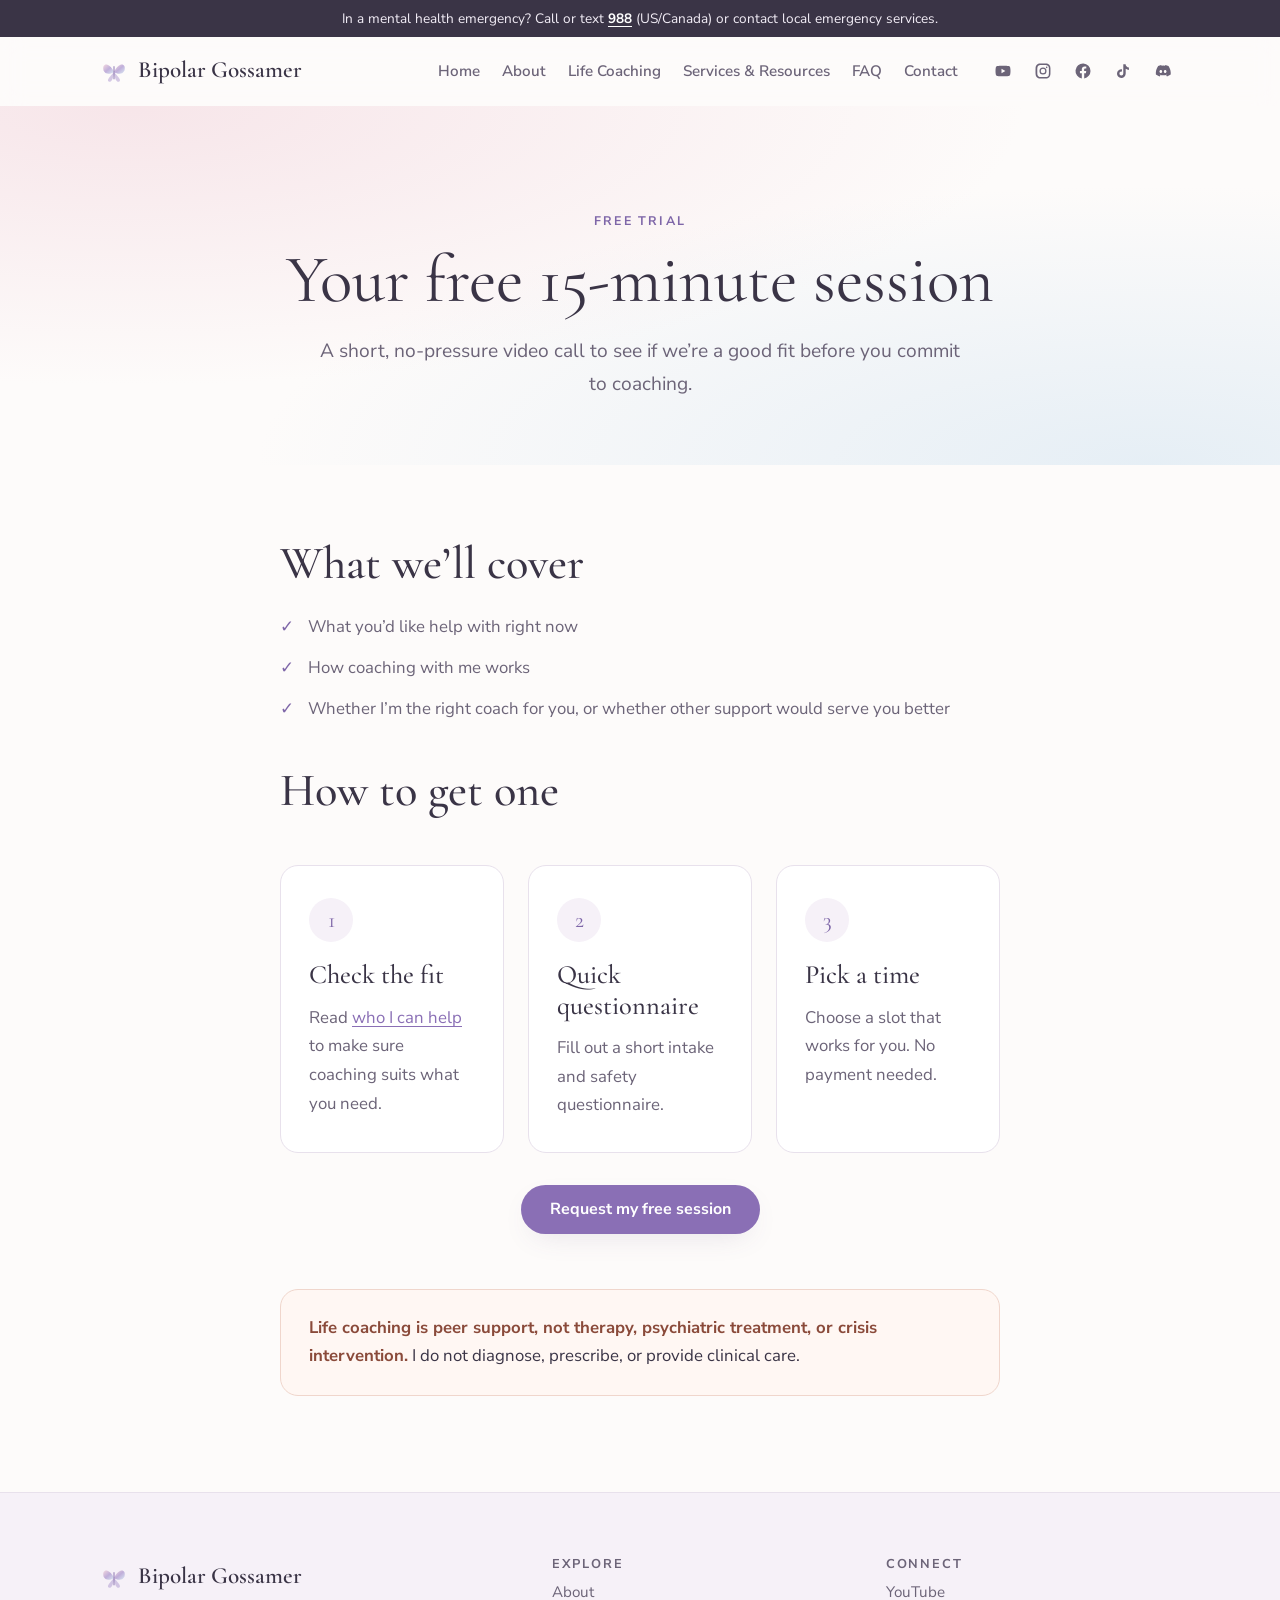
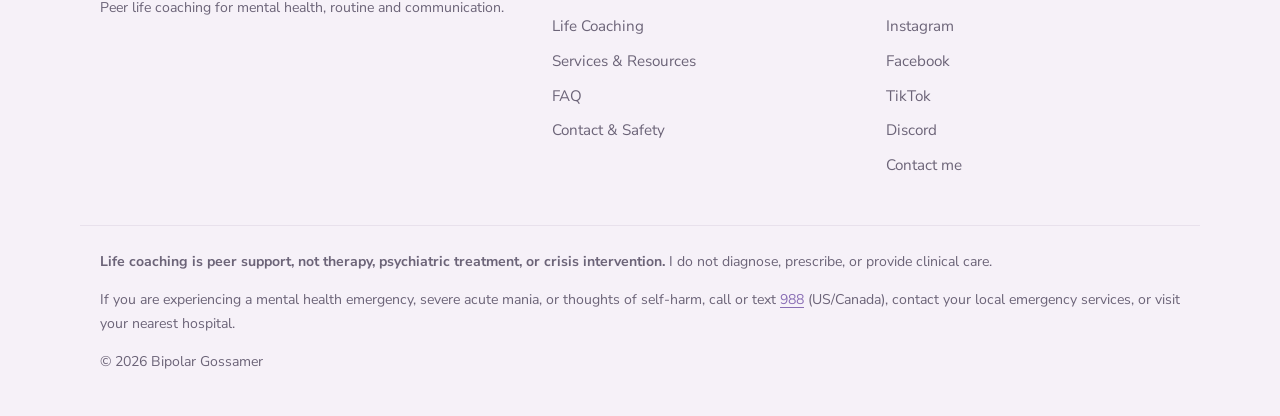
<file: free-session.html>
<!doctype html>
<html lang="en">
<head>
  <meta charset="utf-8">
  <meta name="viewport" content="width=device-width, initial-scale=1">
  <title>Free 15-Minute Session | Bipolar Gossamer</title>
  <meta name="description" content="Try a free 15-minute life coaching call to see if we're a good fit.">
  <meta property="og:title" content="Free 15-Minute Session | Bipolar Gossamer">
  <meta property="og:description" content="Try a free 15-minute life coaching call to see if we're a good fit.">
  <meta property="og:type" content="website">
  <link rel="icon" href="images/favicon.svg" type="image/svg+xml">
  <link rel="preconnect" href="https://fonts.googleapis.com">
  <link rel="preconnect" href="https://fonts.gstatic.com" crossorigin>
  <link href="https://fonts.googleapis.com/css2?family=Cormorant+Garamond:ital,wght@0,400;0,500;0,600;1,400;1,500&family=Nunito+Sans:wght@300;400;600;700&display=swap" rel="stylesheet">
  <link rel="stylesheet" href="css/styles.css">
</head>
<body>

  <!-- Crisis banner (permanent, per planning doc) -->
  <div class="crisis-bar" role="note">
    In a mental health emergency? Call or text <a href="tel:988"><strong>988</strong></a> (US/Canada) or contact local emergency services.
  </div>

  <!-- ============ NAV ============ -->
  <header class="site-header" id="top">
    <nav class="nav container" aria-label="Main">
      <a class="brand" href="index.html">
        <img src="images/favicon.svg" alt="" width="28" height="28">
        <span>Bipolar Gossamer</span>
      </a>

      <button class="nav-toggle" aria-expanded="false" aria-controls="nav-menu">
        <span class="sr-only">Menu</span><span class="bar"></span><span class="bar"></span><span class="bar"></span>
      </button>

      <div class="nav-menu" id="nav-menu">
        <ul class="nav-links">
          <li><a href="index.html">Home</a></li>
          <li><a href="about.html">About</a></li>
          <li><a href="coaching.html">Life Coaching</a></li>
          <li><a href="resources.html">Services &amp; Resources</a></li>
          <li><a href="faq.html">FAQ</a></li>
          <li><a href="contact.html">Contact</a></li>
        </ul>
        <ul class="social" aria-label="Social media">
          <li><a href="https://www.youtube.com/@bipolargossamer" target="_blank" rel="noopener" aria-label="YouTube"><svg viewBox="0 0 24 24"><path d="M21.6 7.2a2.5 2.5 0 0 0-1.8-1.8C18.2 5 12 5 12 5s-6.2 0-7.8.4A2.5 2.5 0 0 0 2.4 7.2 26 26 0 0 0 2 12a26 26 0 0 0 .4 4.8 2.5 2.5 0 0 0 1.8 1.8c1.6.4 7.8.4 7.8.4s6.2 0 7.8-.4a2.5 2.5 0 0 0 1.8-1.8A26 26 0 0 0 22 12a26 26 0 0 0-.4-4.8zM10 15V9l5.2 3L10 15z"/></svg></a></li>
          <li><a href="https://www.instagram.com/bipolargossamer/" target="_blank" rel="noopener" aria-label="Instagram"><svg viewBox="0 0 24 24"><path d="M12 7.3a4.7 4.7 0 1 0 0 9.4 4.7 4.7 0 0 0 0-9.4zm0 7.7a3 3 0 1 1 0-6 3 3 0 0 1 0 6zm6-7.9a1.1 1.1 0 1 1-2.2 0 1.1 1.1 0 0 1 2.2 0zM21.9 8c0-1.6-.5-3-1.6-4.2C19 2.6 17.6 2.2 16 2.1c-1.6-.1-6.4-.1-8 0-1.6.1-3 .5-4.2 1.7S2.2 6.4 2.1 8c-.1 1.6-.1 6.4 0 8 .1 1.6.5 3 1.7 4.2 1.2 1.2 2.6 1.6 4.2 1.7 1.6.1 6.4.1 8 0 1.6-.1 3-.5 4.2-1.7 1.2-1.2 1.6-2.6 1.7-4.2.1-1.6.1-6.4 0-8zm-2.1 9.7a3.2 3.2 0 0 1-1.8 1.8c-1.3.5-4.3.4-5.7.4s-4.4.1-5.7-.4a3.2 3.2 0 0 1-1.8-1.8c-.5-1.3-.4-4.3-.4-5.7s-.1-4.4.4-5.7A3.2 3.2 0 0 1 6.3 4.5c1.3-.5 4.3-.4 5.7-.4s4.4-.1 5.7.4a3.2 3.2 0 0 1 1.8 1.8c.5 1.3.4 4.3.4 5.7s.1 4.4-.4 5.7z"/></svg></a></li>
          <li><a href="https://www.facebook.com/bipolargossamer" target="_blank" rel="noopener" aria-label="Facebook"><svg viewBox="0 0 24 24"><path d="M22 12a10 10 0 1 0-11.6 9.9v-7H7.9V12h2.5V9.8c0-2.5 1.5-3.9 3.8-3.9 1.1 0 2.2.2 2.2.2v2.5h-1.3c-1.2 0-1.6.8-1.6 1.6V12h2.8l-.4 2.9h-2.3v7A10 10 0 0 0 22 12z"/></svg></a></li>
          <li><a href="https://www.tiktok.com/@bipolargossamer" target="_blank" rel="noopener" aria-label="TikTok"><svg viewBox="0 0 24 24"><path d="M16.6 5.8A4.3 4.3 0 0 1 15.5 3h-3.1v12.4a2.6 2.6 0 1 1-2.6-2.6c.3 0 .5 0 .8.1V9.7a5.8 5.8 0 1 0 5 5.7V9.1a7.3 7.3 0 0 0 4.3 1.4V7.4a4.3 4.3 0 0 1-3.3-1.6z"/></svg></a></li>
          <li><a href="https://discord.gg/2A8UdWzbZ6" target="_blank" rel="noopener" aria-label="Discord"><svg viewBox="0 0 24 24"><path d="M19.3 5.3A16.5 16.5 0 0 0 15.2 4l-.5 1a15.3 15.3 0 0 0-4.6 0L9.6 4a16.4 16.4 0 0 0-4.1 1.3C2.9 9.2 2.2 13 2.5 16.8a16.6 16.6 0 0 0 5 2.5l1.1-1.7a10.7 10.7 0 0 1-1.7-.8l.4-.3a11.8 11.8 0 0 0 10.2 0l.4.3c-.5.3-1.1.6-1.7.8l1.1 1.7a16.5 16.5 0 0 0 5-2.5c.4-4.4-.7-8.2-3-11.5zM9.1 14.5c-1 0-1.8-.9-1.8-2s.8-2 1.8-2 1.8.9 1.8 2-.8 2-1.8 2zm5.8 0c-1 0-1.8-.9-1.8-2s.8-2 1.8-2 1.8.9 1.8 2-.8 2-1.8 2z"/></svg></a></li>
        </ul>
      </div>
    </nav>
  </header>

  <main>

    <section class="page-hero">
      <div class="container">
        <p class="eyebrow">Free trial</p>
        <h1>Your free 15-minute session</h1>
        <p class="lead">A short, no-pressure video call to see if we’re a good fit before you commit to coaching.</p>
      </div>
    </section>

    <!-- DRAFT: Cynthia to review the details on this page -->
    <section class="section-sm">
      <div class="container narrow">
        <h2>What we’ll cover</h2>
        <ul class="check-list">
          <li>What you’d like help with right now</li>
          <li>How coaching with me works</li>
          <li>Whether I’m the right coach for you, or whether other support would serve you better</li>
        </ul>

        <h2 style="margin-top:40px">How to get one</h2>
        <ol class="steps">
          <li class="card reveal"><span class="step-num">1</span><h3>Check the fit</h3><p>Read <a href="coaching.html#fit">who I can help</a> to make sure coaching suits what you need.</p></li>
          <li class="card reveal"><span class="step-num">2</span><h3>Quick questionnaire</h3><p>Fill out a short intake and safety questionnaire.</p></li>
          <li class="card reveal"><span class="step-num">3</span><h3>Pick a time</h3><p>Choose a slot that works for you. No payment needed.</p></li>
        </ol>

        <!-- TODO (Cynthia): link this button to the free-trial event on Cal.com -->
        <div class="btn-row center" style="margin-top:32px">
          <button type="button" class="btn btn-primary" data-email-user="bipolargossamer" data-email-domain="gmail.com" data-email-subject="Free 15-minute session request">Request my free session</button>
        </div>
        <p class="reveal-email center" aria-live="polite"></p>

        <div class="callout important">
          <p><strong>Life coaching is peer support, not therapy, psychiatric treatment, or crisis intervention.</strong> I do not diagnose, prescribe, or provide clinical care.</p>
        </div>
      </div>
    </section>

  </main>

  <!-- ============ FOOTER ============ -->
  <footer class="site-footer">
    <div class="container footer-grid">
      <div>
        <a class="brand" href="index.html"><img src="images/favicon.svg" alt="" width="28" height="28"><span>Bipolar Gossamer</span></a>
        <p class="small">Peer life coaching for mental health, routine and communication.</p>
      </div>
      <div>
        <h4>Explore</h4>
        <ul class="footer-links">
          <li><a href="about.html">About</a></li>
          <li><a href="coaching.html">Life Coaching</a></li>
          <li><a href="resources.html">Services &amp; Resources</a></li>
          <li><a href="faq.html">FAQ</a></li>
          <li><a href="contact.html">Contact &amp; Safety</a></li>
        </ul>
      </div>
      <div>
        <h4>Connect</h4>
        <ul class="footer-links">
          <li><a href="https://www.youtube.com/@bipolargossamer" target="_blank" rel="noopener">YouTube</a></li>
          <li><a href="https://www.instagram.com/bipolargossamer/" target="_blank" rel="noopener">Instagram</a></li>
          <li><a href="https://www.facebook.com/bipolargossamer" target="_blank" rel="noopener">Facebook</a></li>
          <li><a href="https://www.tiktok.com/@bipolargossamer" target="_blank" rel="noopener">TikTok</a></li>
          <li><a href="https://discord.gg/2A8UdWzbZ6" target="_blank" rel="noopener">Discord</a></li>
          <li><a href="contact.html">Contact me</a></li>
        </ul>
      </div>
    </div>
    <div class="container disclaimer">
      <p><strong>Life coaching is peer support, not therapy, psychiatric treatment, or crisis intervention.</strong> I do not diagnose, prescribe, or provide clinical care.</p>
      <p>If you are experiencing a mental health emergency, severe acute mania, or thoughts of self-harm, call or text <a href="tel:988">988</a> (US/Canada), contact your local emergency services, or visit your nearest hospital.</p>
      <p class="small">&copy; <span id="year">2026</span> Bipolar Gossamer</p>
    </div>
  </footer>

  <script src="js/main.js" defer></script>
</body>
</html>
</file>
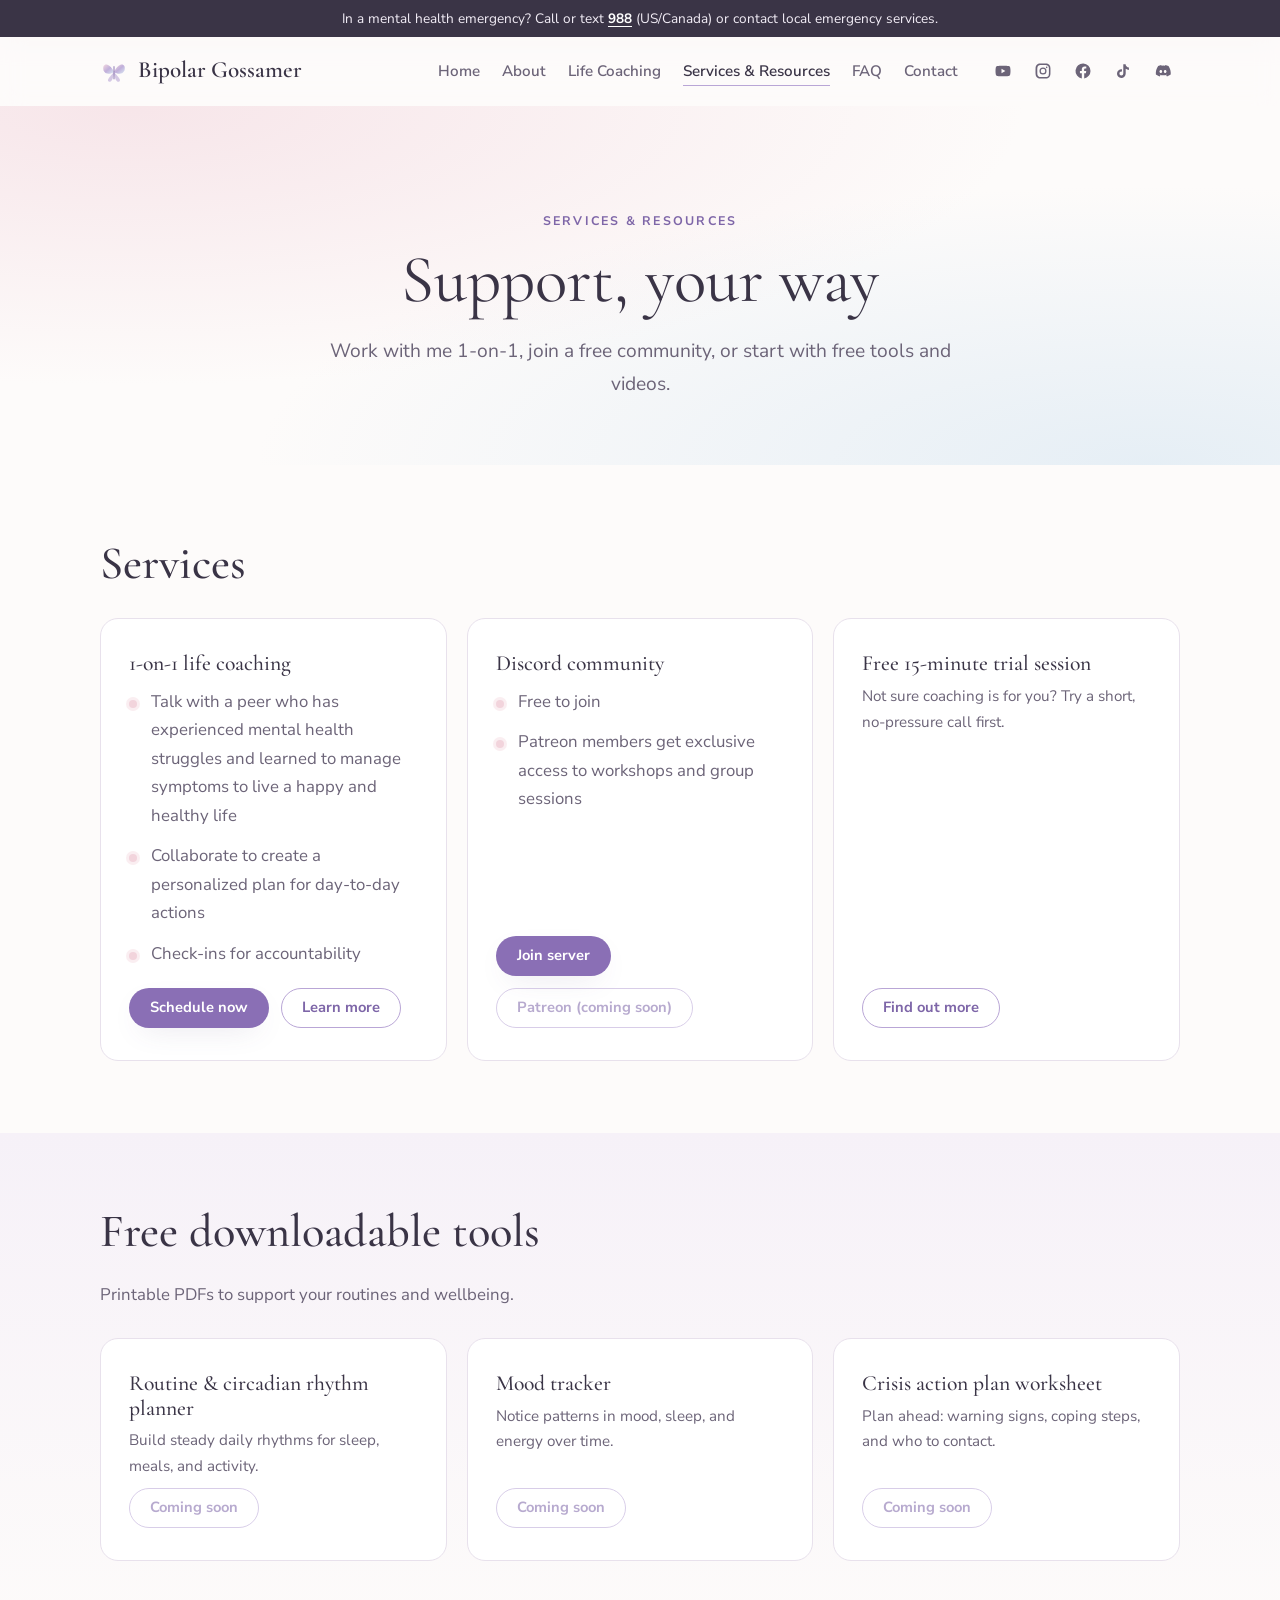
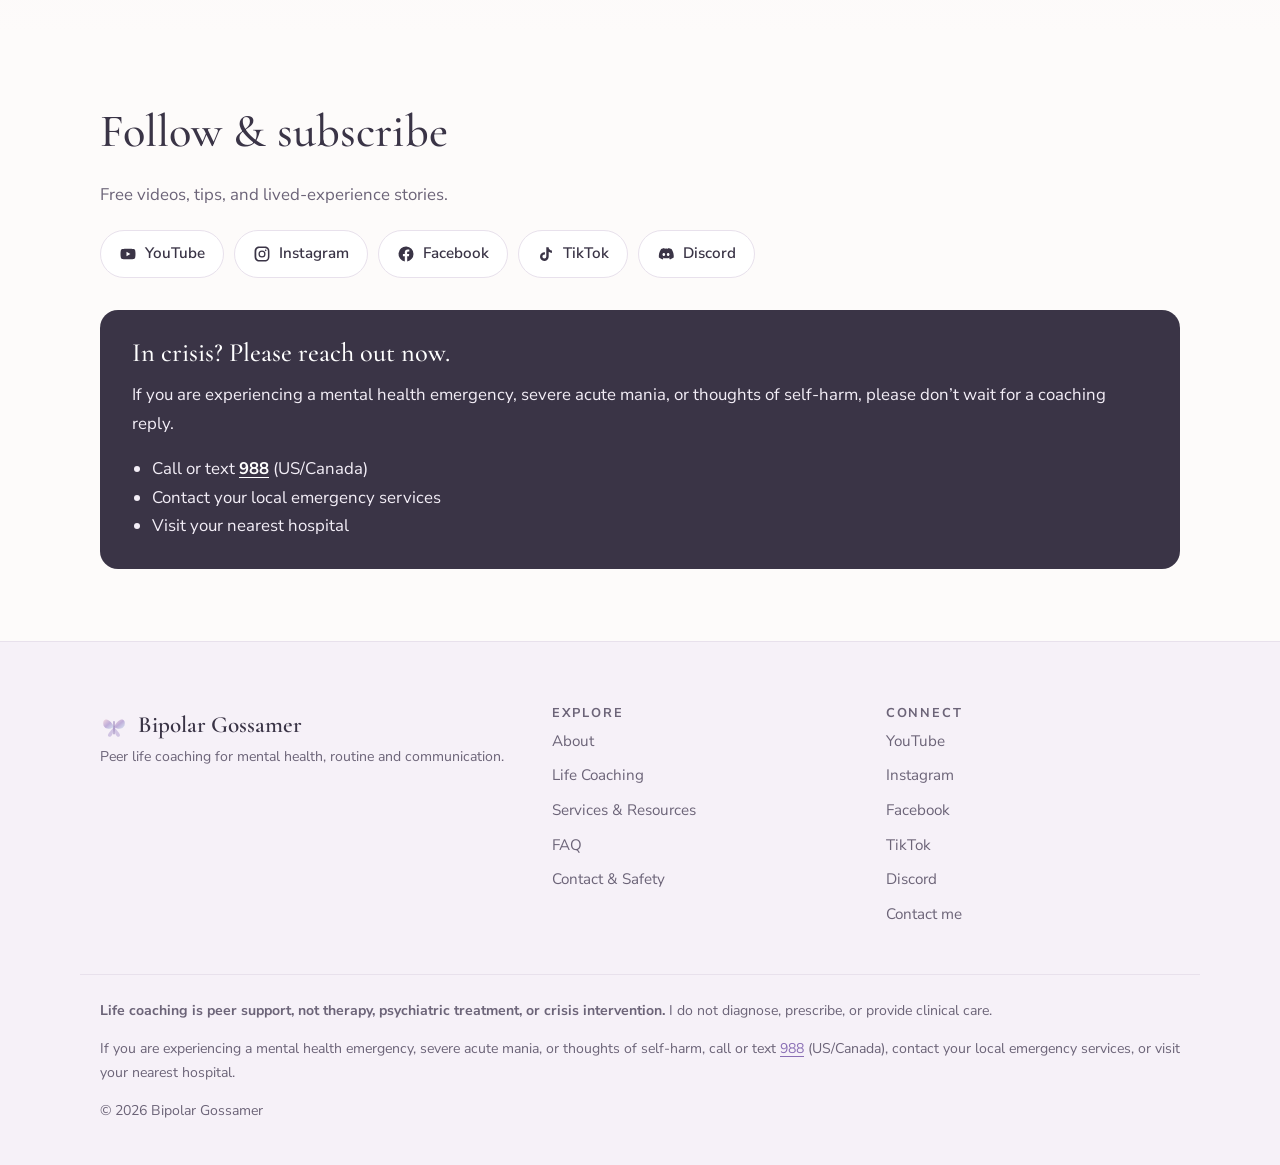
<file: resources.html>
<!doctype html>
<html lang="en">
<head>
  <meta charset="utf-8">
  <meta name="viewport" content="width=device-width, initial-scale=1">
  <title>Services & Resources | Bipolar Gossamer</title>
  <meta name="description" content="Life coaching, a free Discord community, free mental health tools, and where to follow along.">
  <meta property="og:title" content="Services & Resources | Bipolar Gossamer">
  <meta property="og:description" content="Life coaching, a free Discord community, free mental health tools, and where to follow along.">
  <meta property="og:type" content="website">
  <link rel="icon" href="images/favicon.svg" type="image/svg+xml">
  <link rel="preconnect" href="https://fonts.googleapis.com">
  <link rel="preconnect" href="https://fonts.gstatic.com" crossorigin>
  <link href="https://fonts.googleapis.com/css2?family=Cormorant+Garamond:ital,wght@0,400;0,500;0,600;1,400;1,500&family=Nunito+Sans:wght@300;400;600;700&display=swap" rel="stylesheet">
  <link rel="stylesheet" href="css/styles.css">
</head>
<body>

  <!-- Crisis banner (permanent, per planning doc) -->
  <div class="crisis-bar" role="note">
    In a mental health emergency? Call or text <a href="tel:988"><strong>988</strong></a> (US/Canada) or contact local emergency services.
  </div>

  <!-- ============ NAV ============ -->
  <header class="site-header" id="top">
    <nav class="nav container" aria-label="Main">
      <a class="brand" href="index.html">
        <img src="images/favicon.svg" alt="" width="28" height="28">
        <span>Bipolar Gossamer</span>
      </a>

      <button class="nav-toggle" aria-expanded="false" aria-controls="nav-menu">
        <span class="sr-only">Menu</span><span class="bar"></span><span class="bar"></span><span class="bar"></span>
      </button>

      <div class="nav-menu" id="nav-menu">
        <ul class="nav-links">
          <li><a href="index.html">Home</a></li>
          <li><a href="about.html">About</a></li>
          <li><a href="coaching.html">Life Coaching</a></li>
          <li><a href="resources.html" aria-current="page">Services &amp; Resources</a></li>
          <li><a href="faq.html">FAQ</a></li>
          <li><a href="contact.html">Contact</a></li>
        </ul>
        <ul class="social" aria-label="Social media">
          <li><a href="https://www.youtube.com/@bipolargossamer" target="_blank" rel="noopener" aria-label="YouTube"><svg viewBox="0 0 24 24"><path d="M21.6 7.2a2.5 2.5 0 0 0-1.8-1.8C18.2 5 12 5 12 5s-6.2 0-7.8.4A2.5 2.5 0 0 0 2.4 7.2 26 26 0 0 0 2 12a26 26 0 0 0 .4 4.8 2.5 2.5 0 0 0 1.8 1.8c1.6.4 7.8.4 7.8.4s6.2 0 7.8-.4a2.5 2.5 0 0 0 1.8-1.8A26 26 0 0 0 22 12a26 26 0 0 0-.4-4.8zM10 15V9l5.2 3L10 15z"/></svg></a></li>
          <li><a href="https://www.instagram.com/bipolargossamer/" target="_blank" rel="noopener" aria-label="Instagram"><svg viewBox="0 0 24 24"><path d="M12 7.3a4.7 4.7 0 1 0 0 9.4 4.7 4.7 0 0 0 0-9.4zm0 7.7a3 3 0 1 1 0-6 3 3 0 0 1 0 6zm6-7.9a1.1 1.1 0 1 1-2.2 0 1.1 1.1 0 0 1 2.2 0zM21.9 8c0-1.6-.5-3-1.6-4.2C19 2.6 17.6 2.2 16 2.1c-1.6-.1-6.4-.1-8 0-1.6.1-3 .5-4.2 1.7S2.2 6.4 2.1 8c-.1 1.6-.1 6.4 0 8 .1 1.6.5 3 1.7 4.2 1.2 1.2 2.6 1.6 4.2 1.7 1.6.1 6.4.1 8 0 1.6-.1 3-.5 4.2-1.7 1.2-1.2 1.6-2.6 1.7-4.2.1-1.6.1-6.4 0-8zm-2.1 9.7a3.2 3.2 0 0 1-1.8 1.8c-1.3.5-4.3.4-5.7.4s-4.4.1-5.7-.4a3.2 3.2 0 0 1-1.8-1.8c-.5-1.3-.4-4.3-.4-5.7s-.1-4.4.4-5.7A3.2 3.2 0 0 1 6.3 4.5c1.3-.5 4.3-.4 5.7-.4s4.4-.1 5.7.4a3.2 3.2 0 0 1 1.8 1.8c.5 1.3.4 4.3.4 5.7s.1 4.4-.4 5.7z"/></svg></a></li>
          <li><a href="https://www.facebook.com/bipolargossamer" target="_blank" rel="noopener" aria-label="Facebook"><svg viewBox="0 0 24 24"><path d="M22 12a10 10 0 1 0-11.6 9.9v-7H7.9V12h2.5V9.8c0-2.5 1.5-3.9 3.8-3.9 1.1 0 2.2.2 2.2.2v2.5h-1.3c-1.2 0-1.6.8-1.6 1.6V12h2.8l-.4 2.9h-2.3v7A10 10 0 0 0 22 12z"/></svg></a></li>
          <li><a href="https://www.tiktok.com/@bipolargossamer" target="_blank" rel="noopener" aria-label="TikTok"><svg viewBox="0 0 24 24"><path d="M16.6 5.8A4.3 4.3 0 0 1 15.5 3h-3.1v12.4a2.6 2.6 0 1 1-2.6-2.6c.3 0 .5 0 .8.1V9.7a5.8 5.8 0 1 0 5 5.7V9.1a7.3 7.3 0 0 0 4.3 1.4V7.4a4.3 4.3 0 0 1-3.3-1.6z"/></svg></a></li>
          <li><a href="https://discord.gg/2A8UdWzbZ6" target="_blank" rel="noopener" aria-label="Discord"><svg viewBox="0 0 24 24"><path d="M19.3 5.3A16.5 16.5 0 0 0 15.2 4l-.5 1a15.3 15.3 0 0 0-4.6 0L9.6 4a16.4 16.4 0 0 0-4.1 1.3C2.9 9.2 2.2 13 2.5 16.8a16.6 16.6 0 0 0 5 2.5l1.1-1.7a10.7 10.7 0 0 1-1.7-.8l.4-.3a11.8 11.8 0 0 0 10.2 0l.4.3c-.5.3-1.1.6-1.7.8l1.1 1.7a16.5 16.5 0 0 0 5-2.5c.4-4.4-.7-8.2-3-11.5zM9.1 14.5c-1 0-1.8-.9-1.8-2s.8-2 1.8-2 1.8.9 1.8 2-.8 2-1.8 2zm5.8 0c-1 0-1.8-.9-1.8-2s.8-2 1.8-2 1.8.9 1.8 2-.8 2-1.8 2z"/></svg></a></li>
        </ul>
      </div>
    </nav>
  </header>

  <main>

    <section class="page-hero">
      <div class="container">
        <p class="eyebrow">Services &amp; resources</p>
        <h1>Support, your way</h1>
        <p class="lead">Work with me 1-on-1, join a free community, or start with free tools and videos.</p>
      </div>
    </section>

    <section class="section-sm">
      <div class="container">
        <h2>Services</h2>
        <div class="card-grid">
          <div class="card reveal">
            <h3>1-on-1 life coaching</h3>
            <ul class="soft-list">
              <li>Talk with a peer who has experienced mental health struggles and learned to manage symptoms to live a happy and healthy life</li>
              <li>Collaborate to create a personalized plan for day-to-day actions</li>
              <li>Check-ins for accountability</li>
            </ul>
            <div class="btn-row" style="margin-top:auto">
              <a class="btn btn-primary" href="coaching.html#book">Schedule now</a>
              <a class="btn btn-ghost" href="coaching.html">Learn more</a>
            </div>
          </div>
          <div class="card reveal">
            <h3>Discord community</h3>
            <ul class="soft-list">
              <li>Free to join</li>
              <li>Patreon members get exclusive access to workshops and group sessions</li>
            </ul>
            <div class="btn-row" style="margin-top:auto">
              <a class="btn btn-primary" href="https://discord.gg/2A8UdWzbZ6" target="_blank" rel="noopener">Join server</a>
              <!-- TODO: replace with the Patreon link and remove aria-disabled -->
              <a class="btn btn-ghost" href="#" aria-disabled="true">Patreon (coming soon)</a>
            </div>
          </div>
          <div class="card reveal">
            <h3>Free 15-minute trial session</h3>
            <p>Not sure coaching is for you? Try a short, no-pressure call first.</p>
            <a class="btn btn-ghost" href="free-session.html">Find out more</a>
          </div>
        </div>
      </div>
    </section>

    <section class="section-sm tinted">
      <div class="container">
        <h2>Free downloadable tools</h2>
        <p style="color:var(--ink-soft)">Printable PDFs to support your routines and wellbeing.</p>
        <!-- TODO: put PDFs in a downloads/ folder, set each href to e.g. downloads/mood-tracker.pdf, add the download attribute, and remove aria-disabled -->
        <div class="card-grid">
          <div class="card reveal"><h3>Routine &amp; circadian rhythm planner</h3><p>Build steady daily rhythms for sleep, meals, and activity.</p><a class="btn btn-ghost" href="#" aria-disabled="true">Coming soon</a></div>
          <div class="card reveal"><h3>Mood tracker</h3><p>Notice patterns in mood, sleep, and energy over time.</p><a class="btn btn-ghost" href="#" aria-disabled="true">Coming soon</a></div>
          <div class="card reveal"><h3>Crisis action plan worksheet</h3><p>Plan ahead: warning signs, coping steps, and who to contact.</p><a class="btn btn-ghost" href="#" aria-disabled="true">Coming soon</a></div>
        </div>
      </div>
    </section>

    <section class="section-sm">
      <div class="container">
        <h2>Follow &amp; subscribe</h2>
        <p style="color:var(--ink-soft)">Free videos, tips, and lived-experience stories.</p>
        <ul class="link-pills">
          <li><a href="https://www.youtube.com/@bipolargossamer" target="_blank" rel="noopener"><svg viewBox="0 0 24 24" aria-hidden="true"><path d="M21.6 7.2a2.5 2.5 0 0 0-1.8-1.8C18.2 5 12 5 12 5s-6.2 0-7.8.4A2.5 2.5 0 0 0 2.4 7.2 26 26 0 0 0 2 12a26 26 0 0 0 .4 4.8 2.5 2.5 0 0 0 1.8 1.8c1.6.4 7.8.4 7.8.4s6.2 0 7.8-.4a2.5 2.5 0 0 0 1.8-1.8A26 26 0 0 0 22 12a26 26 0 0 0-.4-4.8zM10 15V9l5.2 3L10 15z"/></svg>YouTube</a></li>
          <li><a href="https://www.instagram.com/bipolargossamer/" target="_blank" rel="noopener"><svg viewBox="0 0 24 24" aria-hidden="true"><path d="M12 7.3a4.7 4.7 0 1 0 0 9.4 4.7 4.7 0 0 0 0-9.4zm0 7.7a3 3 0 1 1 0-6 3 3 0 0 1 0 6zm6-7.9a1.1 1.1 0 1 1-2.2 0 1.1 1.1 0 0 1 2.2 0zM21.9 8c0-1.6-.5-3-1.6-4.2C19 2.6 17.6 2.2 16 2.1c-1.6-.1-6.4-.1-8 0-1.6.1-3 .5-4.2 1.7S2.2 6.4 2.1 8c-.1 1.6-.1 6.4 0 8 .1 1.6.5 3 1.7 4.2 1.2 1.2 2.6 1.6 4.2 1.7 1.6.1 6.4.1 8 0 1.6-.1 3-.5 4.2-1.7 1.2-1.2 1.6-2.6 1.7-4.2.1-1.6.1-6.4 0-8zm-2.1 9.7a3.2 3.2 0 0 1-1.8 1.8c-1.3.5-4.3.4-5.7.4s-4.4.1-5.7-.4a3.2 3.2 0 0 1-1.8-1.8c-.5-1.3-.4-4.3-.4-5.7s-.1-4.4.4-5.7A3.2 3.2 0 0 1 6.3 4.5c1.3-.5 4.3-.4 5.7-.4s4.4-.1 5.7.4a3.2 3.2 0 0 1 1.8 1.8c.5 1.3.4 4.3.4 5.7s.1 4.4-.4 5.7z"/></svg>Instagram</a></li>
          <li><a href="https://www.facebook.com/bipolargossamer" target="_blank" rel="noopener"><svg viewBox="0 0 24 24" aria-hidden="true"><path d="M22 12a10 10 0 1 0-11.6 9.9v-7H7.9V12h2.5V9.8c0-2.5 1.5-3.9 3.8-3.9 1.1 0 2.2.2 2.2.2v2.5h-1.3c-1.2 0-1.6.8-1.6 1.6V12h2.8l-.4 2.9h-2.3v7A10 10 0 0 0 22 12z"/></svg>Facebook</a></li>
          <li><a href="https://www.tiktok.com/@bipolargossamer" target="_blank" rel="noopener"><svg viewBox="0 0 24 24" aria-hidden="true"><path d="M16.6 5.8A4.3 4.3 0 0 1 15.5 3h-3.1v12.4a2.6 2.6 0 1 1-2.6-2.6c.3 0 .5 0 .8.1V9.7a5.8 5.8 0 1 0 5 5.7V9.1a7.3 7.3 0 0 0 4.3 1.4V7.4a4.3 4.3 0 0 1-3.3-1.6z"/></svg>TikTok</a></li>
          <li><a href="https://discord.gg/2A8UdWzbZ6" target="_blank" rel="noopener"><svg viewBox="0 0 24 24" aria-hidden="true"><path d="M19.3 5.3A16.5 16.5 0 0 0 15.2 4l-.5 1a15.3 15.3 0 0 0-4.6 0L9.6 4a16.4 16.4 0 0 0-4.1 1.3C2.9 9.2 2.2 13 2.5 16.8a16.6 16.6 0 0 0 5 2.5l1.1-1.7a10.7 10.7 0 0 1-1.7-.8l.4-.3a11.8 11.8 0 0 0 10.2 0l.4.3c-.5.3-1.1.6-1.7.8l1.1 1.7a16.5 16.5 0 0 0 5-2.5c.4-4.4-.7-8.2-3-11.5zM9.1 14.5c-1 0-1.8-.9-1.8-2s.8-2 1.8-2 1.8.9 1.8 2-.8 2-1.8 2zm5.8 0c-1 0-1.8-.9-1.8-2s.8-2 1.8-2 1.8.9 1.8 2-.8 2-1.8 2z"/></svg>Discord</a></li>
        </ul>
    <div class="crisis-box" role="note">
      <h3>In crisis? Please reach out now.</h3>
      <p>If you are experiencing a mental health emergency, severe acute mania, or thoughts of self-harm, please don’t wait for a coaching reply.</p>
      <ul>
        <li>Call or text <a href="tel:988"><strong>988</strong></a> (US/Canada)</li>
        <li>Contact your local emergency services</li>
        <li>Visit your nearest hospital</li>
      </ul>
    </div>
      </div>
    </section>

  </main>

  <!-- ============ FOOTER ============ -->
  <footer class="site-footer">
    <div class="container footer-grid">
      <div>
        <a class="brand" href="index.html"><img src="images/favicon.svg" alt="" width="28" height="28"><span>Bipolar Gossamer</span></a>
        <p class="small">Peer life coaching for mental health, routine and communication.</p>
      </div>
      <div>
        <h4>Explore</h4>
        <ul class="footer-links">
          <li><a href="about.html">About</a></li>
          <li><a href="coaching.html">Life Coaching</a></li>
          <li><a href="resources.html">Services &amp; Resources</a></li>
          <li><a href="faq.html">FAQ</a></li>
          <li><a href="contact.html">Contact &amp; Safety</a></li>
        </ul>
      </div>
      <div>
        <h4>Connect</h4>
        <ul class="footer-links">
          <li><a href="https://www.youtube.com/@bipolargossamer" target="_blank" rel="noopener">YouTube</a></li>
          <li><a href="https://www.instagram.com/bipolargossamer/" target="_blank" rel="noopener">Instagram</a></li>
          <li><a href="https://www.facebook.com/bipolargossamer" target="_blank" rel="noopener">Facebook</a></li>
          <li><a href="https://www.tiktok.com/@bipolargossamer" target="_blank" rel="noopener">TikTok</a></li>
          <li><a href="https://discord.gg/2A8UdWzbZ6" target="_blank" rel="noopener">Discord</a></li>
          <li><a href="contact.html">Contact me</a></li>
        </ul>
      </div>
    </div>
    <div class="container disclaimer">
      <p><strong>Life coaching is peer support, not therapy, psychiatric treatment, or crisis intervention.</strong> I do not diagnose, prescribe, or provide clinical care.</p>
      <p>If you are experiencing a mental health emergency, severe acute mania, or thoughts of self-harm, call or text <a href="tel:988">988</a> (US/Canada), contact your local emergency services, or visit your nearest hospital.</p>
      <p class="small">&copy; <span id="year">2026</span> Bipolar Gossamer</p>
    </div>
  </footer>

  <script src="js/main.js" defer></script>
</body>
</html>
</file>
<file: css/styles.css>
/* =========================================================
   Bipolar Gossamer: soft & airy theme
   Edit the tokens below to restyle the whole site.
   ========================================================= */
:root {
  --bg: #fdfbfa;            /* warm white */
  --bg-tint: #f6f1f8;       /* faint lavender */
  --surface: #ffffff;
  --ink: #3a3446;           /* deep plum-gray text */
  --ink-soft: #6c6478;
  --line: #e8e1ec;
  --lavender: #b9a6d6;
  --lavender-deep: #7e66a8;
  --blush: #f2d4dc;
  --sky: #d6e6f2;
  --accent: #8a6fb5;        /* buttons, links */
  --accent-ink: #ffffff;

  --serif: "Cormorant Garamond", Georgia, "Times New Roman", serif;
  --sans: "Nunito Sans", system-ui, -apple-system, "Segoe UI", sans-serif;

  --radius: 18px;
  --shadow: 0 10px 30px -12px rgba(90, 70, 120, .18);
  --max: 1120px;
}

*, *::before, *::after { box-sizing: border-box; }
html { scroll-behavior: smooth; scroll-padding-top: 80px; }
@media (prefers-reduced-motion: reduce) { html { scroll-behavior: auto; } }

body {
  margin: 0;
  background: var(--bg);
  color: var(--ink);
  font-family: var(--sans);
  font-size: 1.05rem;
  line-height: 1.7;
  font-weight: 400;
  -webkit-font-smoothing: antialiased;
}

img { max-width: 100%; display: block; }
a { color: var(--accent); text-underline-offset: 3px; }
a:hover { color: var(--lavender-deep); }

h1, h2, h3, h4 { font-family: var(--serif); font-weight: 500; line-height: 1.15; margin: 0 0 .5em; color: var(--ink); }
h2 { font-size: clamp(2rem, 4vw, 2.9rem); }
h3 { font-size: 1.65rem; }
h4 { font-family: var(--sans); font-size: .8rem; letter-spacing: .14em; text-transform: uppercase; color: var(--ink-soft); font-weight: 700; }
p { margin: 0 0 1em; }

.container { width: 100%; max-width: var(--max); margin: 0 auto; padding: 0 20px; }
.section { padding: clamp(64px, 10vw, 120px) 0; }
.tinted { background: linear-gradient(180deg, var(--bg-tint), var(--bg)); }
.center { text-align: center; }
.small { font-size: .88rem; color: var(--ink-soft); }
.lead { font-size: 1.2rem; color: var(--ink-soft); }
.eyebrow { font-size: .78rem; letter-spacing: .18em; text-transform: uppercase; color: var(--lavender-deep); font-weight: 700; margin-bottom: .8em; }
.sr-only { position: absolute; width: 1px; height: 1px; overflow: hidden; clip: rect(0 0 0 0); white-space: nowrap; }

/* ---------- Crisis bar ---------- */
.crisis-bar {
  background: var(--ink);
  color: #f3eef7;
  font-size: .85rem;
  text-align: center;
  padding: 7px 16px;
}
.crisis-bar a { color: #fff; }

/* ---------- Header / nav ---------- */
.site-header {
  position: sticky; top: 0; z-index: 50;
  background: rgba(253, 251, 250, .82);
  backdrop-filter: blur(12px);
  -webkit-backdrop-filter: blur(12px);
  border-bottom: 1px solid transparent;
  transition: border-color .3s, box-shadow .3s;
}
.site-header.scrolled { border-color: var(--line); box-shadow: 0 4px 20px -14px rgba(90,70,120,.3); }
.nav { display: flex; align-items: center; justify-content: space-between; height: 68px; }
.brand { display: flex; align-items: center; gap: 10px; text-decoration: none; color: var(--ink); font-family: var(--serif); font-size: 1.45rem; font-weight: 600; }
.brand:hover { color: var(--ink); }

.nav-menu { display: flex; align-items: center; gap: 28px; }
.nav-links, .social { list-style: none; margin: 0; padding: 0; display: flex; align-items: center; }
.nav-links { gap: 22px; }
.nav-links a { color: var(--ink-soft); text-decoration: none; font-size: .95rem; font-weight: 600; padding: 4px 0; border-bottom: 1.5px solid transparent; }
.nav-links a:hover, .nav-links a[aria-current="page"] { color: var(--ink); border-color: var(--lavender); }
.social { gap: 6px; }
.social a { display: grid; place-items: center; width: 34px; height: 34px; border-radius: 50%; color: var(--ink-soft); transition: background .2s, color .2s; }
.social a:hover { background: var(--bg-tint); color: var(--accent); }
.social svg { width: 18px; height: 18px; fill: currentColor; }

.nav-toggle { display: none; background: none; border: 0; padding: 10px; cursor: pointer; }
.nav-toggle .bar { display: block; width: 22px; height: 1.5px; background: var(--ink); margin: 5px 0; transition: transform .3s, opacity .3s; }
.nav-toggle[aria-expanded="true"] .bar:nth-child(2) { transform: translateY(6.5px) rotate(45deg); }
.nav-toggle[aria-expanded="true"] .bar:nth-child(3) { opacity: 0; }
.nav-toggle[aria-expanded="true"] .bar:nth-child(4) { transform: translateY(-6.5px) rotate(-45deg); }

@media (max-width: 960px) {
  .nav-toggle { display: block; }
  .nav-menu {
    position: absolute; top: 68px; left: 0; right: 0;
    flex-direction: column; align-items: stretch; gap: 18px;
    background: var(--bg); border-bottom: 1px solid var(--line);
    padding: 18px 20px 24px;
    display: none;
  }
  .nav-menu.open { display: flex; }
  .nav-links { flex-direction: column; align-items: flex-start; gap: 12px; }
  .nav-links a { font-size: 1.05rem; }
}

/* ---------- Buttons ---------- */
.btn {
  display: inline-flex; flex-direction: column; align-items: center; justify-content: center;
  padding: 14px 28px; border-radius: 999px;
  font-family: var(--sans); font-weight: 700; font-size: 1rem; line-height: 1.2;
  text-decoration: none; cursor: pointer; border: 1.5px solid transparent;
  transition: transform .2s, box-shadow .2s, background .2s, color .2s;
}
.btn-primary { background: var(--accent); color: var(--accent-ink); box-shadow: var(--shadow); }
.btn-primary:hover { background: var(--lavender-deep); color: #fff; transform: translateY(-2px); }
.btn-ghost { border-color: var(--lavender); color: var(--lavender-deep); background: transparent; }
.btn-ghost:hover { background: var(--bg-tint); color: var(--lavender-deep); }
.btn-lg { padding: 18px 36px; font-size: 1.1rem; }
.btn-sub { font-weight: 400; font-size: .85rem; opacity: .9; margin-top: 2px; }
.btn:focus-visible, a:focus-visible, input:focus-visible, button:focus-visible { outline: 2px solid var(--lavender-deep); outline-offset: 3px; }

/* ---------- Image placeholders ---------- */
.img-placeholder {
  display: grid; place-items: center;
  aspect-ratio: 4 / 3; width: 100%;
  border-radius: var(--radius);
  background:
    radial-gradient(circle at 30% 30%, rgba(255,255,255,.7), transparent 60%),
    linear-gradient(135deg, var(--blush), var(--bg-tint) 50%, var(--sky));
  color: var(--ink-soft); font-size: .85rem; letter-spacing: .12em; text-transform: uppercase;
  border: 1px dashed var(--lavender);
}
.img-placeholder.tall { aspect-ratio: 4 / 5; }
figure { margin: 0; }
/* Photo frames: show a soft gradient until the image loads (or if it's missing) */
.img-frame {
  position: relative; overflow: hidden; width: 100%; aspect-ratio: 4 / 3;
  border-radius: var(--radius); box-shadow: var(--shadow);
  background: linear-gradient(135deg, var(--blush), var(--bg-tint) 50%, var(--sky));
}
.img-frame.tall { aspect-ratio: 4 / 5; }
.img-frame.wide { aspect-ratio: 16 / 9; }
.img-frame img { width: 100%; height: 100%; object-fit: cover; }
.img-frame img.missing { display: none; }

/* ---------- Hero / above the fold ---------- */
.hero {
  position: relative; overflow: hidden;
  min-height: calc(100vh - 68px - 34px);
  min-height: calc(100svh - 68px - 34px);
  display: flex; align-items: center;
  background:
    radial-gradient(ellipse at 15% 20%, rgba(242,212,220,.55), transparent 55%),
    radial-gradient(ellipse at 85% 80%, rgba(214,230,242,.6), transparent 55%),
    radial-gradient(ellipse at 70% 15%, rgba(185,166,214,.35), transparent 50%),
    var(--bg);
  cursor: pointer;
}
.threads { position: absolute; inset: 0; width: 100%; height: 100%; color: var(--lavender); pointer-events: none; }
.threads path { stroke-dasharray: 2400; stroke-dashoffset: 2400; animation: draw 4s ease-out forwards, drift 14s ease-in-out 4s infinite alternate; }
.threads path:nth-child(2) { animation-delay: .3s, 4.3s; }
.threads path:nth-child(3) { animation-delay: .6s, 4.6s; }
.threads path:nth-child(4) { animation-delay: .9s, 4.9s; }
.threads path:nth-child(5) { animation-delay: 1.2s, 5.2s; }
@keyframes draw { to { stroke-dashoffset: 0; } }
@keyframes drift { from { transform: translateY(0); } to { transform: translateY(-14px); } }

.hero-inner { position: relative; display: grid; grid-template-columns: 1.1fr .9fr; gap: 56px; align-items: center; padding-top: 40px; padding-bottom: 80px; }
.hero-image .img-frame { aspect-ratio: 1; border-radius: 50% 50% 46% 54% / 55% 48% 52% 45%; box-shadow: 0 30px 60px -25px rgba(90,70,120,.45); }
@media (max-width: 800px) {
  .hero-inner { grid-template-columns: 1fr; gap: 36px; }
  .hero-image { max-width: 300px; }
}
.definition .word { font-size: clamp(4rem, 11vw, 8rem); font-weight: 400; font-style: italic; letter-spacing: -.01em; margin: 0; }
.definition .pos { font-size: 1.15rem; color: var(--ink-soft); margin: .3em 0 1.4em; }
.definition .ipa { font-family: var(--sans); letter-spacing: .04em; }
.definition .meaning {
  font-family: var(--serif); font-size: clamp(1.5rem, 2.8vw, 2.1rem); line-height: 1.35;
  padding-left: 22px; border-left: 2px solid var(--lavender); max-width: 22ch;
}

.scroll-cue {
  position: absolute; left: 50%; bottom: 22px; transform: translateX(-50%);
  display: flex; flex-direction: column; align-items: center; gap: 2px;
  color: var(--ink-soft); text-decoration: none; font-size: .72rem; letter-spacing: .25em; text-transform: uppercase;
}
.scroll-cue svg { width: 26px; height: 26px; animation: bob 2.2s ease-in-out infinite; }
@keyframes bob { 50% { transform: translateY(6px); } }


/* ---------- Welcome / below the fold ---------- */
.welcome-grid { display: grid; grid-template-columns: 1.2fr .8fr; gap: 64px; align-items: center; }
.welcome-copy h2 { font-size: clamp(2.3rem, 5vw, 3.6rem); }
.welcome-copy .btn { margin-top: 12px; }
.portrait .img-frame { border-radius: 200px 200px var(--radius) var(--radius); }
.strength { margin-top: clamp(64px, 9vw, 110px); text-align: center; }
.strength h3 { font-size: clamp(1.8rem, 3.4vw, 2.5rem); font-style: italic; font-weight: 400; margin-bottom: 1.2em; }
.strength .img-frame { max-width: 520px; margin: 0 auto; aspect-ratio: 1; }
@media (max-width: 800px) {
  .welcome-grid { grid-template-columns: 1fr; gap: 40px; }
  .portrait { max-width: 360px; }
}

/* ---------- Cards / How it works ---------- */
.card {
  background: var(--surface);
  border: 1px solid var(--line);
  border-radius: var(--radius);
  padding: 32px 28px;
  box-shadow: 0 2px 0 rgba(255,255,255,.6) inset;
}
.steps { list-style: none; padding: 0; margin: 48px 0 0; display: grid; grid-template-columns: repeat(3, 1fr); gap: 24px; }
.step-num {
  display: grid; place-items: center; width: 44px; height: 44px; border-radius: 50%;
  background: var(--bg-tint); color: var(--lavender-deep);
  font-family: var(--serif); font-size: 1.4rem; margin-bottom: 18px;
}
.steps p { color: var(--ink-soft); margin: 0; }
@media (max-width: 860px) { .steps { grid-template-columns: 1fr; } }

/* ---------- Overview ---------- */
.how { padding-bottom: clamp(40px, 6vw, 72px); }
.how-cta { margin: 40px 0 0; }
.overview { padding-top: clamp(40px, 6vw, 72px); }
.overview-grid { display: grid; grid-template-columns: repeat(2, 1fr); gap: 56px; max-width: 920px; }
.overview-grid .btn { margin-top: 8px; }
.overview-grid article { border-top: 1px solid var(--line); padding-top: 28px; }
.soft-list { list-style: none; padding: 0; margin: 0; }
.soft-list li { position: relative; padding-left: 22px; margin-bottom: .7em; color: var(--ink-soft); }
.soft-list li::before { content: ""; position: absolute; left: 0; top: .72em; width: 8px; height: 8px; border-radius: 50%; background: var(--blush); box-shadow: 0 0 0 3px rgba(242,212,220,.4); }
.overview-grid p { color: var(--ink-soft); }
@media (max-width: 860px) { .overview-grid { grid-template-columns: 1fr; gap: 32px; } }

/* ---------- About band ---------- */
.about-grid { display: grid; grid-template-columns: .8fr 1.2fr; gap: 64px; align-items: center; max-width: 980px; }
.about-grid p:not(.eyebrow) { color: var(--ink-soft); }
.about-photo .img-frame { border-radius: var(--radius) var(--radius) 200px 200px; max-width: 360px; }
@media (max-width: 800px) { .about-grid { grid-template-columns: 1fr; gap: 32px; } }

/* ---------- CTA ---------- */
.cta { background:
    radial-gradient(ellipse at 20% 0%, rgba(242,212,220,.6), transparent 60%),
    radial-gradient(ellipse at 80% 100%, rgba(185,166,214,.45), transparent 60%),
    var(--bg-tint); }
.cta-inner { text-align: center; max-width: 760px; }
.cta-inner h2 { font-size: clamp(2.2rem, 4.6vw, 3.3rem); }
.cta-inner .btn { margin: 14px 0 40px; }
.pillars { list-style: none; padding: 0; margin: 0; display: flex; flex-wrap: wrap; justify-content: center; gap: 12px 28px; color: var(--ink-soft); font-size: .95rem; }
.pillars span { color: var(--lavender-deep); margin-right: 4px; }

/* ---------- Video ---------- */
.video-grid { display: grid; grid-template-columns: .9fr 1.1fr; gap: 56px; align-items: center; }
.video-grid p { color: var(--ink-soft); }
.yt { position: relative; aspect-ratio: 16 / 9; border-radius: var(--radius); overflow: hidden; box-shadow: var(--shadow); background: var(--bg-tint); }
.yt iframe { position: absolute; inset: 0; width: 100%; height: 100%; border: 0; }
.yt-placeholder {
  position: absolute; inset: 0; display: flex; flex-direction: column; align-items: center; justify-content: center; gap: 12px;
  text-decoration: none; color: var(--ink-soft); font-size: .85rem; letter-spacing: .12em; text-transform: uppercase;
  background: linear-gradient(135deg, var(--sky), var(--bg-tint) 55%, var(--blush));
}
.yt-placeholder svg { width: 64px; height: 64px; padding: 16px; border-radius: 50%; background: rgba(255,255,255,.85); fill: var(--accent); box-shadow: var(--shadow); transition: transform .2s; }
.yt-placeholder:hover svg { transform: scale(1.06); }
@media (max-width: 860px) { .video-grid { grid-template-columns: 1fr; gap: 32px; } }

/* ---------- Lead magnet ---------- */
.lead-inner { display: grid; grid-template-columns: 1fr 1fr; gap: 48px; align-items: center; background: var(--surface); border: 1px solid var(--line); border-radius: calc(var(--radius) + 8px); padding: clamp(28px, 5vw, 56px); box-shadow: var(--shadow); }
.lead-inner p { color: var(--ink-soft); }
.signup { display: grid; gap: 12px; }
.signup input {
  width: 100%; padding: 14px 18px; font: inherit; color: var(--ink);
  border: 1px solid var(--line); border-radius: 12px; background: var(--bg);
}
.signup input:focus { border-color: var(--lavender); outline: none; box-shadow: 0 0 0 4px rgba(185,166,214,.25); }
.form-note { font-size: .88rem; color: var(--lavender-deep); margin: 0; min-height: 1.2em; }
@media (max-width: 860px) { .lead-inner { grid-template-columns: 1fr; gap: 24px; } }

/* ---------- Reviews ---------- */
.review-grid { display: grid; grid-template-columns: repeat(3, 1fr); gap: 24px; margin-top: 48px; }
.review-grid blockquote { margin: 0; }
.review-grid p { font-family: var(--serif); font-size: 1.3rem; line-height: 1.45; font-style: italic; }
.review-grid footer { font-size: .9rem; color: var(--ink-soft); }
.placeholder-quote { border-style: dashed; border-color: var(--lavender); }
.placeholder-quote p { color: var(--ink-soft); }
@media (max-width: 860px) { .review-grid { grid-template-columns: 1fr; } }

/* ---------- Footer ---------- */
.site-footer { background: var(--bg-tint); border-top: 1px solid var(--line); padding: 64px 0 28px; margin-top: 0; }
.footer-grid { display: grid; grid-template-columns: 1.4fr 1fr 1fr; gap: 40px; }
.footer-links { list-style: none; padding: 0; margin: 0; }
.footer-links li { margin-bottom: 6px; }
.footer-links a { color: var(--ink-soft); text-decoration: none; font-size: .95rem; }
.footer-links a:hover { color: var(--accent); }
.disclaimer { margin-top: 40px; padding-top: 24px; border-top: 1px solid var(--line); font-size: .88rem; color: var(--ink-soft); }
@media (max-width: 760px) { .footer-grid { grid-template-columns: 1fr; gap: 28px; } }

/* ---------- Reveal on scroll ---------- */
.js .reveal { opacity: 0; transform: translateY(18px); transition: opacity .9s ease, transform .9s ease; }
.js .reveal.visible { opacity: 1; transform: none; }
@media (prefers-reduced-motion: reduce) {
  .js .reveal { opacity: 1; transform: none; transition: none; }
  .threads path { animation: none; stroke-dashoffset: 0; }
  .scroll-cue svg { animation: none; }
}

/* =========================================================
   Inner pages
   ========================================================= */
.page-hero {
  padding: clamp(56px, 9vw, 104px) 0 clamp(40px, 6vw, 64px);
  background:
    radial-gradient(ellipse at 10% 0%, rgba(242,212,220,.55), transparent 55%),
    radial-gradient(ellipse at 90% 100%, rgba(214,230,242,.6), transparent 55%),
    var(--bg);
  text-align: center;
}
.page-hero h1 { font-size: clamp(2.6rem, 6vw, 4.2rem); font-weight: 400; margin-bottom: .25em; }
.page-hero .lead { max-width: 640px; margin: 0 auto; }

.narrow { max-width: 760px; }
.prose p { color: var(--ink-soft); }
.prose h2 { margin-top: 1.4em; }
.prose h3 { margin-top: 1.2em; }
.section-sm { padding: clamp(40px, 6vw, 72px) 0; }

.split { display: grid; grid-template-columns: .85fr 1.15fr; gap: 64px; align-items: center; }
.split.reverse { grid-template-columns: 1.15fr .85fr; }
.split.reverse > :first-child { order: 2; }
.split .img-frame { max-width: 420px; border-radius: 200px 200px var(--radius) var(--radius); }
@media (max-width: 820px) {
  .split, .split.reverse { grid-template-columns: 1fr; gap: 32px; }
  .split.reverse > :first-child { order: 0; }
}

.btn-row { display: flex; flex-wrap: wrap; gap: 12px; margin-top: 20px; }
.btn-row.center { justify-content: center; }

/* Notice / callout boxes */
.callout {
  border-radius: var(--radius); padding: 24px 28px; margin: 24px 0;
  background: var(--bg-tint); border: 1px solid var(--line);
}
.callout h3 { font-size: 1.35rem; margin-bottom: .4em; }
.callout p:last-child, .callout ul:last-child { margin-bottom: 0; }
.callout.important { background: #fff7f3; border-color: #f0d6cc; }
.callout.important strong { color: #8a4a3a; }

/* Two-column checklists */
.fit-grid { display: grid; grid-template-columns: 1fr 1fr; gap: 24px; }
.fit-grid .card h3 { font-size: 1.5rem; }
@media (max-width: 820px) { .fit-grid { grid-template-columns: 1fr; } }
.check-list, .x-list { list-style: none; padding: 0; margin: 0; }
.check-list li, .x-list li { position: relative; padding-left: 28px; margin-bottom: .75em; color: var(--ink-soft); }
.check-list li::before { content: "✓"; position: absolute; left: 0; color: var(--lavender-deep); font-weight: 700; }
.x-list li::before { content: "–"; position: absolute; left: 4px; color: #b07a6a; font-weight: 700; }
.x-list ul { list-style: disc; padding-left: 20px; margin: .4em 0 0; }
.x-list ul li { padding-left: 0; margin-bottom: .2em; }
.x-list ul li::before { content: none; }
.tags { display: flex; flex-wrap: wrap; gap: 8px; list-style: none; padding: 0; margin: 12px 0 0; }
.tags li { background: var(--surface); border: 1px solid var(--line); border-radius: 999px; padding: 6px 14px; font-size: .9rem; color: var(--ink-soft); }

/* Pricing / offer cards */
.offer-grid { display: grid; grid-template-columns: repeat(auto-fit, minmax(220px, 1fr)); gap: 20px; margin-top: 32px; }
.offer { display: flex; flex-direction: column; gap: 6px; }
.offer h3 { font-size: 1.4rem; margin-bottom: 0; }
.offer .price { font-family: var(--serif); font-size: 1.6rem; color: var(--lavender-deep); }
.offer p { color: var(--ink-soft); margin: 0; font-size: .95rem; }
.offer .btn { margin-top: auto; align-self: flex-start; }
.offer.featured { border-color: var(--lavender); box-shadow: var(--shadow); }
.badge { display: inline-block; align-self: flex-start; font-size: .72rem; letter-spacing: .12em; text-transform: uppercase; font-weight: 700; color: var(--lavender-deep); background: var(--bg-tint); border-radius: 999px; padding: 4px 10px; }

/* Embed placeholders (Cal.com, Tally) */
.embed-slot {
  border: 1.5px dashed var(--lavender); border-radius: var(--radius); padding: 40px 24px; text-align: center;
  background: linear-gradient(135deg, rgba(242,212,220,.35), rgba(214,230,242,.35));
  color: var(--ink-soft);
}
.embed-slot h3 { margin-bottom: .3em; }

/* Resource cards */
.card-grid { display: grid; grid-template-columns: repeat(auto-fit, minmax(240px, 1fr)); gap: 20px; margin-top: 28px; }
.card-grid .card { display: flex; flex-direction: column; gap: 8px; }
.card-grid .card h3 { font-size: 1.35rem; margin-bottom: 0; }
.card-grid .card p { color: var(--ink-soft); margin: 0; font-size: .95rem; }
.card-grid .card .btn { margin-top: auto; align-self: flex-start; padding: 10px 20px; font-size: .92rem; }
.card-grid .card .soft-list { margin-top: 4px; }
.btn[aria-disabled="true"] { opacity: .55; pointer-events: none; box-shadow: none; }

.link-pills { display: flex; flex-wrap: wrap; gap: 10px; list-style: none; padding: 0; margin: 20px 0 0; }
.link-pills a {
  display: inline-flex; align-items: center; gap: 8px; padding: 10px 18px; border-radius: 999px;
  border: 1px solid var(--line); background: var(--surface); color: var(--ink); text-decoration: none; font-weight: 600; font-size: .95rem;
}
.link-pills a:hover { border-color: var(--lavender); color: var(--lavender-deep); }
.link-pills svg { width: 18px; height: 18px; fill: currentColor; }

/* FAQ */
.faq { margin-top: 24px; }
.faq details { border-bottom: 1px solid var(--line); padding: 4px 0; }
.faq summary {
  cursor: pointer; list-style: none; display: flex; justify-content: space-between; align-items: center; gap: 16px;
  font-family: var(--serif); font-size: 1.4rem; padding: 18px 0; color: var(--ink);
}
.faq summary::-webkit-details-marker { display: none; }
.faq summary::after { content: "+"; font-family: var(--sans); font-size: 1.4rem; color: var(--lavender-deep); transition: transform .25s; }
.faq details[open] summary::after { transform: rotate(45deg); }
.faq .answer { padding: 0 0 20px; color: var(--ink-soft); }
.faq .answer p:last-child { margin-bottom: 0; }

/* Contact */
.contact-grid { display: grid; grid-template-columns: 1fr 1fr; gap: 24px; margin-top: 28px; }
@media (max-width: 820px) { .contact-grid { grid-template-columns: 1fr; } }
.contact-grid .card p { color: var(--ink-soft); }
.reveal-email { font-size: .92rem; color: var(--ink-soft); margin-top: 10px; min-height: 1.4em; }

.crisis-box {
  background: var(--ink); color: #f3eef7; border-radius: var(--radius); padding: 28px 32px; margin-top: 32px;
}
.crisis-box h2, .crisis-box h3 { color: #fff; }
.crisis-box a { color: #fff; }
.crisis-box ul { margin: 0; padding-left: 20px; }
.offer .price.soon { font-family: var(--sans); font-size: .95rem; font-weight: 600; letter-spacing: .02em; }
</file>
